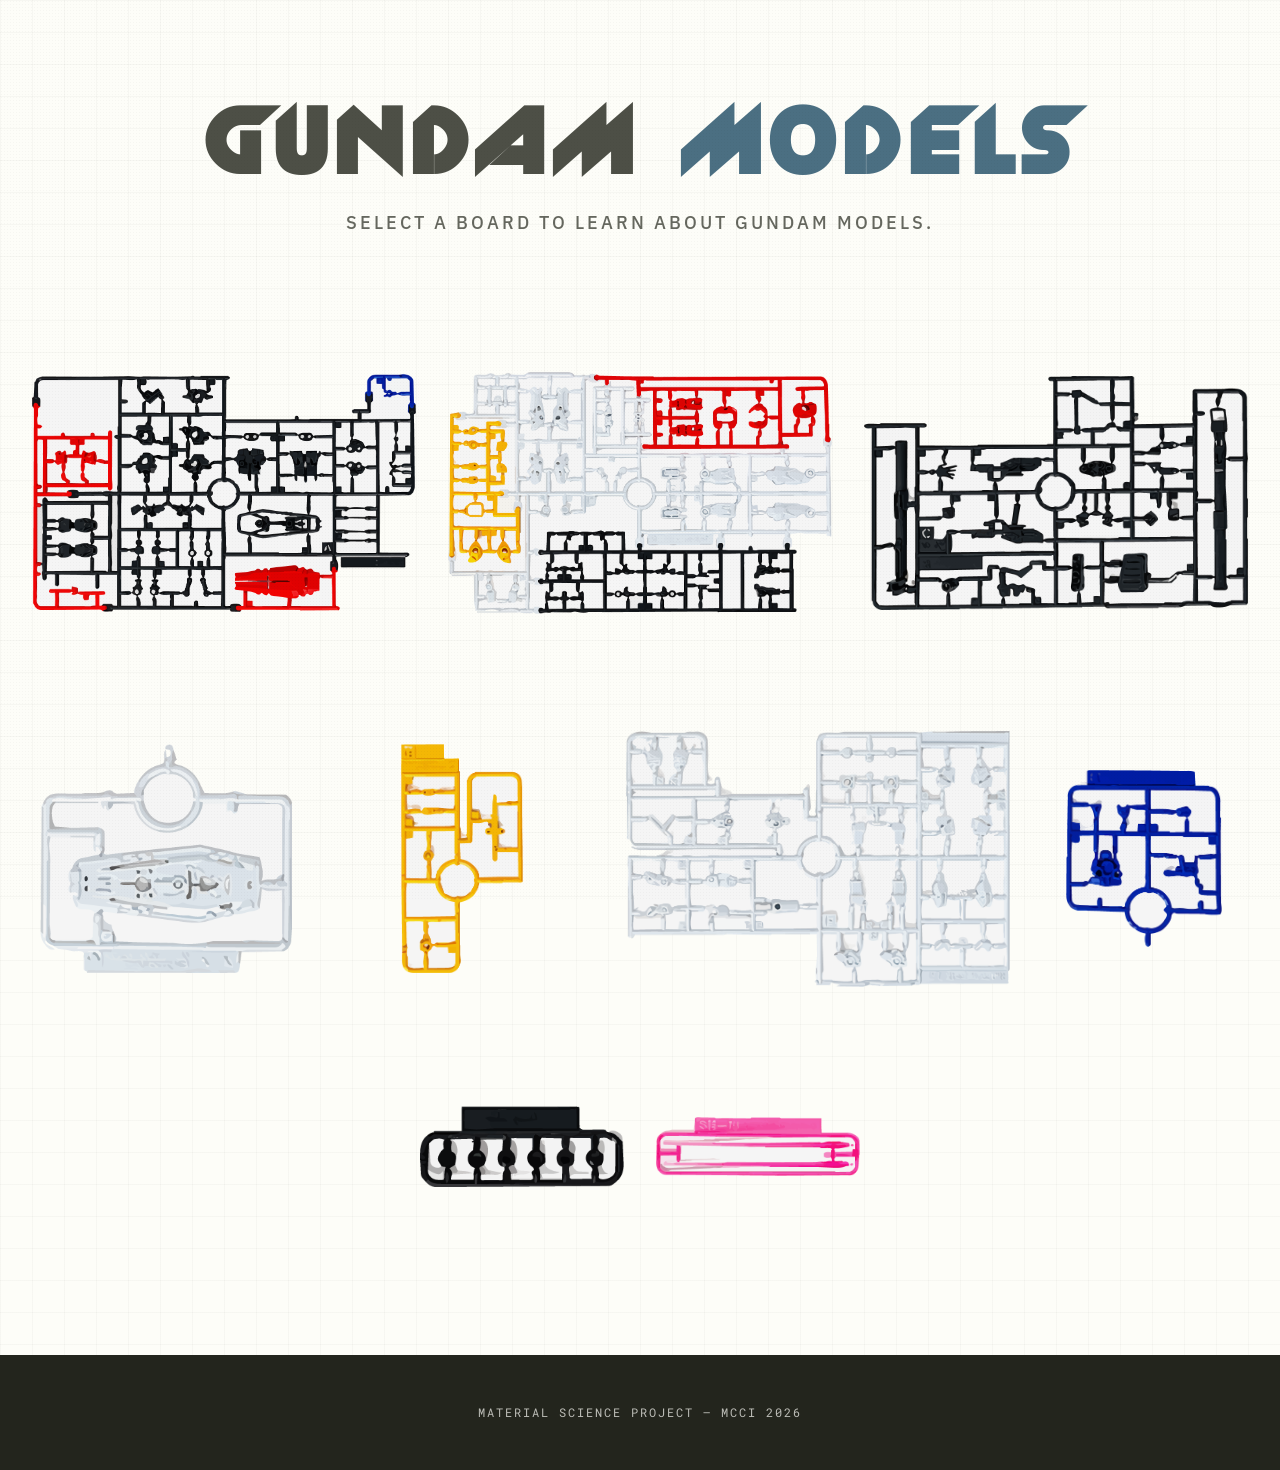
<file: index.html>
<!DOCTYPE html>
<html lang="en">
<head>
  <meta charset="UTF-8">
  <meta name="viewport" content="width=device-width, initial-scale=1.0">
  <title>Gundam Model — Material Science Project</title>
  <link rel="preconnect" href="https://fonts.googleapis.com">
  <link rel="preconnect" href="https://fonts.gstatic.com" crossorigin>
  <link href="https://fonts.googleapis.com/css2?family=Courier+Prime&family=Jost:ital,wght@0,100..900;1,100..900&family=Lacquer&family=Noto+Sans:ital,wght@0,100..900;1,100..900&family=Outfit:wght@100..900&family=Press+Start+2P&family=Roboto+Mono:wght@500&family=Ropa+Sans&display=swap" rel="stylesheet">
  <link rel="stylesheet" href="./styles.css">
  <link rel="icon" href="./assets/gundam_icon.ico" type="image/x-icon">
</head>
<body class="home-page">
  <div class="particle-background" aria-hidden="true"></div>
  <canvas class="ghost-canvas" aria-hidden="true"></canvas>
  <div class="grain-overlay" aria-hidden="true"></div>
  <main>
    <section class="hero">
      <div class="container">
        <h1 class="hero-title">Gundam <span class="hero-accent">Models</span></h1>
        <p class="hero-subtitle">Select a board to learn about Gundam models.</p>
      </div>
    </section>
    <section class="board-section">
      <div class="board-grid">
        <a href="cultural-significance.html" class="board-card large"><img src="./assets/boardA_unselected.png" alt="Board A" class="board-image" data-hover="./assets/boardA_selected.png"><div class="board-label">Cultural Significance</div><div class="board-tag">Board A</div></a>
        <a href="historical-context.html" class="board-card large"><img src="./assets/boardB_unselected.png" alt="Board B" class="board-image" data-hover="./assets/boardB_selected.png"><div class="board-label">Historical Context</div><div class="board-tag">Board B</div></a>
        <a href="plastic-origin.html" class="board-card large"><img src="./assets/boardC_unselected.png" alt="Board C" class="board-image" data-hover="./assets/boardC_selected.png"><div class="board-label">Plastic Origin</div><div class="board-tag">Board C</div></a>
        <a href="material-properties.html" class="board-card medium"><img src="./assets/boardD_unselected.png" alt="Board D" class="board-image" data-hover="./assets/boardD_selected.png"><div class="board-label">Material Properties</div><div class="board-tag">Board D</div></a>
        <a href="manufacturing-process.html" class="board-card medium"><img src="./assets/boardE_unselected.png" alt="Board E" class="board-image" data-hover="./assets/boardE_selected.png"><div class="board-label">Manufacturing Process</div><div class="board-tag">Board E</div></a>
        <a href="design-analysis.html" class="board-card large"><img src="./assets/boardF_unselected.png" alt="Board F" class="board-image" data-hover="./assets/boardF_selected.png"><div class="board-label">Design Analysis</div><div class="board-tag">Board F</div></a>
        <a href="assembly.html" class="board-card small"><img src="./assets/boardI1_unselected.png" alt="Board I1" class="board-image" data-hover="./assets/boardI1_selected.png"><div class="board-label">Assembly</div><div class="board-tag">Board I1</div></a>
        <a href="environmental-impact.html" class="board-card small"><img src="./assets/boardPC-7_unselected.png" alt="Board PC-7" class="board-image" data-hover="./assets/boardPC-7_selected.png"><div class="board-label">Environmental Impact</div><div class="board-tag">Board PC-7</div></a>
        <a href="sources.html" class="board-card small"><img src="./assets/boardSB13_unselected.png" alt="Board SB13" class="board-image" data-hover="./assets/boardSB13_selected.png"><div class="board-label">Conclusion + Sources</div><div class="board-tag">Board SB13</div></a>
      </div>
    </section>
  </main>
  <div class="window-layer" aria-live="polite"></div>
  <footer class="footer"><div class="container"><p class="footer-text">Material Science Project — MCCI 2026</p></div></footer>
  <script src="./script.js" defer></script>
</body>
</html>
</file>
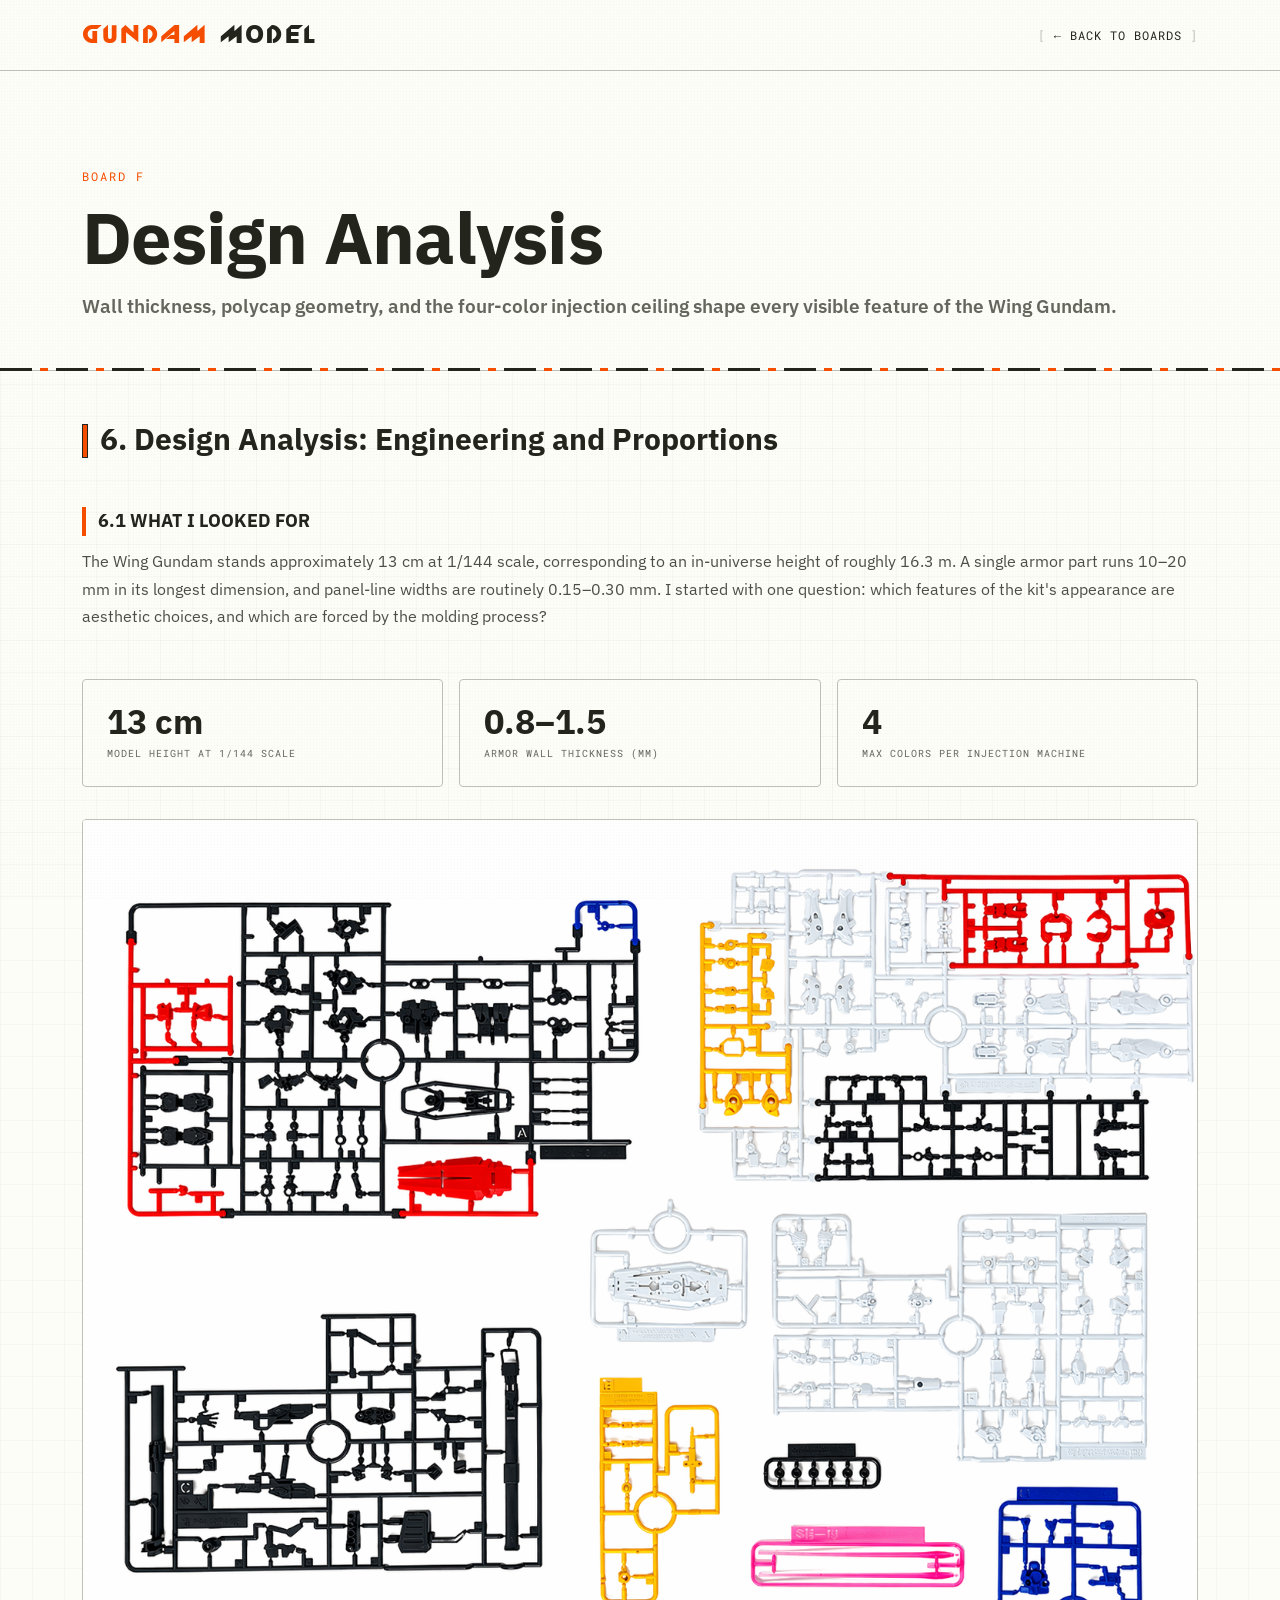
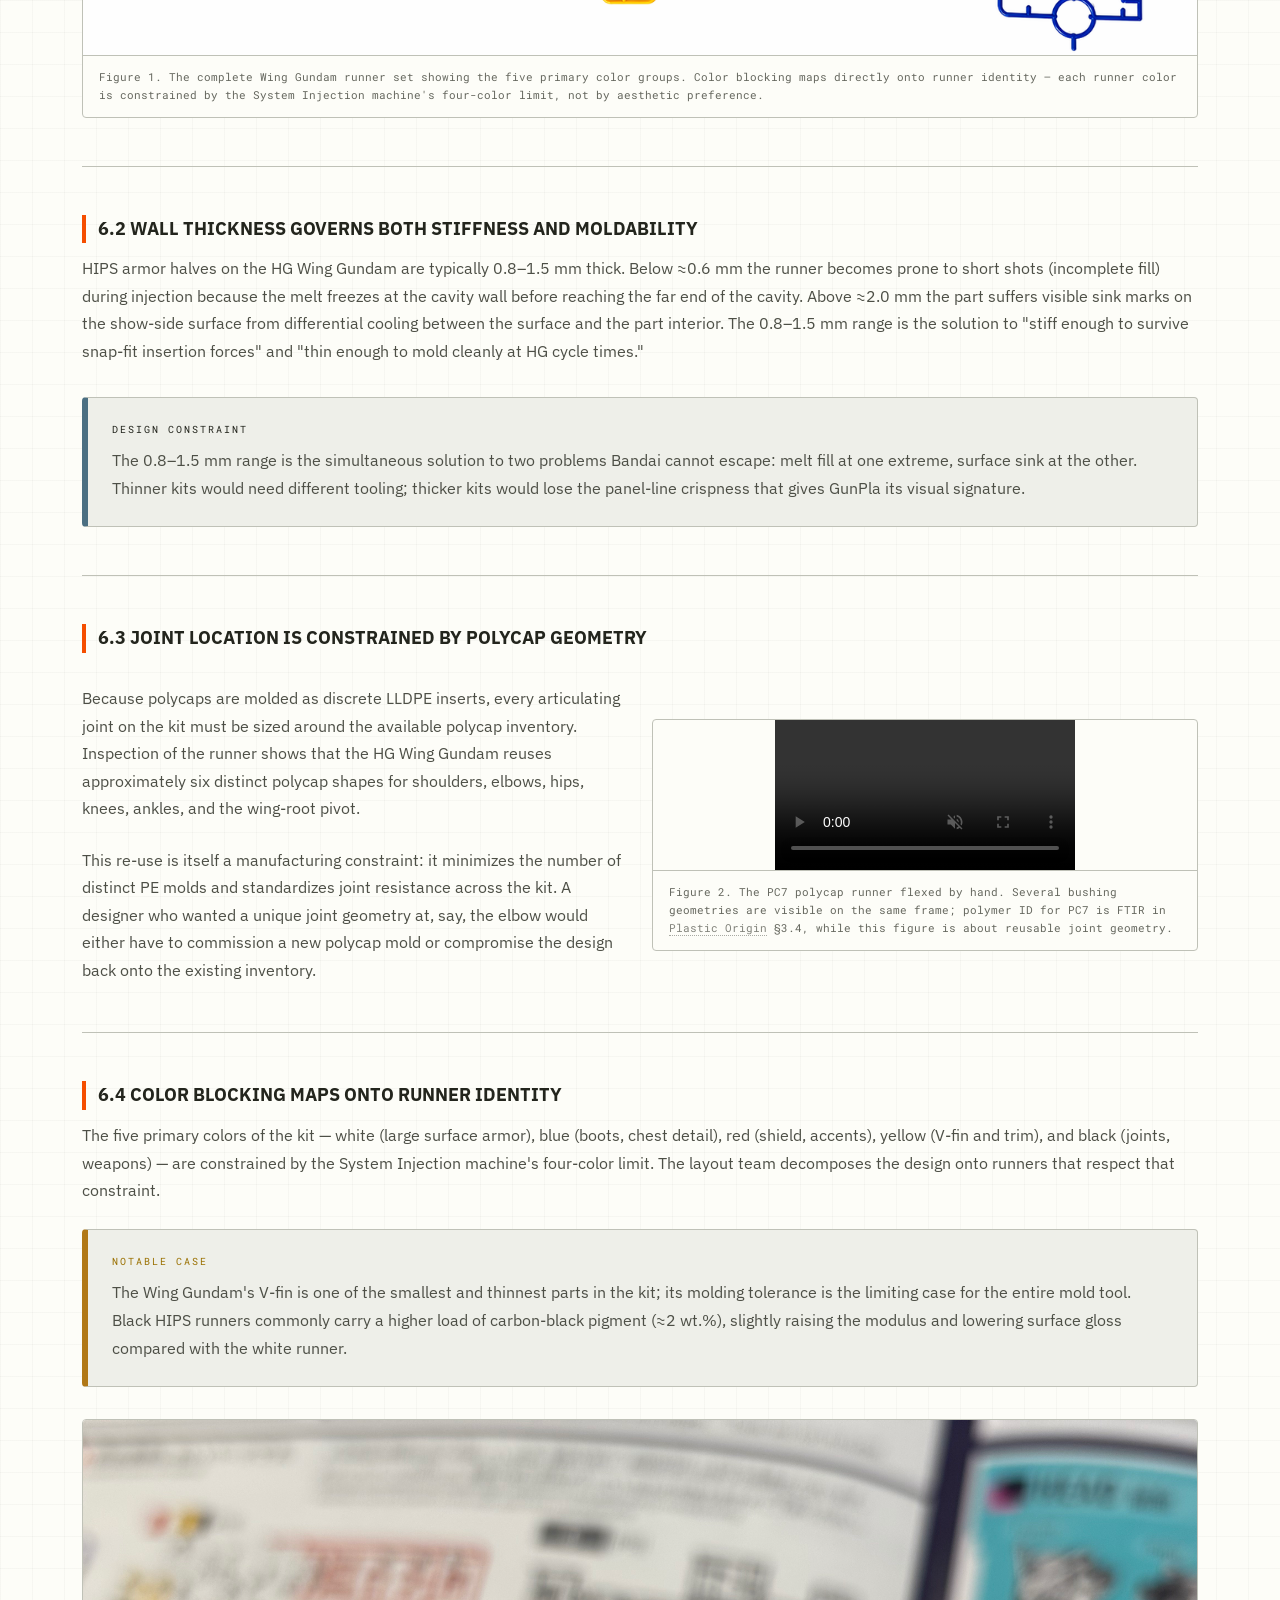
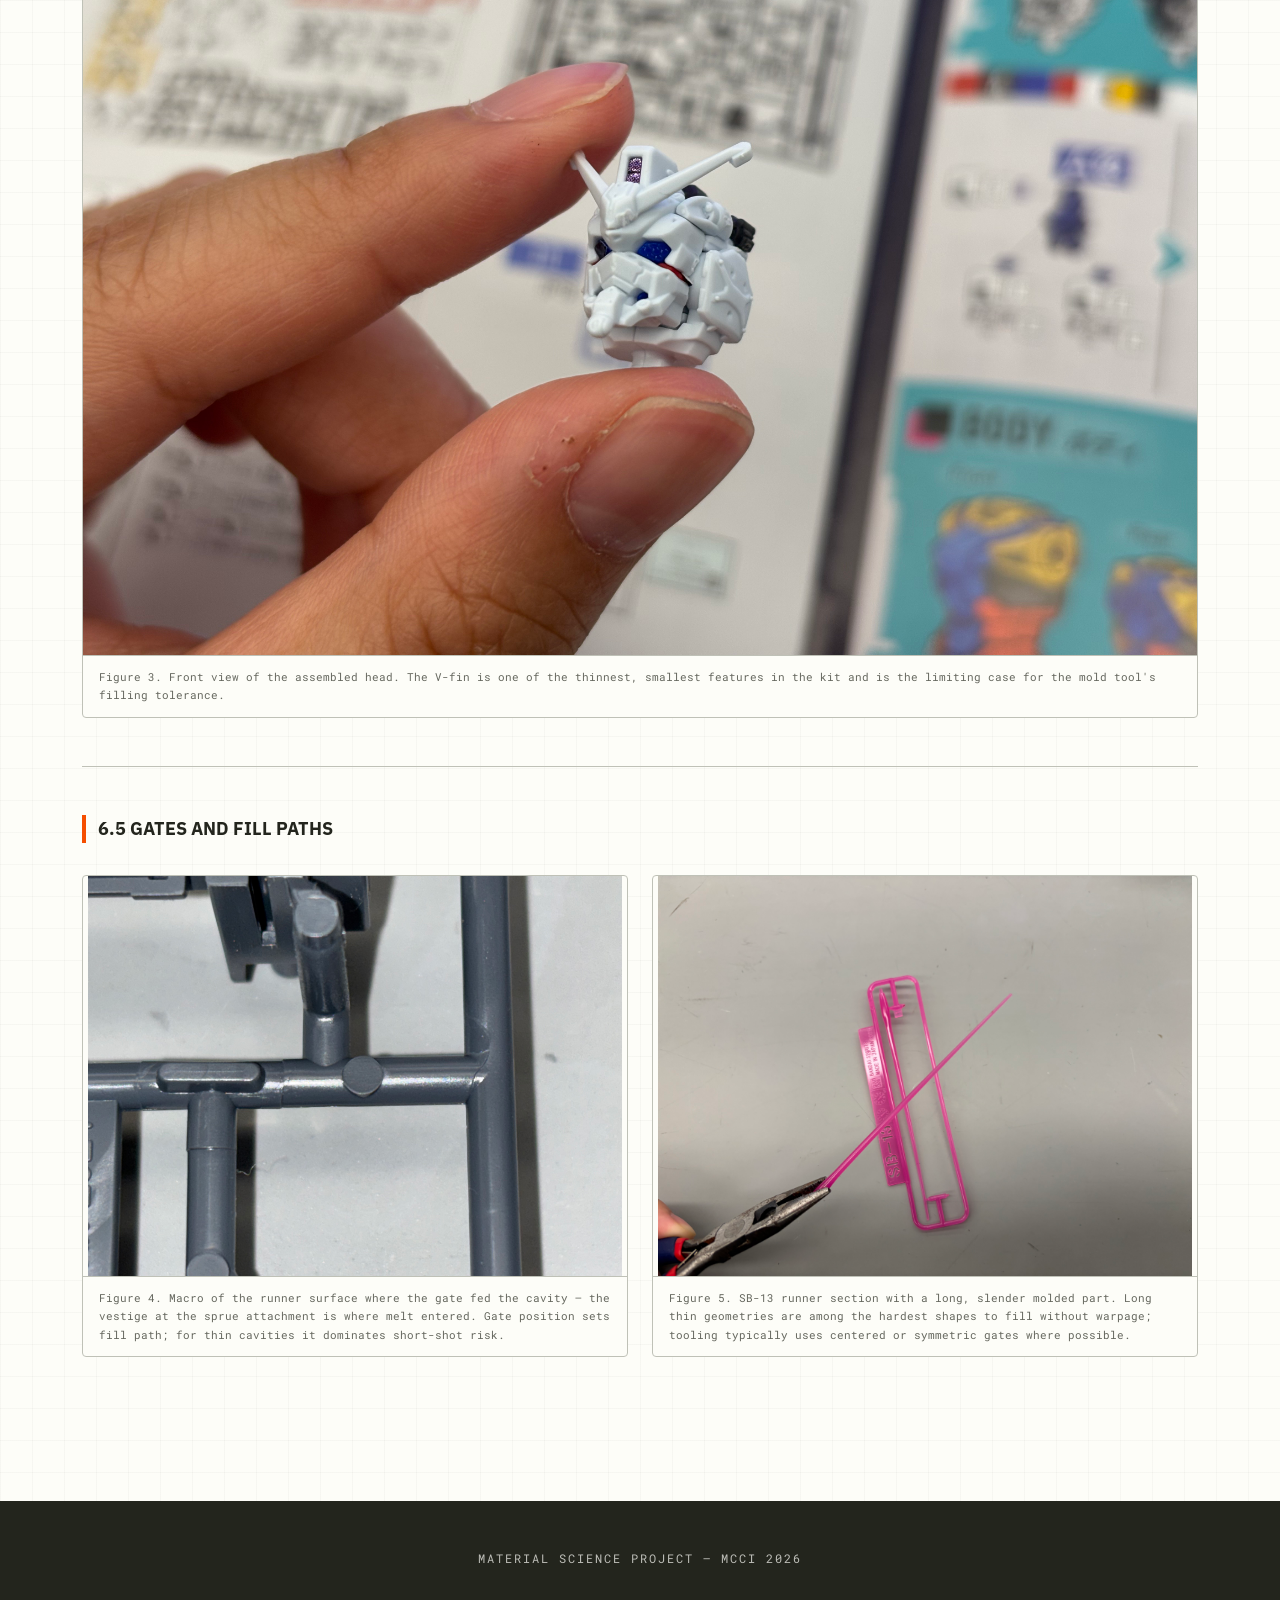
<file: design-analysis.html>
<!DOCTYPE html>
<html lang="en">
<head>
  <meta charset="UTF-8">
  <meta name="viewport" content="width=device-width, initial-scale=1.0">
  <title>Design Analysis — GunPla</title>
  <link rel="preconnect" href="https://fonts.googleapis.com">
  <link rel="preconnect" href="https://fonts.gstatic.com" crossorigin>
  <link href="https://fonts.googleapis.com/css2?family=Courier+Prime&family=Jost:ital,wght@0,100..900;1,100..900&family=Lacquer&family=Noto+Sans:ital,wght@0,100..900;1,100..900&family=Outfit:wght@100..900&family=Press+Start+2P&family=Roboto+Mono:wght@500&family=Ropa+Sans&display=swap" rel="stylesheet">
  <link rel="stylesheet" href="./styles.css">
  <link rel="icon" href="./assets/gundam_icon.ico" type="image/x-icon">
</head>
<body class="content-page">
  <div class="particle-background" aria-hidden="true"></div>
  <canvas class="ghost-canvas" aria-hidden="true"></canvas>
  <div class="grain-overlay" aria-hidden="true"></div>

  <header class="header">
    <div class="container header-inner">
      <a href="index.html" class="logo"><span class="logo-accent">Gundam</span> Model</a>
      <a href="index.html" class="back-link">← Back to Boards</a>
    </div>
  </header>

  <main>
    <div class="page-header">
      <div class="container">
        <div class="page-badge">Board F</div>
        <h1 class="page-title">Design Analysis</h1>
        <p class="page-subtitle">Wall thickness, polycap geometry, and the four-color injection ceiling shape every visible feature of the Wing Gundam.</p>
      </div>
    </div>

    <div class="content">
      <div class="page-body animate-in">

        <div class="section-block">
          <div class="section-heading">
            <div class="section-heading-bar"></div>
            <h2>6. Design Analysis: Engineering and Proportions</h2>
          </div>
        </div>

        <div class="section-block">
          <p class="sub-heading">6.1 What I Looked For</p>
          <div class="body-text">
            <p>The Wing Gundam stands approximately 13 cm at 1/144 scale, corresponding to an in-universe height of roughly 16.3 m. A single armor part runs 10–20 mm in its longest dimension, and panel-line widths are routinely 0.15–0.30 mm. I started with one question: which features of the kit's appearance are aesthetic choices, and which are forced by the molding process?</p>
          </div>
        </div>

        <div class="stats-row">
          <div class="stat-card">
            <div class="stat-num">13 cm</div>
            <div class="stat-lbl">Model height at 1/144 scale</div>
          </div>
          <div class="stat-card">
            <div class="stat-num">0.8–1.5</div>
            <div class="stat-lbl">Armor wall thickness (mm)</div>
          </div>
          <div class="stat-card">
            <div class="stat-num">4</div>
            <div class="stat-lbl">Max colors per injection machine</div>
          </div>
        </div>

        <figure class="fig">
          <img src="./assets/gundam_parts.PNG" alt="The complete Wing Gundam runner set showing the five primary color groups.">
          <figcaption>Figure 1. The complete Wing Gundam runner set showing the five primary color groups. Color blocking maps directly onto runner identity — each runner color is constrained by the System Injection machine's four-color limit, not by aesthetic preference.</figcaption>
        </figure>

        <hr class="section-divider">

        <div class="section-block">
          <p class="sub-heading">6.2 Wall Thickness Governs Both Stiffness and Moldability</p>
          <div class="body-text">
            <p>HIPS armor halves on the HG Wing Gundam are typically 0.8–1.5 mm thick. Below ≈0.6 mm the runner becomes prone to short shots (incomplete fill) during injection because the melt freezes at the cavity wall before reaching the far end of the cavity. Above ≈2.0 mm the part suffers visible sink marks on the show-side surface from differential cooling between the surface and the part interior. The 0.8–1.5 mm range is the solution to "stiff enough to survive snap-fit insertion forces" and "thin enough to mold cleanly at HG cycle times."</p>
          </div>
          <div class="callout">
            <div class="callout-label">Design Constraint</div>
            <p>The 0.8–1.5 mm range is the simultaneous solution to two problems Bandai cannot escape: melt fill at one extreme, surface sink at the other. Thinner kits would need different tooling; thicker kits would lose the panel-line crispness that gives GunPla its visual signature.</p>
          </div>
        </div>

        <hr class="section-divider">

        <div class="section-block">
          <p class="sub-heading">6.3 Joint Location Is Constrained by Polycap Geometry</p>
          <div class="media-split">
            <div class="text-col body-text">
              <p>Because polycaps are molded as discrete LLDPE inserts, every articulating joint on the kit must be sized around the available polycap inventory. Inspection of the runner shows that the HG Wing Gundam reuses approximately six distinct polycap shapes for shoulders, elbows, hips, knees, ankles, and the wing-root pivot.</p>
              <p>This re-use is itself a manufacturing constraint: it minimizes the number of distinct PE molds and standardizes joint resistance across the kit. A designer who wanted a unique joint geometry at, say, the elbow would either have to commission a new polycap mold or compromise the design back onto the existing inventory.</p>
            </div>
            <figure class="fig">
              <video src="./assets/bending_polycap.mp4" controls muted loop playsinline preload="metadata"></video>
              <figcaption>Figure 2. The PC7 polycap runner flexed by hand. Several bushing geometries are visible on the same frame; polymer ID for PC7 is FTIR in <a href="plastic-origin.html">Plastic Origin</a> §3.4, while this figure is about reusable joint geometry.</figcaption>
            </figure>
          </div>
        </div>

        <hr class="section-divider">

        <div class="section-block">
          <p class="sub-heading">6.4 Color Blocking Maps onto Runner Identity</p>
          <div class="body-text">
            <p>The five primary colors of the kit — white (large surface armor), blue (boots, chest detail), red (shield, accents), yellow (V-fin and trim), and black (joints, weapons) — are constrained by the System Injection machine's four-color limit. The layout team decomposes the design onto runners that respect that constraint.</p>
          </div>
          <div class="callout yellow mt-5">
            <div class="callout-label">Notable Case</div>
            <p>The Wing Gundam's V-fin is one of the smallest and thinnest parts in the kit; its molding tolerance is the limiting case for the entire mold tool. Black HIPS runners commonly carry a higher load of carbon-black pigment (≈2 wt.%), slightly raising the modulus and lowering surface gloss compared with the white runner.</p>
          </div>
          <figure class="fig">
            <img src="./assets/built_gundam_head_front.jpeg" alt="Front view of assembled Wing Gundam head showing the V-fin.">
            <figcaption>Figure 3. Front view of the assembled head. The V-fin is one of the thinnest, smallest features in the kit and is the limiting case for the mold tool's filling tolerance.</figcaption>
          </figure>
        </div>

        <hr class="section-divider">

        <div class="section-block">
          <p class="sub-heading">6.5 Gates and Fill Paths</p>
          <div class="media-split">
            <figure class="fig">
              <img src="./assets/injection_molding_boardA.jpeg" alt="Macro photo of runner gate marks at cavity entry.">
              <figcaption>Figure 4. Macro of the runner surface where the gate fed the cavity — the vestige at the sprue attachment is where melt entered. Gate position sets fill path; for thin cavities it dominates short-shot risk.</figcaption>
            </figure>
            <figure class="fig fig--contain">
              <img src="./assets/sb_13_held_by_tweezers.jpeg" alt="SB-13 runner with a long slender molded part held in tweezers.">
              <figcaption>Figure 5. SB-13 runner section with a long, slender molded part. Long thin geometries are among the hardest shapes to fill without warpage; tooling typically uses centered or symmetric gates where possible.</figcaption>
            </figure>
          </div>
        </div>

      </div>
    </div>
  </main>

  <footer class="footer">
    <div class="container"><p class="footer-text">Material Science Project — MCCI 2026</p></div>
  </footer>
  <script src="./script.js" defer></script>
</body>
</html>
</file>
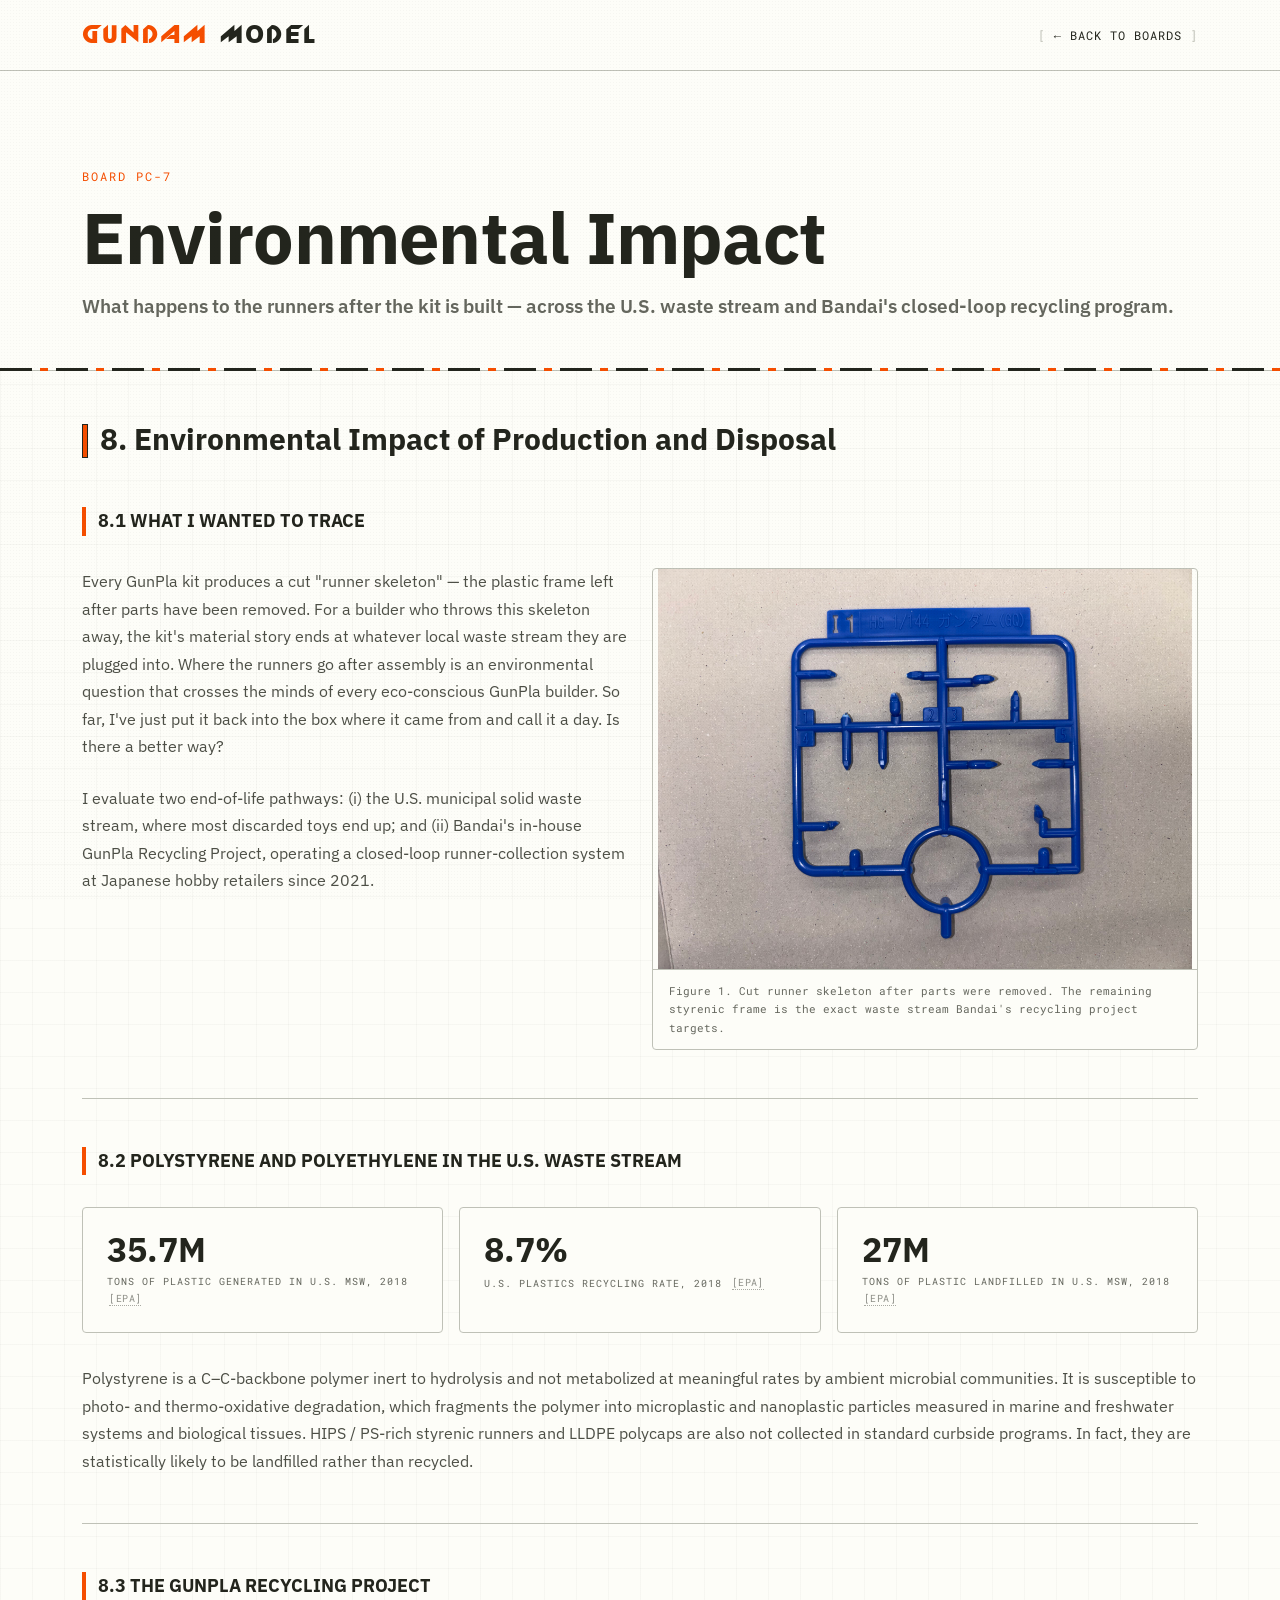
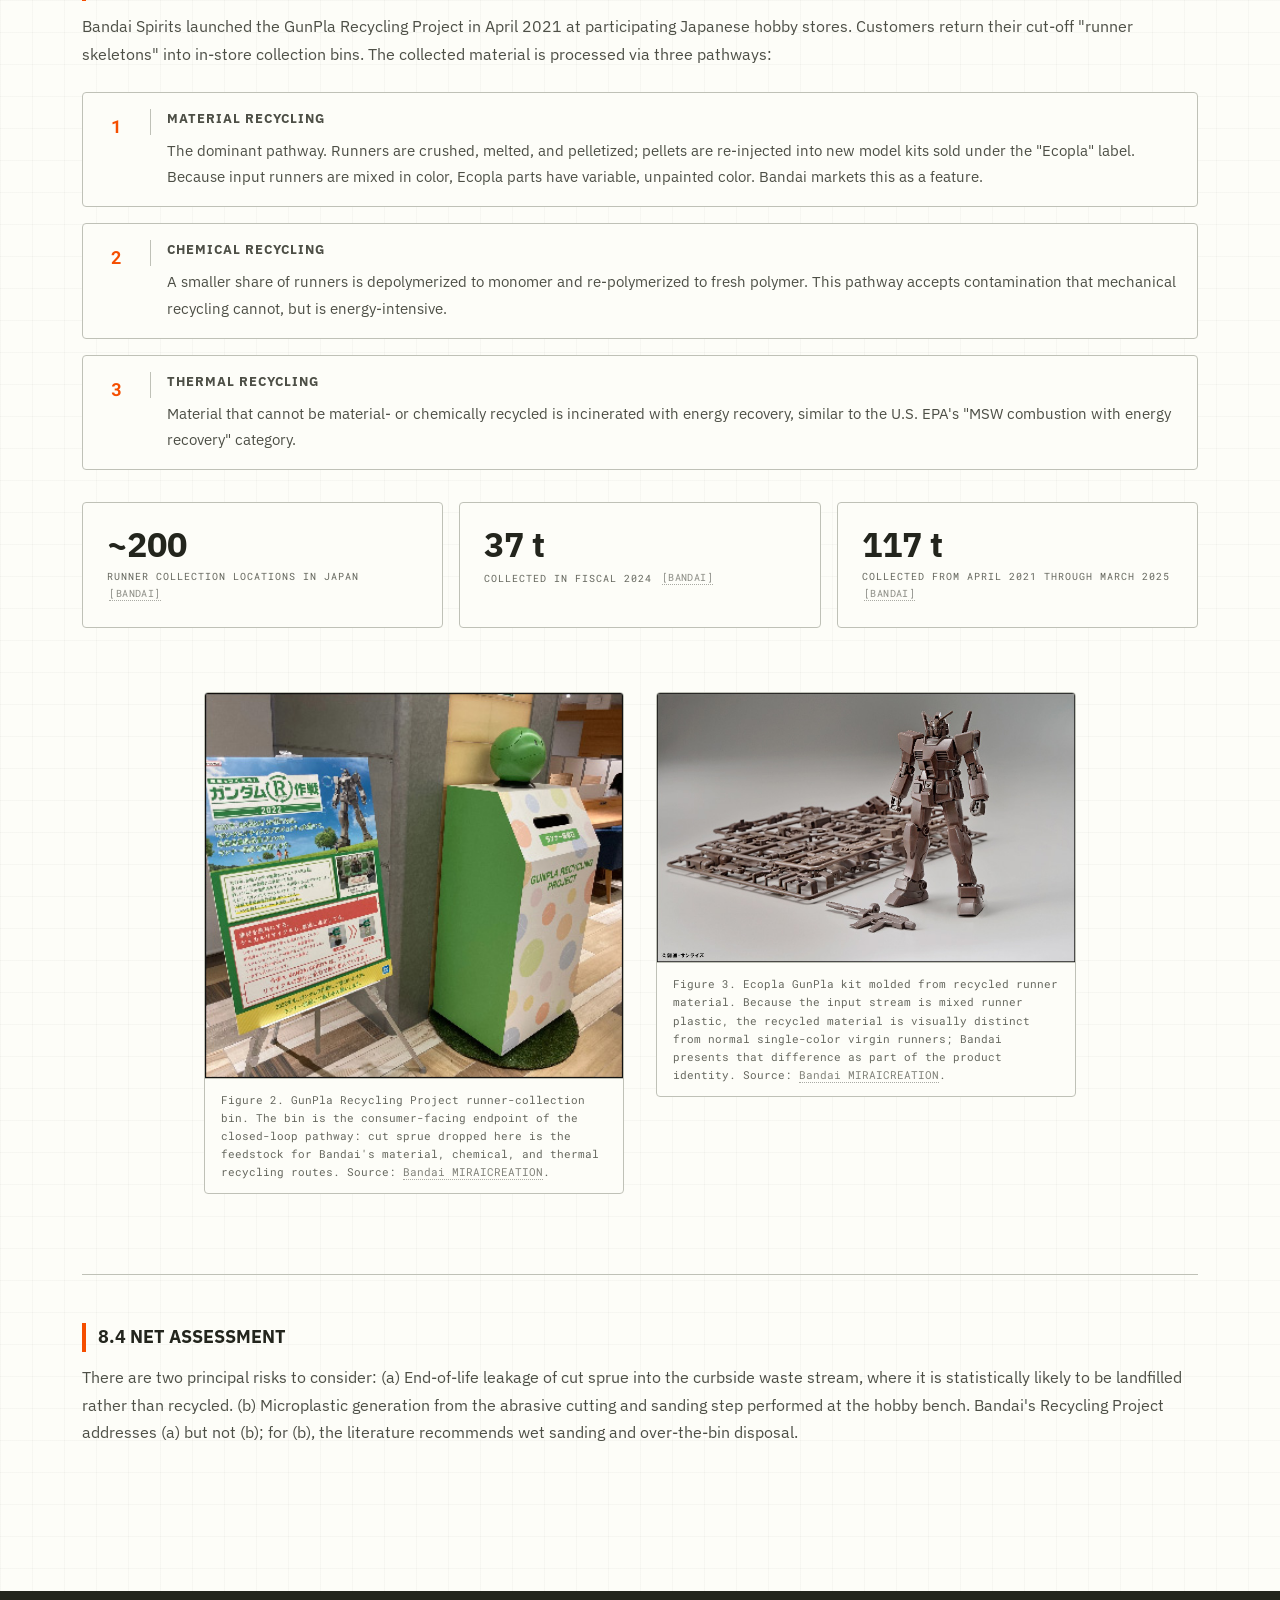
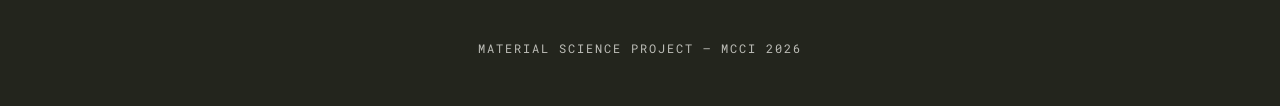
<file: environmental-impact.html>
<!DOCTYPE html>
<html lang="en">
<head>
  <meta charset="UTF-8">
  <meta name="viewport" content="width=device-width, initial-scale=1.0">
  <title>Environmental Impact — GunPla</title>
  <link rel="preconnect" href="https://fonts.googleapis.com">
  <link rel="preconnect" href="https://fonts.gstatic.com" crossorigin>
  <link href="https://fonts.googleapis.com/css2?family=Courier+Prime&family=Jost:ital,wght@0,100..900;1,100..900&family=Lacquer&family=Noto+Sans:ital,wght@0,100..900;1,100..900&family=Outfit:wght@100..900&family=Press+Start+2P&family=Roboto+Mono:wght@500&family=Ropa+Sans&display=swap" rel="stylesheet">
  <link rel="stylesheet" href="./styles.css">
  <link rel="icon" href="./assets/gundam_icon.ico" type="image/x-icon">
</head>
<body class="content-page">
  <div class="particle-background" aria-hidden="true"></div>
  <canvas class="ghost-canvas" aria-hidden="true"></canvas>
  <div class="grain-overlay" aria-hidden="true"></div>

  <header class="header">
    <div class="container header-inner">
      <a href="index.html" class="logo"><span class="logo-accent">Gundam</span> Model</a>
      <a href="index.html" class="back-link">← Back to Boards</a>
    </div>
  </header>

  <main>
    <div class="page-header">
      <div class="container">
        <div class="page-badge">Board PC-7</div>
        <h1 class="page-title">Environmental Impact</h1>
        <p class="page-subtitle">What happens to the runners after the kit is built — across the U.S. waste stream and Bandai's closed-loop recycling program.</p>
      </div>
    </div>

    <div class="content">
      <div class="page-body animate-in">

        <div class="section-block">
          <div class="section-heading">
            <div class="section-heading-bar"></div>
            <h2>8. Environmental Impact of Production and Disposal</h2>
          </div>
        </div>

        <div class="section-block">
          <p class="sub-heading">8.1 What I Wanted to Trace</p>
          
          <div class="media-split">
            <div class="text-col">
              <div class="body-text">
                <p>Every GunPla kit produces a cut "runner skeleton" — the plastic frame left after parts have been removed. For a builder who throws this skeleton away, the kit's material story ends at whatever local waste stream they are plugged into. Where the runners go after assembly is an environmental question that crosses the minds of every eco-conscious GunPla builder. So far, I've just put it back into the box where it came from and call it a day. Is there a better way?</p>
                <p>I evaluate two end-of-life pathways: (i) the U.S. municipal solid waste stream, where most discarded toys end up; and (ii) Bandai's in-house GunPla Recycling Project, operating a closed-loop runner-collection system at Japanese hobby retailers since 2021.</p>
              </div>
            </div>
            <div class="img-col">
            <figure class="fig fig--contain">
              <img src="./assets/runner_skeleton_boardI.jpeg" alt="Cut runner skeleton after parts were removed.">
              <figcaption>Figure 1. Cut runner skeleton after parts were removed. The remaining styrenic frame is the exact waste stream Bandai's recycling project targets.</figcaption>
            </figure>
            </div>
          </div>
        </div>

        <hr class="section-divider">

        <div class="section-block">
          <p class="sub-heading">8.2 Polystyrene and Polyethylene in the U.S. Waste Stream</p>

          <div class="stats-row">
            <div class="stat-card">
              <div class="stat-num">35.7M</div>
              <div class="stat-lbl">Tons of plastic generated in U.S. MSW, 2018 <a class="source-link" href="https://www.epa.gov/facts-and-figures-about-materials-waste-and-recycling/plastics-material-specific-data">[EPA]</a></div>
            </div>
            <div class="stat-card">
              <div class="stat-num">8.7%</div>
              <div class="stat-lbl">U.S. plastics recycling rate, 2018 <a class="source-link" href="https://www.epa.gov/facts-and-figures-about-materials-waste-and-recycling/plastics-material-specific-data">[EPA]</a></div>
            </div>
            <div class="stat-card">
              <div class="stat-num">27M</div>
              <div class="stat-lbl">Tons of plastic landfilled in U.S. MSW, 2018 <a class="source-link" href="https://www.epa.gov/facts-and-figures-about-materials-waste-and-recycling/plastics-material-specific-data">[EPA]</a></div>
            </div>
          </div>

          <div class="body-text">
          <p>Polystyrene is a C–C-backbone polymer inert to hydrolysis and not metabolized at meaningful rates by ambient microbial communities. It is susceptible to photo- and thermo-oxidative degradation, which fragments the polymer into microplastic and nanoplastic particles measured in marine and freshwater systems and biological tissues. HIPS / PS-rich styrenic runners and LLDPE polycaps are also not collected in standard curbside programs. In fact, they are statistically likely to be landfilled rather than recycled.</p>
          </div>
        </div>

        <hr class="section-divider">

        <div class="section-block">
          <p class="sub-heading">8.3 The GunPla Recycling Project</p>
          <div class="body-text">
            <p>Bandai Spirits launched the GunPla Recycling Project in April 2021 at participating Japanese hobby stores. Customers return their cut-off "runner skeletons" into in-store collection bins. The collected material is processed via three pathways:</p>
          </div>

          <div class="step-cards mt-5">
            <div class="step-card">
              <div class="step-num step-letter">1</div>
              <div>
                <div class="step-title">Material Recycling</div>
                <div class="step-text">The dominant pathway. Runners are crushed, melted, and pelletized; pellets are re-injected into new model kits sold under the "Ecopla" label. Because input runners are mixed in color, Ecopla parts have variable, unpainted color. Bandai markets this as a feature.</div>
              </div>
            </div>
            <div class="step-card">
              <div class="step-num step-letter">2</div>
              <div>
                <div class="step-title">Chemical Recycling</div>
                <div class="step-text">A smaller share of runners is depolymerized to monomer and re-polymerized to fresh polymer. This pathway accepts contamination that mechanical recycling cannot, but is energy-intensive.</div>
              </div>
            </div>
            <div class="step-card">
              <div class="step-num step-letter">3</div>
              <div>
                <div class="step-title">Thermal Recycling</div>
                <div class="step-text">Material that cannot be material- or chemically recycled is incinerated with energy recovery, similar to the U.S. EPA's "MSW combustion with energy recovery" category.</div>
              </div>
            </div>
          </div>

          <div class="stats-row mt-6">
            <div class="stat-card">
              <div class="stat-num">~200</div>
              <div class="stat-lbl">Runner collection locations in Japan <a class="source-link" href="https://www.bandainamco.co.jp/en/sustainability/actions/gunpla-recycle.html">[Bandai]</a></div>
            </div>
            <div class="stat-card">
              <div class="stat-num">37 t</div>
              <div class="stat-lbl">Collected in fiscal 2024 <a class="source-link" href="https://www.bandainamco.co.jp/en/sustainability/actions/gunpla-recycle.html">[Bandai]</a></div>
            </div>
            <div class="stat-card">
              <div class="stat-num">117 t</div>
              <div class="stat-lbl">Collected from April 2021 through March 2025 <a class="source-link" href="https://www.bandainamco.co.jp/en/sustainability/actions/gunpla-recycle.html">[Bandai]</a></div>
            </div>
          </div>

          <div class="fig-row" style="display: flex; gap: 2rem; flex-wrap: wrap; justify-content: center; align-items: flex-start;">
            <figure class="fig fig--contain" style="flex: 1 1 280px; max-width: 420px;">
              <img src="./assets/online_gunpla_recycling_bin.jpg" alt="GunPla Recycling Project runner collection bin.">
              <figcaption>Figure 2. GunPla Recycling Project runner-collection bin. The bin is the consumer-facing endpoint of the closed-loop pathway: cut sprue dropped here is the feedstock for Bandai's material, chemical, and thermal recycling routes. Source: <a href="https://www.bandai.co.jp/en/miraicreation/plasticmodel/">Bandai MIRAICREATION</a>.</figcaption>
            </figure>
            <figure class="fig fig--contain" style="flex: 1 1 280px; max-width: 420px;">
              <img src="./assets/online_ecopla_kit.jpg" alt="Ecopla GunPla kit molded from recycled runner material.">
              <figcaption>Figure 3. Ecopla GunPla kit molded from recycled runner material. Because the input stream is mixed runner plastic, the recycled material is visually distinct from normal single-color virgin runners; Bandai presents that difference as part of the product identity. Source: <a href="https://www.bandai.co.jp/en/miraicreation/plasticmodel/">Bandai MIRAICREATION</a>.</figcaption>
            </figure>
          </div>
        </div>

        <hr class="section-divider">

        <div class="section-block">
          <p class="sub-heading">8.4 Net Assessment</p>
          <div class="body-text">
            <p>There are two principal risks to consider: (a) End-of-life leakage of cut sprue into the curbside waste stream, where it is statistically likely to be landfilled rather than recycled. (b) Microplastic generation from the abrasive cutting and sanding step performed at the hobby bench. Bandai's Recycling Project addresses (a) but not (b); for (b), the literature recommends wet sanding and over-the-bin disposal.</p>
          </div>
        </div>

      </div>
    </div>
  </main>

  <footer class="footer">
    <div class="container"><p class="footer-text">Material Science Project — MCCI 2026</p></div>
  </footer>
  <script src="./script.js" defer></script>
</body>
</html>
</file>
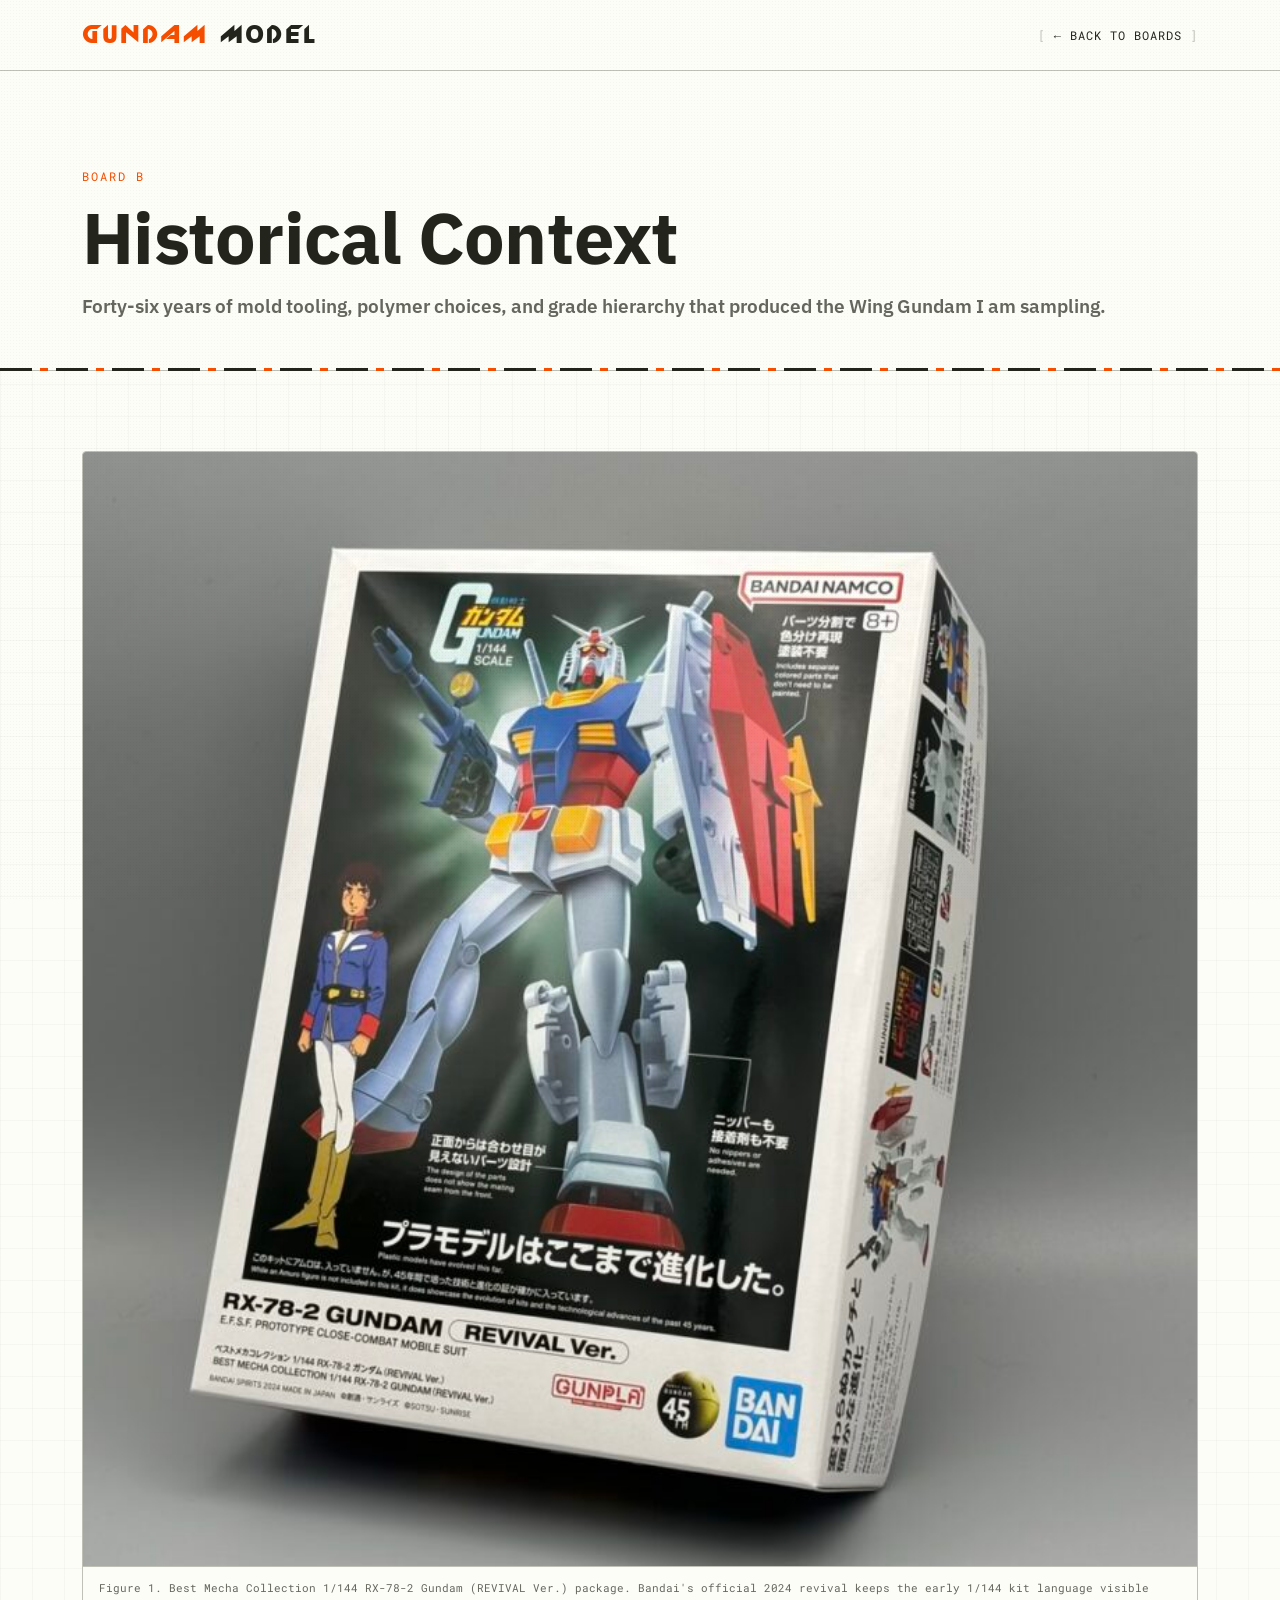
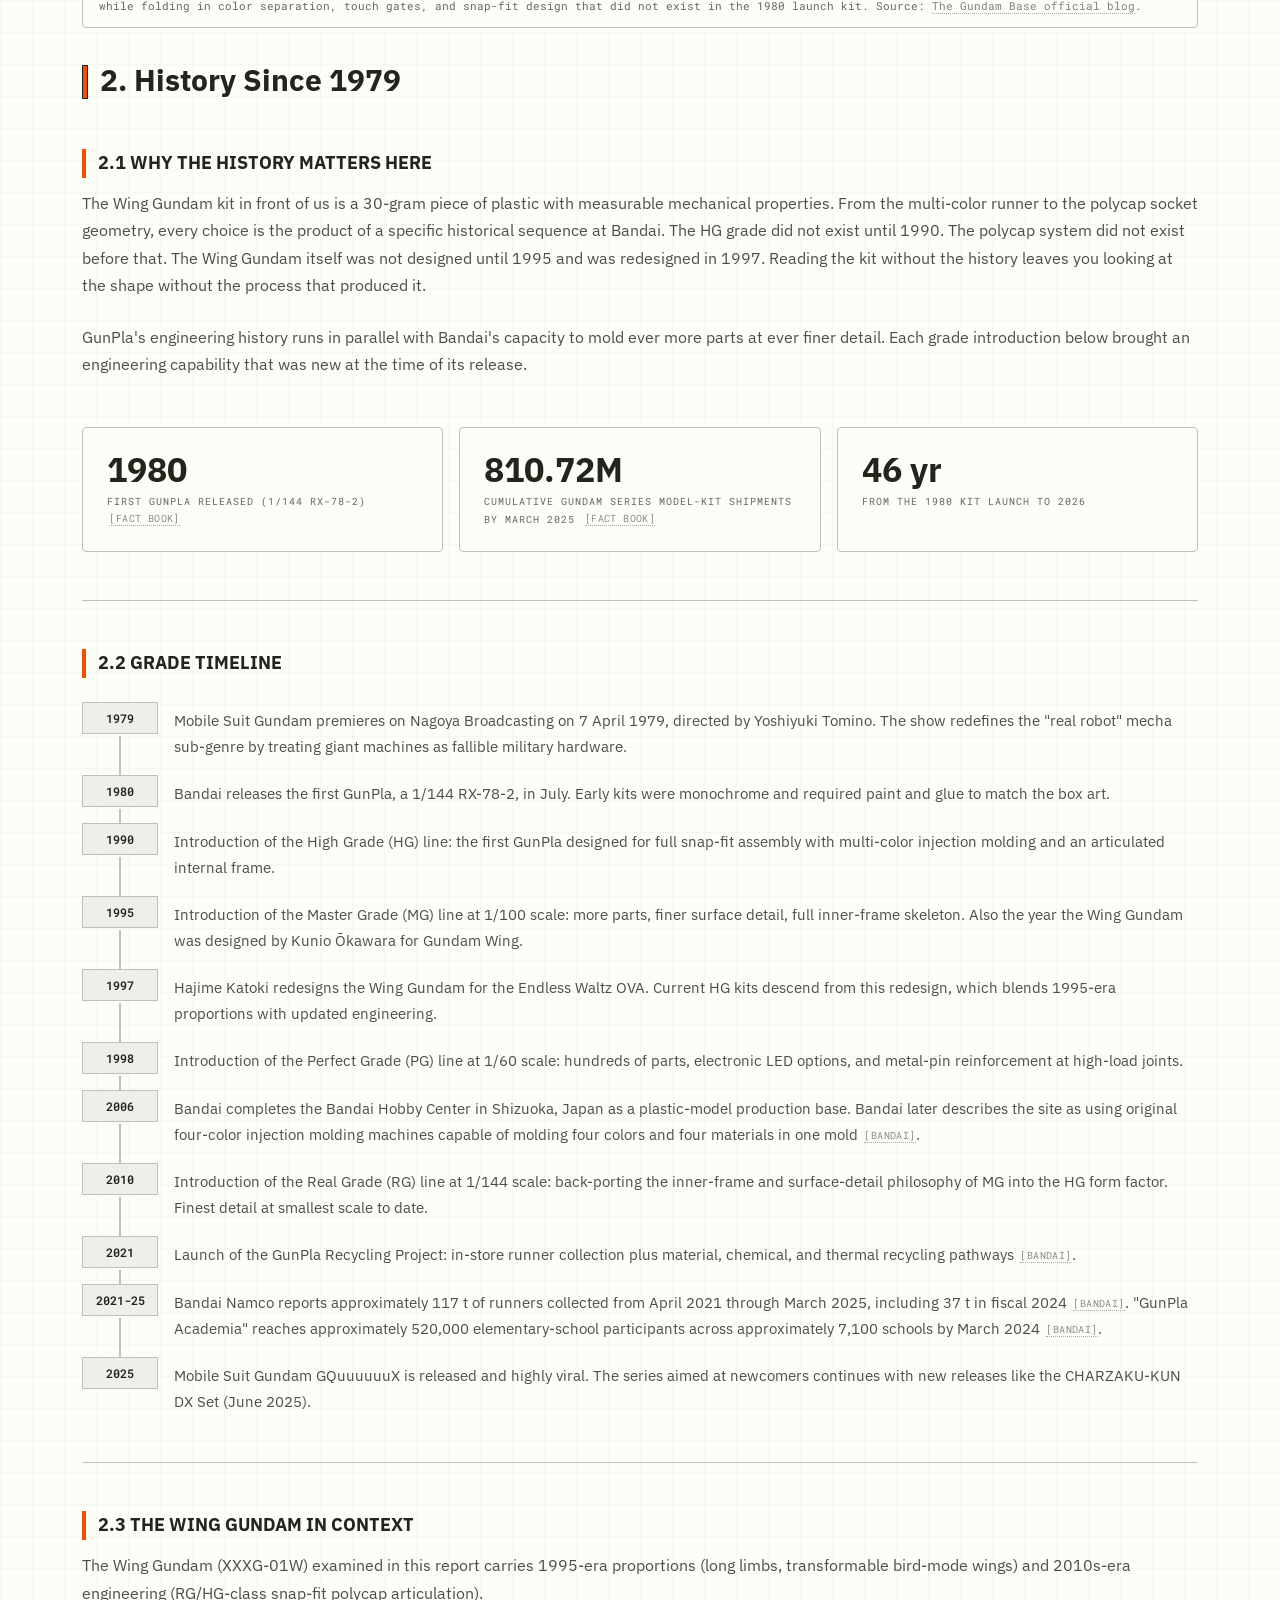
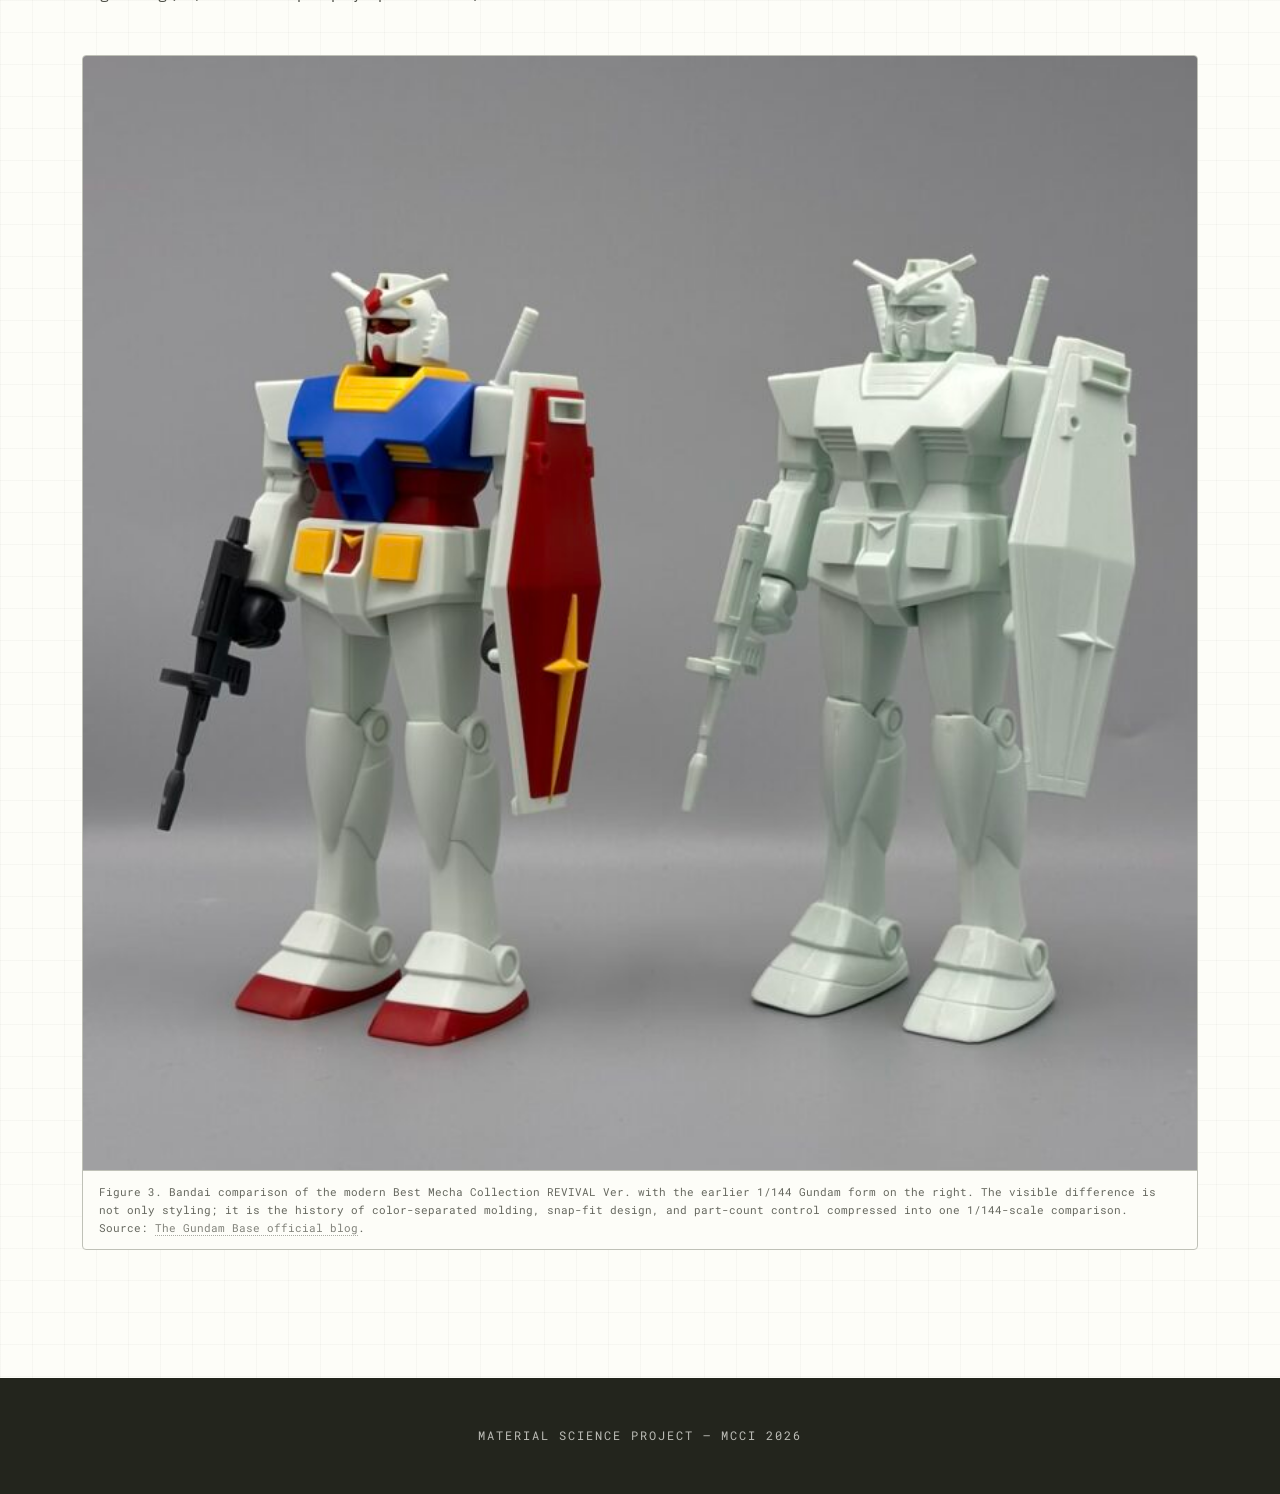
<file: historical-context.html>
<!DOCTYPE html>
<html lang="en">
<head>
  <meta charset="UTF-8">
  <meta name="viewport" content="width=device-width, initial-scale=1.0">
  <title>Historical Context — GunPla</title>
  <link rel="preconnect" href="https://fonts.googleapis.com">
  <link rel="preconnect" href="https://fonts.gstatic.com" crossorigin>
  <link href="https://fonts.googleapis.com/css2?family=Courier+Prime&family=Jost:ital,wght@0,100..900;1,100..900&family=Lacquer&family=Noto+Sans:ital,wght@0,100..900;1,100..900&family=Outfit:wght@100..900&family=Press+Start+2P&family=Roboto+Mono:wght@500&family=Ropa+Sans&display=swap" rel="stylesheet">
  <link rel="stylesheet" href="./styles.css">
  <link rel="icon" href="./assets/gundam_icon.ico" type="image/x-icon">
</head>
<body class="content-page">
  <div class="particle-background" aria-hidden="true"></div>
  <canvas class="ghost-canvas" aria-hidden="true"></canvas>
  <div class="grain-overlay" aria-hidden="true"></div>

  <header class="header">
    <div class="container header-inner">
      <a href="index.html" class="logo"><span class="logo-accent">Gundam</span> Model</a>
      <a href="index.html" class="back-link">← Back to Boards</a>
    </div>
  </header>

  <main>
    <div class="page-header">
      <div class="container">
        <div class="page-badge">Board B</div>
        <h1 class="page-title">Historical Context</h1>
        <p class="page-subtitle">Forty-six years of mold tooling, polymer choices, and grade hierarchy that produced the Wing Gundam I am sampling.</p>
      </div>
    </div>

    <div class="content">
      <div class="page-body animate-in">

        <figure class="fig fig--contain">
          <img src="./assets/online_bmc_revival_package.jpg" alt="Best Mecha Collection 1/144 RX-78-2 Gundam Revival Ver. package.">
          <figcaption>Figure 1. Best Mecha Collection 1/144 RX-78-2 Gundam (REVIVAL Ver.) package. Bandai's official 2024 revival keeps the early 1/144 kit language visible while folding in color separation, touch gates, and snap-fit design that did not exist in the 1980 launch kit. Source: <a href="https://www.gundam-base.net/staffblog/60872.html">The Gundam Base official blog</a>.</figcaption>
        </figure>

        <div class="section-block">
          <div class="section-heading">
            <div class="section-heading-bar"></div>
            <h2>2. History Since 1979</h2>
          </div>
        </div>

        <div class="section-block">
          <p class="sub-heading">2.1 Why the History Matters Here</p>
          <div class="body-text">
            <p>The Wing Gundam kit in front of us is a 30-gram piece of plastic with measurable mechanical properties. From the multi-color runner to the polycap socket geometry, every choice is the product of a specific historical sequence at Bandai. The HG grade did not exist until 1990. The polycap system did not exist before that. The Wing Gundam itself was not designed until 1995 and was redesigned in 1997. Reading the kit without the history leaves you looking at the shape without the process that produced it.</p>
            <p>GunPla's engineering history runs in parallel with Bandai's capacity to mold ever more parts at ever finer detail. Each grade introduction below brought an engineering capability that was new at the time of its release.</p>
          </div>
        </div>

        <div class="stats-row">
          <div class="stat-card">
            <div class="stat-num">1980</div>
            <div class="stat-lbl">First GunPla released (1/144 RX-78-2) <a class="source-link" href="https://www.bandainamco.co.jp/en/ir/library/assets/pdf/2025/factbook2025_en.pdf">[Fact Book]</a></div>
          </div>
          <div class="stat-card">
            <div class="stat-num">810.72M</div>
            <div class="stat-lbl">Cumulative Gundam series model-kit shipments by March 2025 <a class="source-link" href="https://www.bandainamco.co.jp/en/ir/library/assets/pdf/2025/factbook2025_en.pdf">[Fact Book]</a></div>
          </div>
          <div class="stat-card">
            <div class="stat-num">46 yr</div>
            <div class="stat-lbl">From the 1980 kit launch to 2026</div>
          </div>
        </div>

        <hr class="section-divider">

        <div class="section-block">
          <p class="sub-heading">2.2 Grade Timeline</p>
          <ul class="timeline">
            <li class="tl-item">
              <div class="tl-year">1979</div>
              <div class="tl-text">Mobile Suit Gundam premieres on Nagoya Broadcasting on 7 April 1979, directed by Yoshiyuki Tomino. The show redefines the "real robot" mecha sub-genre by treating giant machines as fallible military hardware.</div>
            </li>
            <li class="tl-item">
              <div class="tl-year">1980</div>
              <div class="tl-text">Bandai releases the first GunPla, a 1/144 RX-78-2, in July. Early kits were monochrome and required paint and glue to match the box art.</div>
            </li>
            <li class="tl-item">
              <div class="tl-year">1990</div>
              <div class="tl-text">Introduction of the High Grade (HG) line: the first GunPla designed for full snap-fit assembly with multi-color injection molding and an articulated internal frame. </div>
            </li>
            <li class="tl-item">
              <div class="tl-year">1995</div>
              <div class="tl-text">Introduction of the Master Grade (MG) line at 1/100 scale: more parts, finer surface detail, full inner-frame skeleton. Also the year the Wing Gundam was designed by Kunio Ōkawara for Gundam Wing.</div>
            </li>
            <li class="tl-item">
              <div class="tl-year">1997</div>
              <div class="tl-text">Hajime Katoki redesigns the Wing Gundam for the Endless Waltz OVA. Current HG kits descend from this redesign, which blends 1995-era proportions with updated engineering.</div>
            </li>
            <li class="tl-item">
              <div class="tl-year">1998</div>
              <div class="tl-text">Introduction of the Perfect Grade (PG) line at 1/60 scale: hundreds of parts, electronic LED options, and metal-pin reinforcement at high-load joints.</div>
            </li>
            <li class="tl-item">
              <div class="tl-year">2006</div>
              <div class="tl-text">Bandai completes the Bandai Hobby Center in Shizuoka, Japan as a plastic-model production base. Bandai later describes the site as using original four-color injection molding machines capable of molding four colors and four materials in one mold <a class="source-link" href="https://www.bandaispirits.co.jp/e/press/2024/241106.php">[Bandai]</a>.</div>
            </li>
            <li class="tl-item">
              <div class="tl-year">2010</div>
              <div class="tl-text">Introduction of the Real Grade (RG) line at 1/144 scale: back-porting the inner-frame and surface-detail philosophy of MG into the HG form factor. Finest detail at smallest scale to date.</div>
            </li>
            <li class="tl-item">
              <div class="tl-year">2021</div>
              <div class="tl-text">Launch of the GunPla Recycling Project: in-store runner collection plus material, chemical, and thermal recycling pathways <a class="source-link" href="https://www.bandainamco.co.jp/en/sustainability/actions/gunpla-recycle.html">[Bandai]</a>.</div>
            </li>
            <li class="tl-item">
              <div class="tl-year">2021-25</div>
              <div class="tl-text">Bandai Namco reports approximately 117 t of runners collected from April 2021 through March 2025, including 37 t in fiscal 2024 <a class="source-link" href="https://www.bandainamco.co.jp/en/sustainability/actions/gunpla-recycle.html">[Bandai]</a>. "GunPla Academia" reaches approximately 520,000 elementary-school participants across approximately 7,100 schools by March 2024 <a class="source-link" href="https://www.bandai.co.jp/en/miraicreation/plasticmodel/">[Bandai]</a>.</div>
            </li>
            <li class="tl-item">
              <div class="tl-year">2025</div>
              <div class="tl-text">Mobile Suit Gundam GQuuuuuuX is released and highly viral. The series aimed at newcomers continues with new releases like the CHARZAKU-KUN DX Set (June 2025).</div>
            </li>
          </ul>
        </div>

        <hr class="section-divider">

        <div class="section-block">
          <p class="sub-heading">2.3 The Wing Gundam in Context</p>
          <div class="body-text">
            <p>The Wing Gundam (XXXG-01W) examined in this report carries 1995-era proportions (long limbs, transformable bird-mode wings) and 2010s-era engineering (RG/HG-class snap-fit polycap articulation). </p>
          </div>
        </div>

        <figure class="fig fig--contain">
          <img src="./assets/online_bmc_comparison_front.jpg" alt="Comparison of a modern Best Mecha Collection Revival kit and the earlier 1/144 Gundam form.">
          <figcaption>Figure 3. Bandai comparison of the modern Best Mecha Collection REVIVAL Ver. with the earlier 1/144 Gundam form on the right. The visible difference is not only styling; it is the history of color-separated molding, snap-fit design, and part-count control compressed into one 1/144-scale comparison. Source: <a href="https://www.gundam-base.net/staffblog/60872.html">The Gundam Base official blog</a>.</figcaption>
        </figure>

      </div>
    </div>
  </main>

  <footer class="footer">
    <div class="container"><p class="footer-text">Material Science Project — MCCI 2026</p></div>
  </footer>
  <script src="./script.js" defer></script>
</body>
</html>
</file>
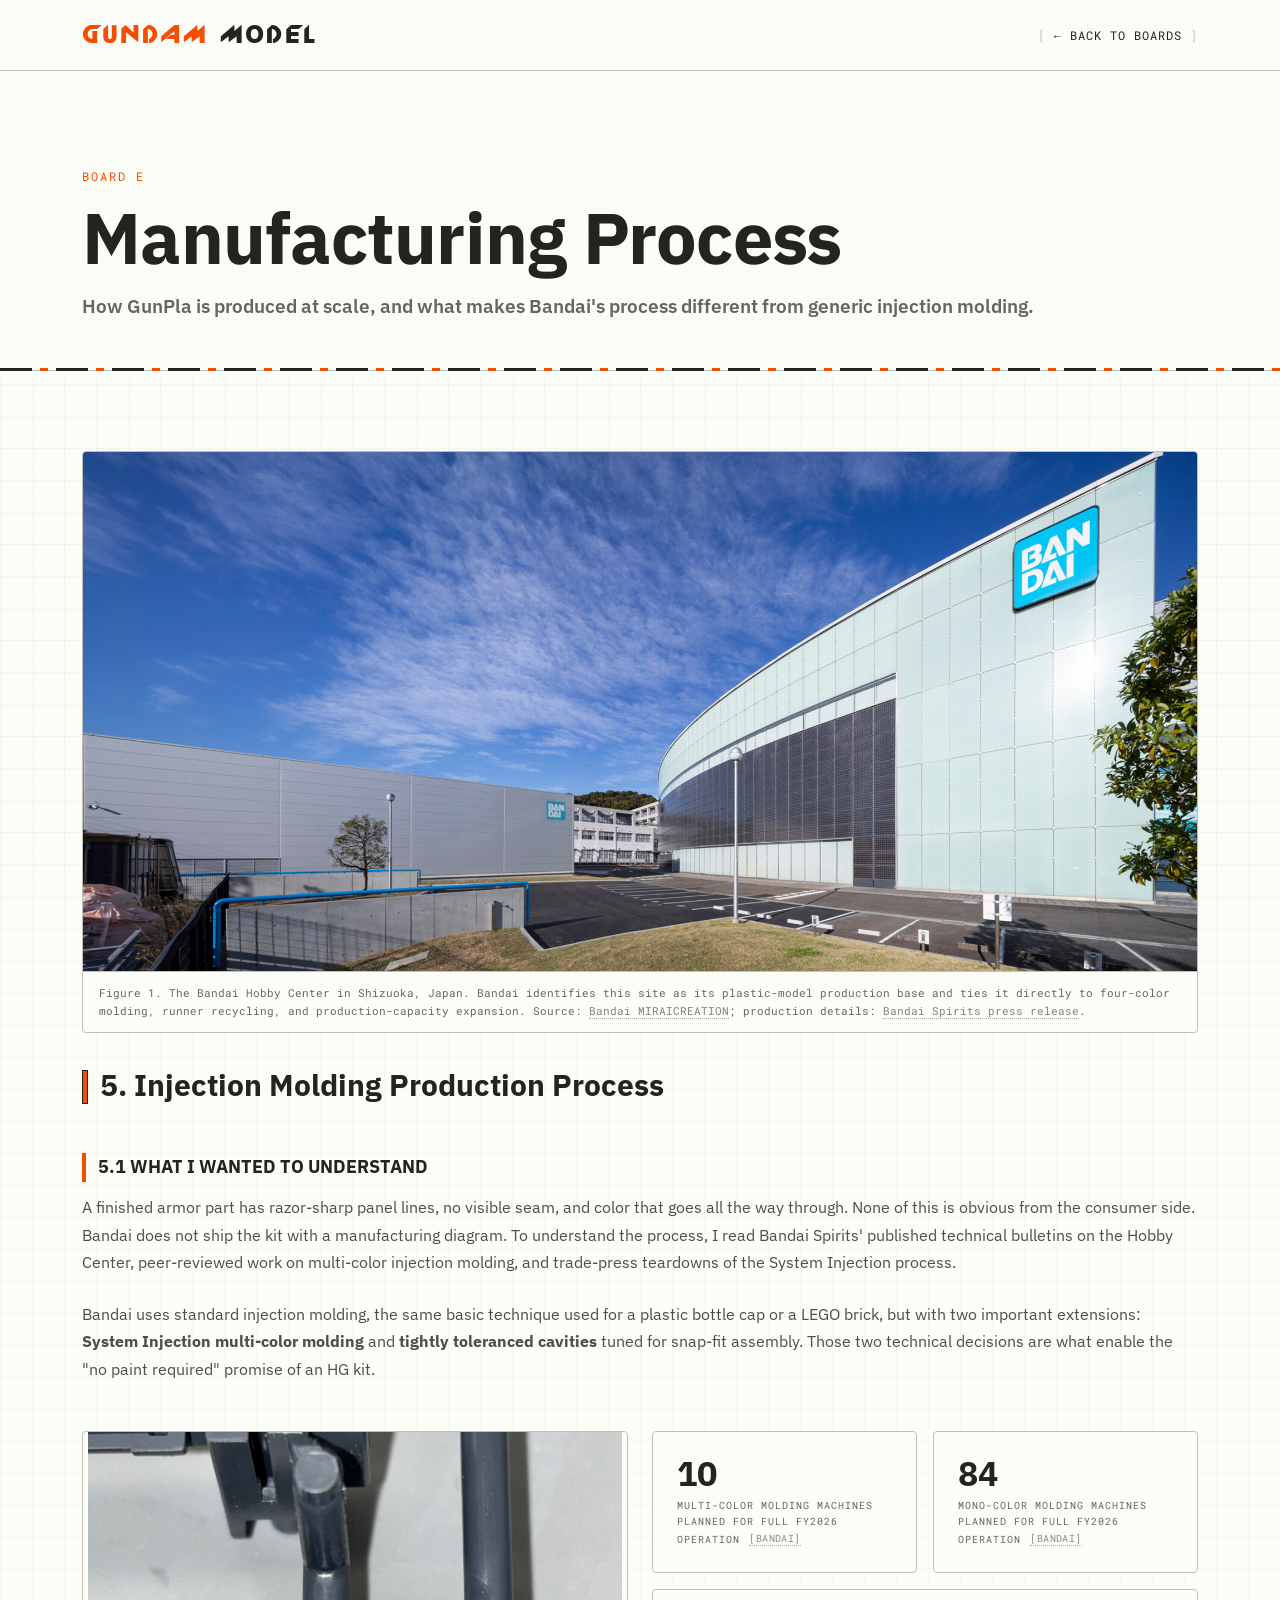
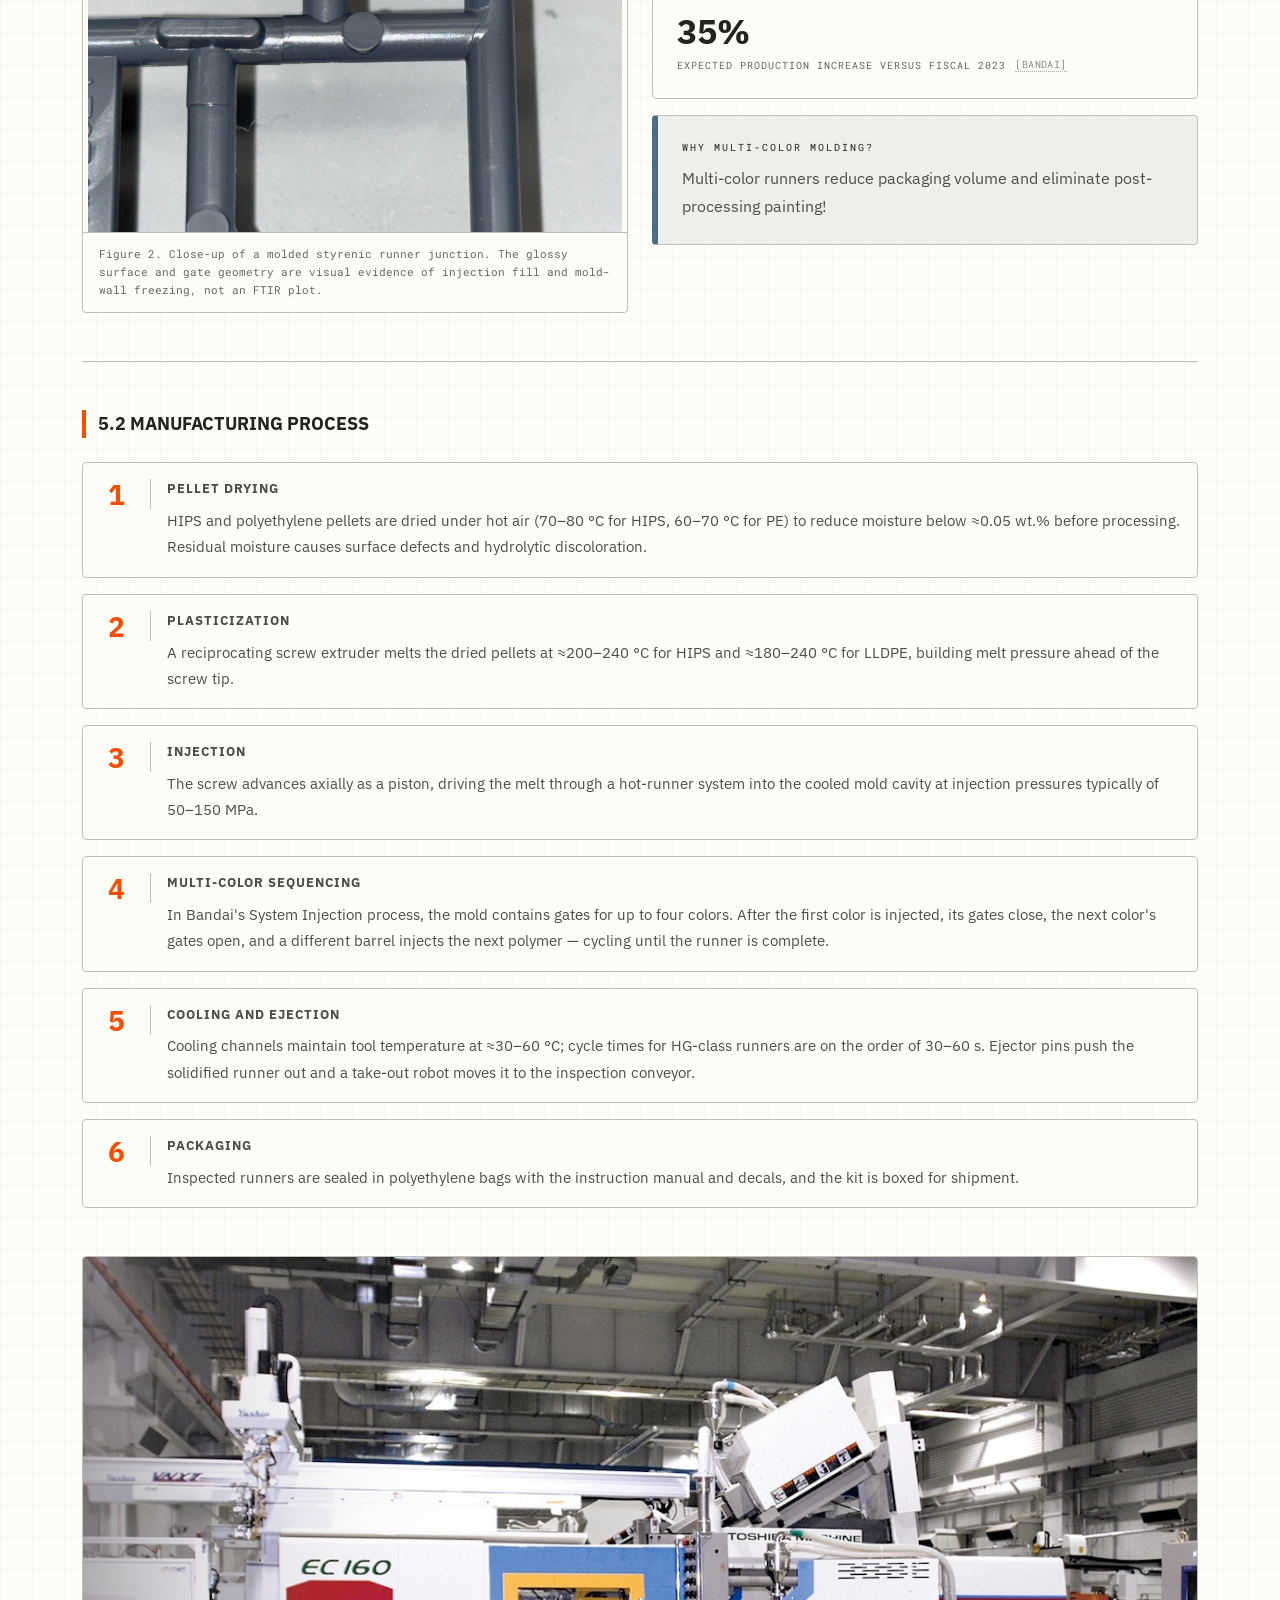
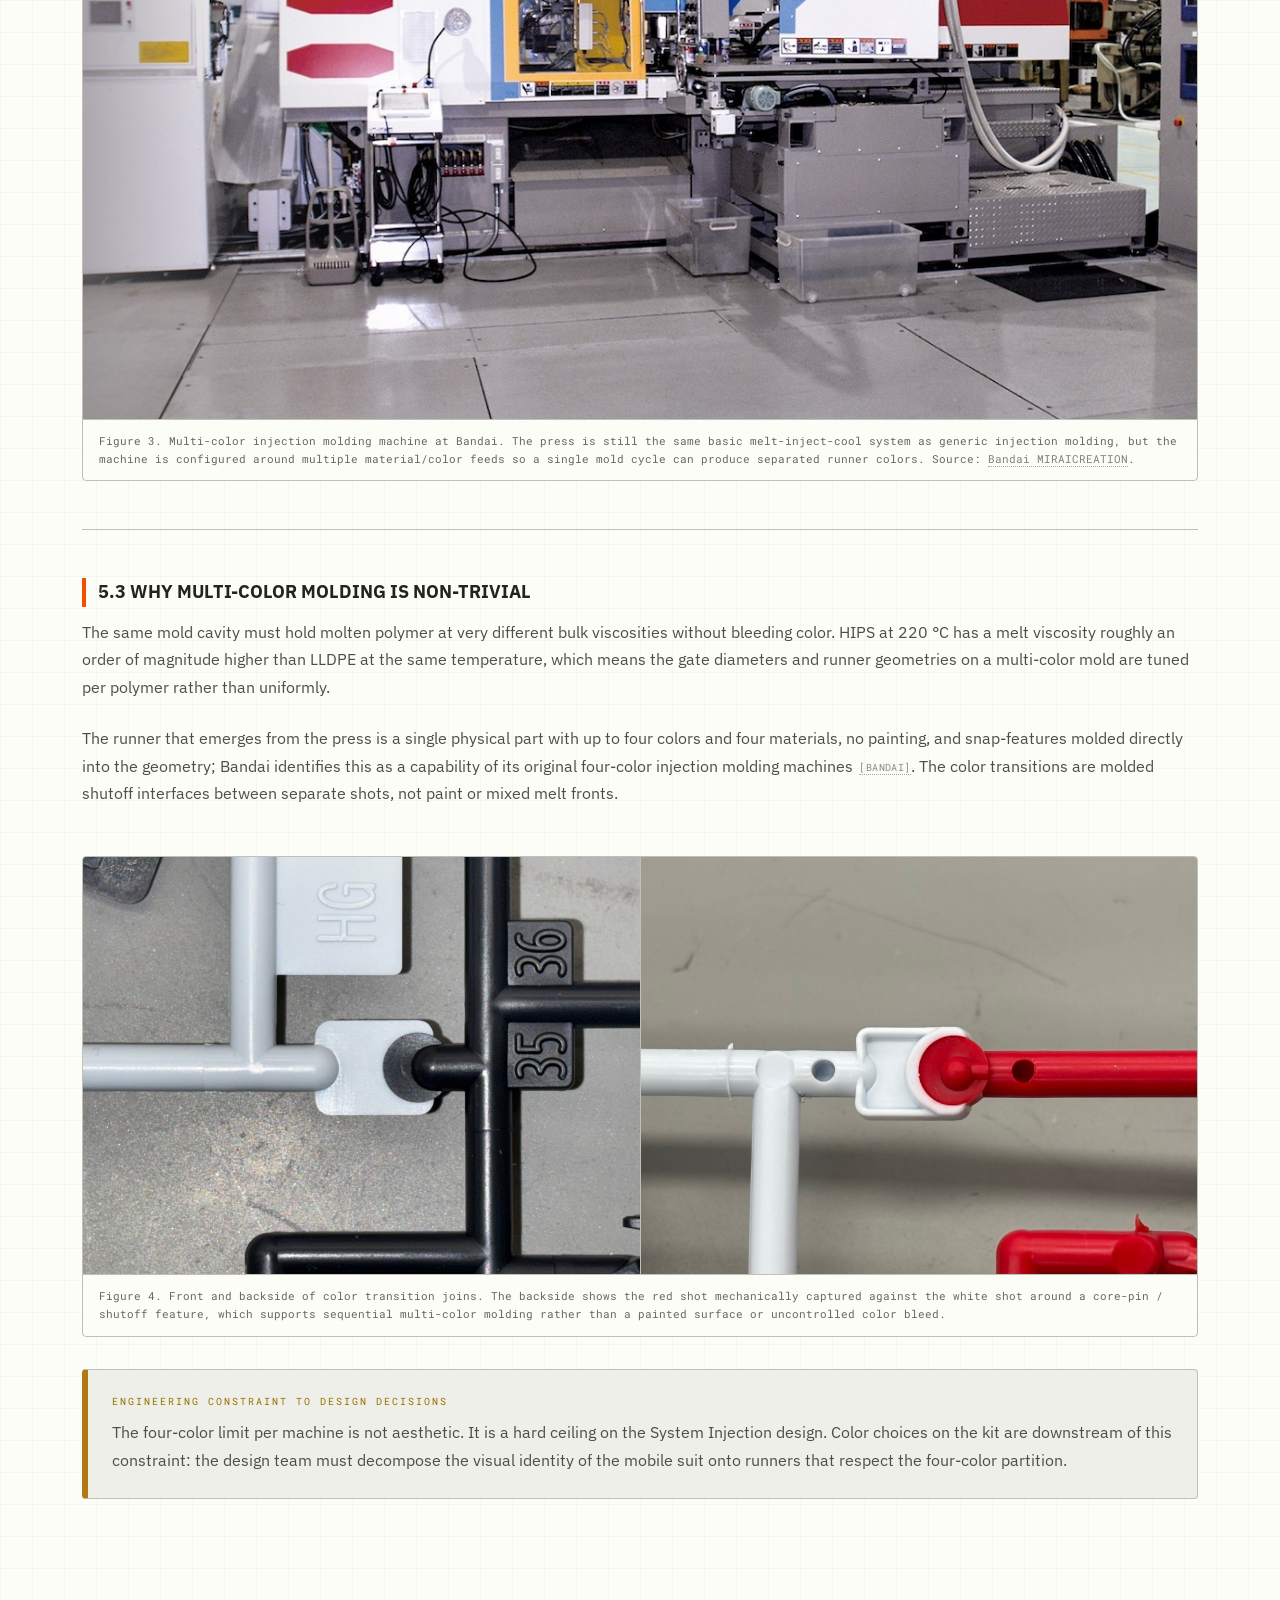
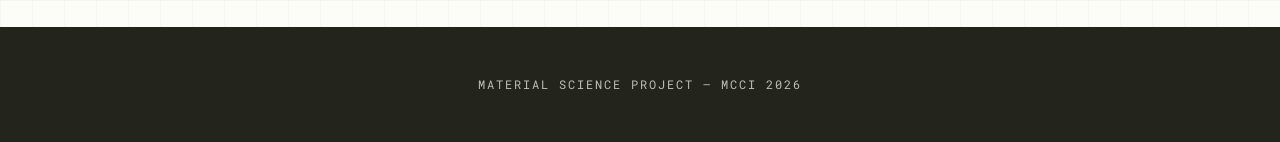
<file: manufacturing-process.html>
<!DOCTYPE html>
<html lang="en">
<head>
  <meta charset="UTF-8">
  <meta name="viewport" content="width=device-width, initial-scale=1.0">
  <title>Manufacturing Process — GunPla</title>
  <link rel="preconnect" href="https://fonts.googleapis.com">
  <link rel="preconnect" href="https://fonts.gstatic.com" crossorigin>
  <link href="https://fonts.googleapis.com/css2?family=Courier+Prime&family=Jost:ital,wght@0,100..900;1,100..900&family=Lacquer&family=Noto+Sans:ital,wght@0,100..900;1,100..900&family=Outfit:wght@100..900&family=Press+Start+2P&family=Roboto+Mono:wght@500&family=Ropa+Sans&display=swap" rel="stylesheet">
  <link rel="stylesheet" href="./styles.css">
  <link rel="icon" href="./assets/gundam_icon.ico" type="image/x-icon">
</head>
<body class="content-page">
  <div class="particle-background" aria-hidden="true"></div>
  <canvas class="ghost-canvas" aria-hidden="true"></canvas>
  <div class="grain-overlay" aria-hidden="true"></div>

  <header class="header">
    <div class="container header-inner">
      <a href="index.html" class="logo"><span class="logo-accent">Gundam</span> Model</a>
      <a href="index.html" class="back-link">← Back to Boards</a>
    </div>
  </header>

  <main>
    <div class="page-header">
      <div class="container">
        <div class="page-badge">Board E</div>
        <h1 class="page-title">Manufacturing Process</h1>
        <p class="page-subtitle">How GunPla is produced at scale, and what makes Bandai's process different from generic injection molding.</p>
      </div>
    </div>

    <div class="content">
      <div class="page-body animate-in">

        <figure class="fig fig--contain">
          <img src="./assets/online_bandai_hobby_center.jpg" alt="Bandai Hobby Center exterior in Shizuoka, Japan.">
          <figcaption>Figure 1. The Bandai Hobby Center in Shizuoka, Japan. Bandai identifies this site as its plastic-model production base and ties it directly to four-color molding, runner recycling, and production-capacity expansion. Source: <a href="https://www.bandai.co.jp/en/miraicreation/plasticmodel/">Bandai MIRAICREATION</a>; production details: <a href="https://www.bandaispirits.co.jp/e/press/2024/241106.php">Bandai Spirits press release</a>.</figcaption>
        </figure>

        <div class="section-block">
          <div class="section-heading">
            <div class="section-heading-bar"></div>
            <h2>5. Injection Molding Production Process</h2>
          </div>
        </div>

        <div class="section-block">
          <p class="sub-heading">5.1 What I Wanted to Understand</p>
          <div class="body-text">
            <p>A finished armor part has razor-sharp panel lines, no visible seam, and color that goes all the way through. None of this is obvious from the consumer side. Bandai does not ship the kit with a manufacturing diagram. To understand the process, I read Bandai Spirits' published technical bulletins on the Hobby Center, peer-reviewed work on multi-color injection molding, and trade-press teardowns of the System Injection process.</p>
            <p>Bandai uses standard injection molding, the same basic technique used for a plastic bottle cap or a LEGO brick, but with two important extensions: <strong>System Injection multi-color molding</strong> and <strong>tightly toleranced cavities</strong> tuned for snap-fit assembly. Those two technical decisions are what enable the "no paint required" promise of an HG kit.</p>
          </div>
        </div>

        <div class="media-split">
          <div class="img-col">
            <figure class="fig">
              <img src="./assets/injection_molding_boardA.jpeg" alt="Close-up of a molded styrenic runner junction and gate geometry.">
              <figcaption>Figure 2. Close-up of a molded styrenic runner junction. The glossy surface and gate geometry are visual evidence of injection fill and mold-wall freezing, not an FTIR plot.</figcaption>
            </figure>
          </div>
          <div class="text-col">
            <div class="stats-row two-up">
              <div class="stat-card">
                <div class="stat-num">10</div>
                <div class="stat-lbl">Multi-color molding machines planned for full FY2026 operation <a class="source-link" href="https://www.bandaispirits.co.jp/e/press/2024/241106.php">[Bandai]</a></div>
              </div>
              <div class="stat-card">
                <div class="stat-num">84</div>
                <div class="stat-lbl">Mono-color molding machines planned for full FY2026 operation <a class="source-link" href="https://www.bandaispirits.co.jp/e/press/2024/241106.php">[Bandai]</a></div>
              </div>
              <div class="stat-card span-2">
                <div class="stat-num">35%</div>
                <div class="stat-lbl">Expected production increase versus fiscal 2023 <a class="source-link" href="https://www.bandaispirits.co.jp/e/press/2024/241106.php">[Bandai]</a></div>
              </div>
            </div>
            <div class="callout m-0">
              <div class="callout-label">Why Multi-Color Molding?</div>
              <p>Multi-color runners reduce packaging volume and eliminate post-processing painting!</p>
            </div>
          </div>
        </div>

        <hr class="section-divider">

        <div class="section-block">
          <p class="sub-heading">5.2 Manufacturing Process</p>
          <div class="step-cards">
            <div class="step-card">
              <div class="step-num">1</div>
              <div>
                <div class="step-title">Pellet Drying</div>
                <div class="step-text">HIPS and polyethylene pellets are dried under hot air (70–80 °C for HIPS, 60–70 °C for PE) to reduce moisture below ≈0.05 wt.% before processing. Residual moisture causes surface defects and hydrolytic discoloration.</div>
              </div>
            </div>
            <div class="step-card">
              <div class="step-num">2</div>
              <div>
                <div class="step-title">Plasticization</div>
                <div class="step-text">A reciprocating screw extruder melts the dried pellets at ≈200–240 °C for HIPS and ≈180–240 °C for LLDPE, building melt pressure ahead of the screw tip.</div>
              </div>
            </div>
            <div class="step-card">
              <div class="step-num">3</div>
              <div>
                <div class="step-title">Injection</div>
                <div class="step-text">The screw advances axially as a piston, driving the melt through a hot-runner system into the cooled mold cavity at injection pressures typically of 50–150 MPa.</div>
              </div>
            </div>
            <div class="step-card">
              <div class="step-num">4</div>
              <div>
                <div class="step-title">Multi-Color Sequencing</div>
                <div class="step-text">In Bandai's System Injection process, the mold contains gates for up to four colors. After the first color is injected, its gates close, the next color's gates open, and a different barrel injects the next polymer — cycling until the runner is complete.</div>
              </div>
            </div>
            <div class="step-card">
              <div class="step-num">5</div>
              <div>
                <div class="step-title">Cooling and Ejection</div>
                <div class="step-text">Cooling channels maintain tool temperature at ≈30–60 °C; cycle times for HG-class runners are on the order of 30–60 s. Ejector pins push the solidified runner out and a take-out robot moves it to the inspection conveyor.</div>
              </div>
            </div>
            <div class="step-card">
              <div class="step-num">6</div>
              <div>
                <div class="step-title">Packaging</div>
                <div class="step-text">Inspected runners are sealed in polyethylene bags with the instruction manual and decals, and the kit is boxed for shipment.</div>
              </div>
            </div>
          </div>
        </div>

        <figure class="fig fig--contain">
          <img src="./assets/online_multicolor_molding_machine.jpg" alt="Bandai multi-color injection molding machine.">
          <figcaption>Figure 3. Multi-color injection molding machine at Bandai. The press is still the same basic melt-inject-cool system as generic injection molding, but the machine is configured around multiple material/color feeds so a single mold cycle can produce separated runner colors. Source: <a href="https://www.bandai.co.jp/en/miraicreation/plasticmodel/">Bandai MIRAICREATION</a>.</figcaption>
        </figure>

        <hr class="section-divider">

        <div class="section-block">
          <p class="sub-heading">5.3 Why Multi-Color Molding Is Non-Trivial</p>
            <div class="text-col body-text">
              <p>The same mold cavity must hold molten polymer at very different bulk viscosities without bleeding color. HIPS at 220 °C has a melt viscosity roughly an order of magnitude higher than LLDPE at the same temperature, which means the gate diameters and runner geometries on a multi-color mold are tuned per polymer rather than uniformly.</p>
            <p>The runner that emerges from the press is a single physical part with up to four colors and four materials, no painting, and snap-features molded directly into the geometry; Bandai identifies this as a capability of its original four-color injection molding machines <a class="source-link" href="https://www.bandaispirits.co.jp/e/press/2024/241106.php">[Bandai]</a>. The color transitions are molded shutoff interfaces between separate shots, not paint or mixed melt fronts.</p>
          </div>
        </div>

        <figure class="fig">
          <div class="fig-pair">
            <img src="./assets/color_transition.jpeg" alt="Front-side color boundary on a multi-color runner.">
            <img src="./assets/color_join_backside.jpeg" alt="Backside of the red and white color join with core-pin and shutoff geometry.">
          </div>
          <figcaption>Figure 4. Front and backside of color transition joins. The backside shows the red shot mechanically captured against the white shot around a core-pin / shutoff feature, which supports sequential multi-color molding rather than a painted surface or uncontrolled color bleed.</figcaption>
        </figure>

        <div class="callout yellow">
          <div class="callout-label">Engineering Constraint to Design Decisions</div>
          <p>The four-color limit per machine is not aesthetic. It is a hard ceiling on the System Injection design. Color choices on the kit are downstream of this constraint: the design team must decompose the visual identity of the mobile suit onto runners that respect the four-color partition.</p>
        </div>

      </div>
    </div>
  </main>

  <footer class="footer">
    <div class="container"><p class="footer-text">Material Science Project — MCCI 2026</p></div>
  </footer>
  <script src="./script.js" defer></script>
</body>
</html>
</file>
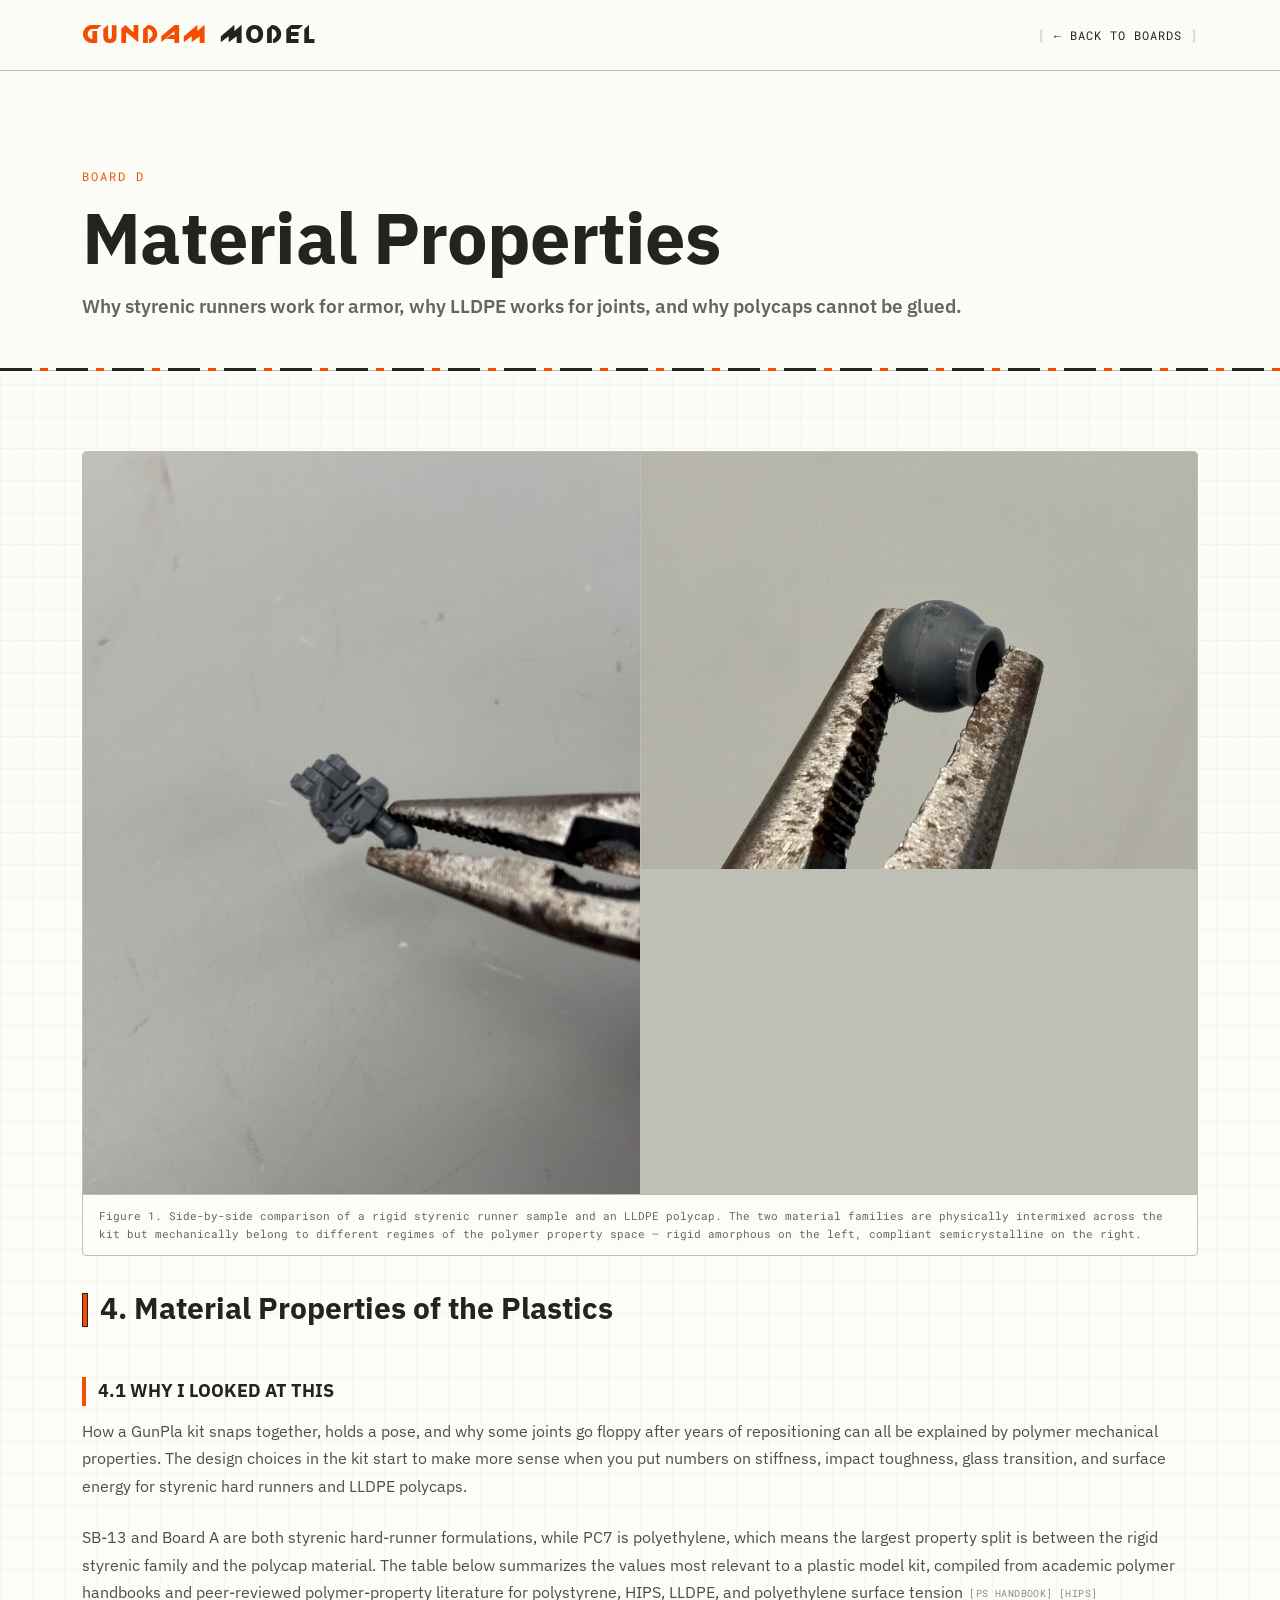
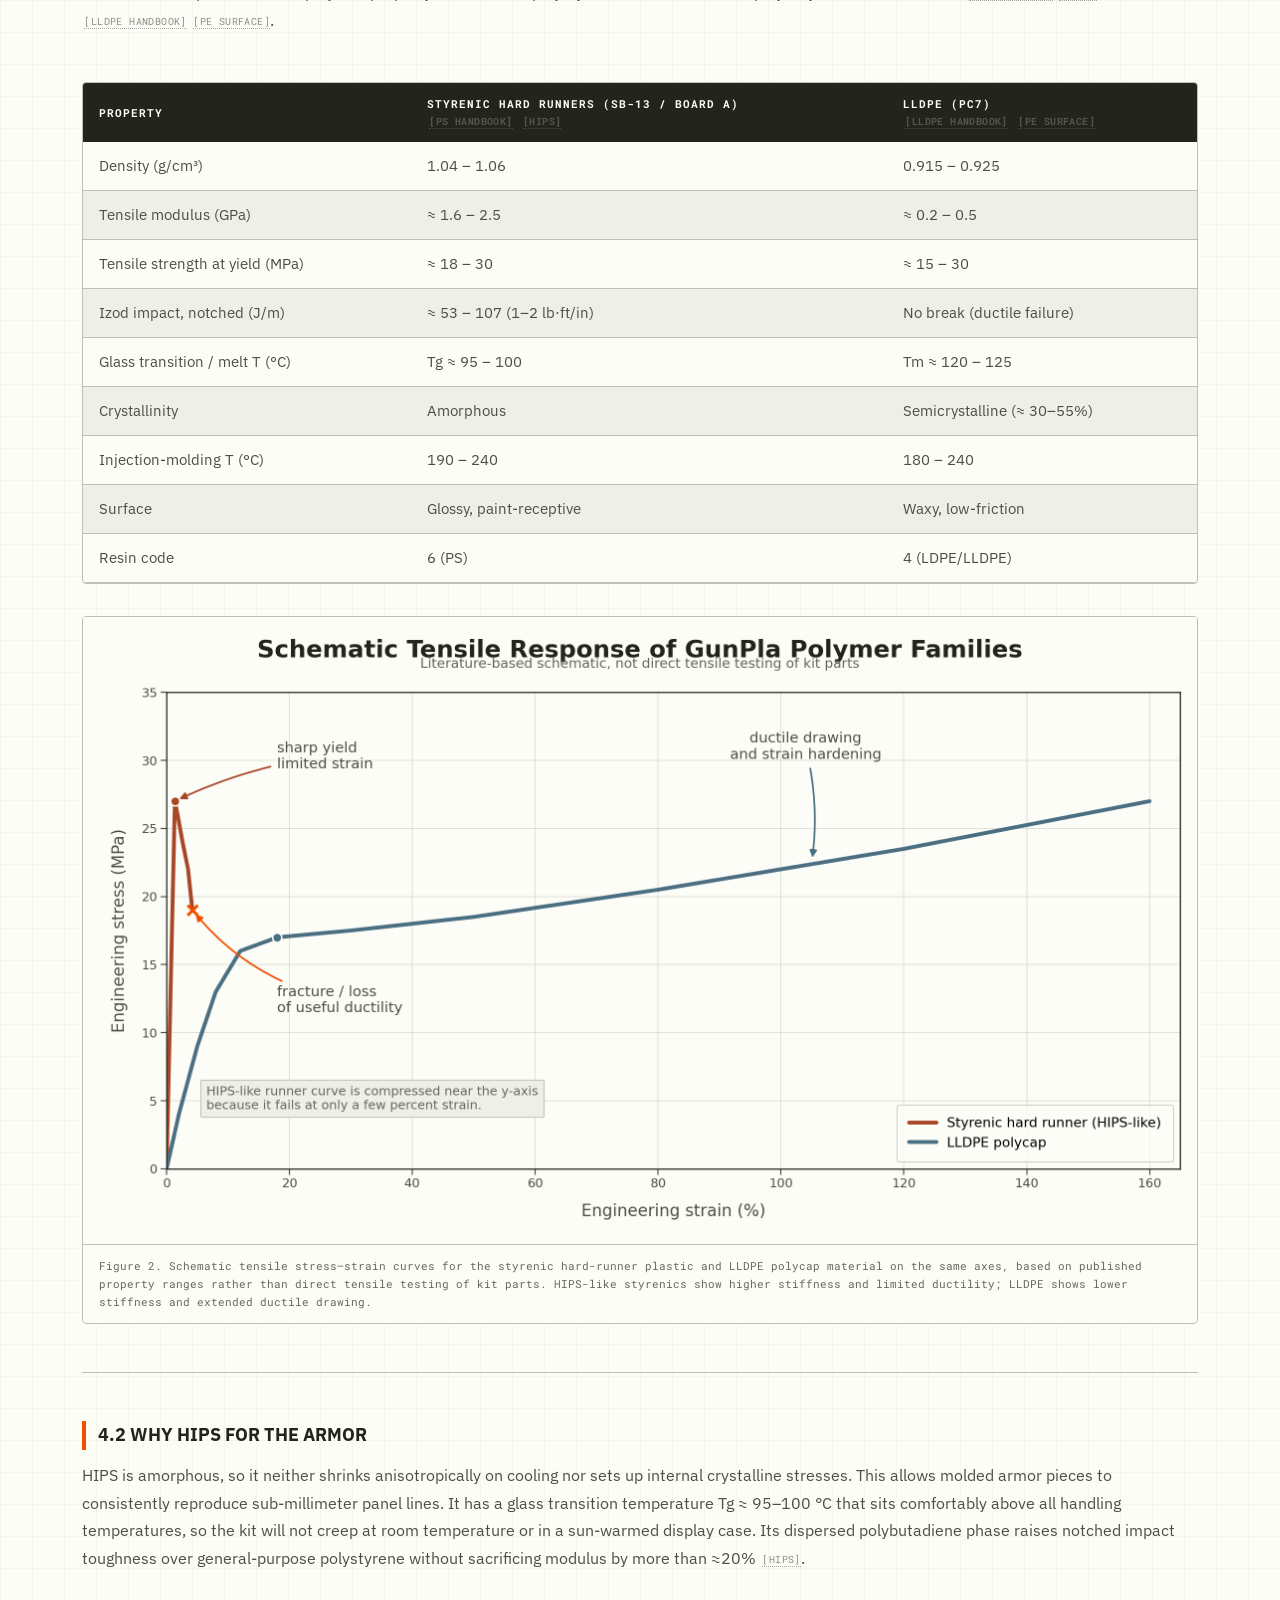
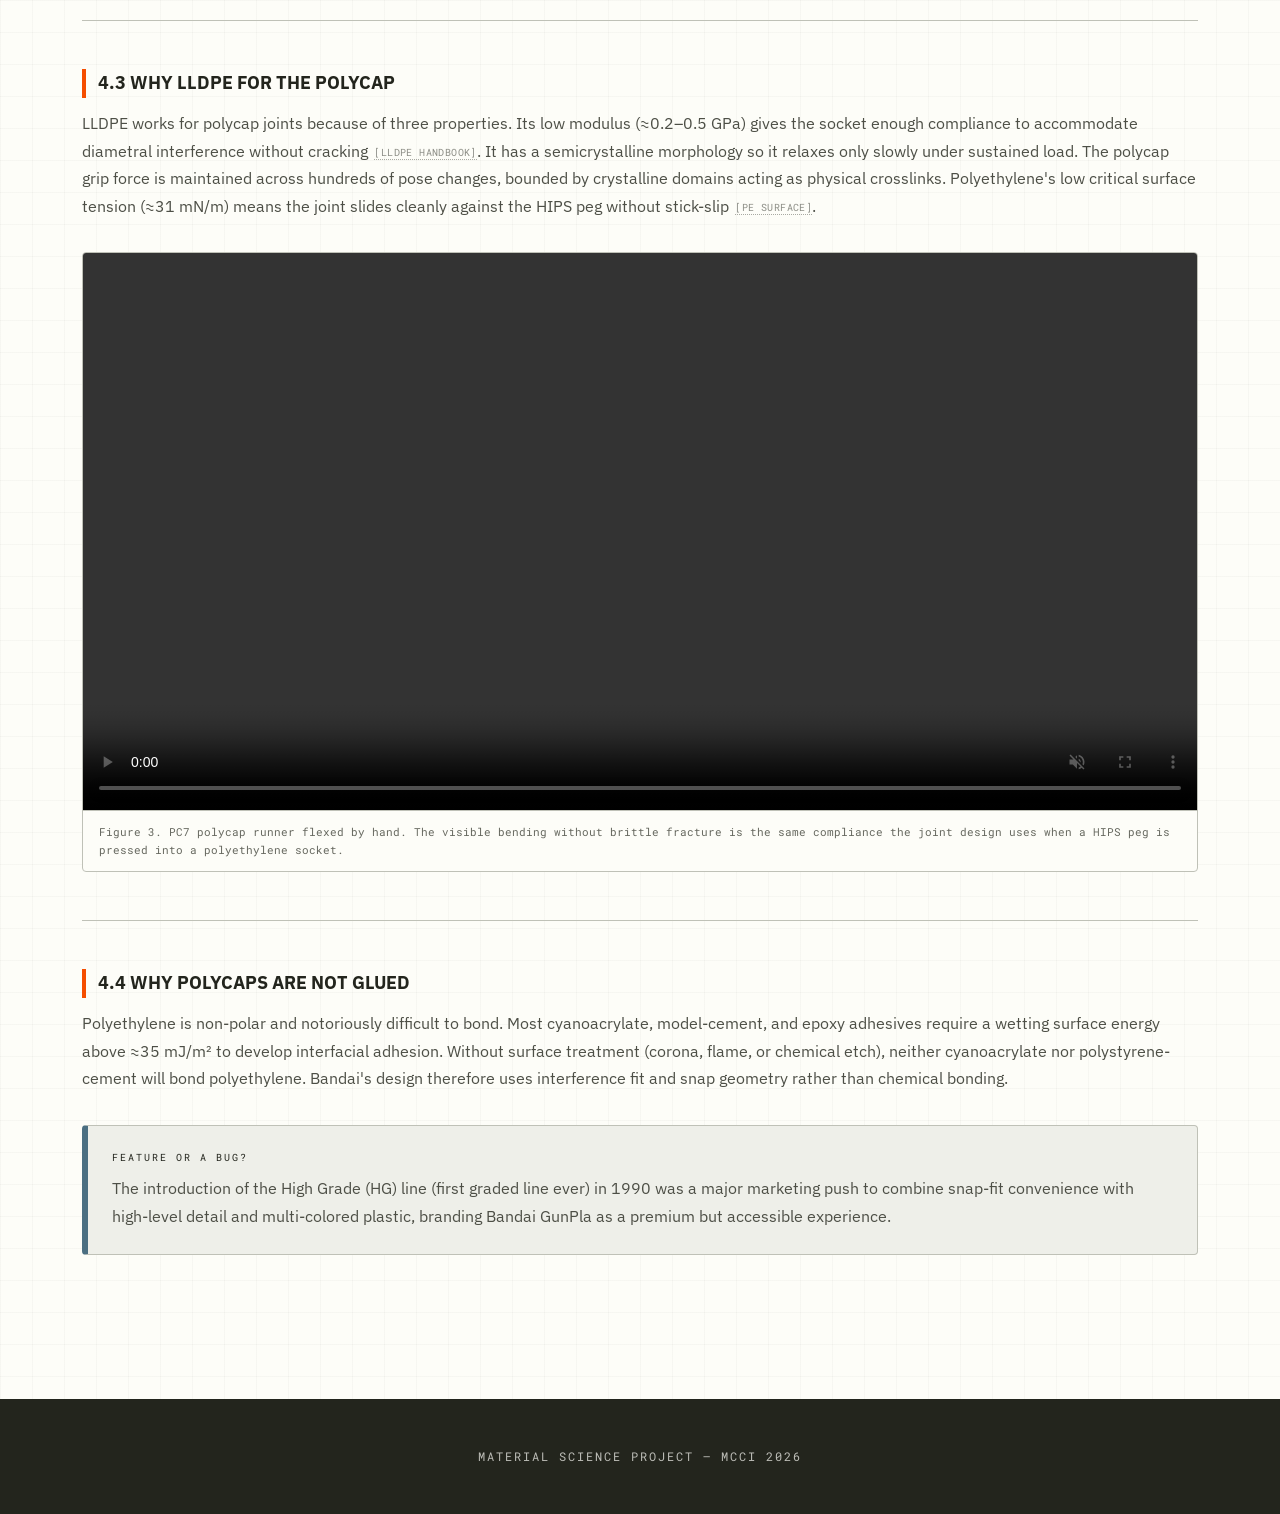
<file: material-properties.html>
<!DOCTYPE html>
<html lang="en">
<head>
  <meta charset="UTF-8">
  <meta name="viewport" content="width=device-width, initial-scale=1.0">
  <title>Material Properties — GunPla</title>
  <link rel="preconnect" href="https://fonts.googleapis.com">
  <link rel="preconnect" href="https://fonts.gstatic.com" crossorigin>
  <link href="https://fonts.googleapis.com/css2?family=Courier+Prime&family=Jost:ital,wght@0,100..900;1,100..900&family=Lacquer&family=Noto+Sans:ital,wght@0,100..900;1,100..900&family=Outfit:wght@100..900&family=Press+Start+2P&family=Roboto+Mono:wght@500&family=Ropa+Sans&display=swap" rel="stylesheet">
  <link rel="stylesheet" href="./styles.css">
  <link rel="icon" href="./assets/gundam_icon.ico" type="image/x-icon">
</head>
<body class="content-page">
  <div class="particle-background" aria-hidden="true"></div>
  <canvas class="ghost-canvas" aria-hidden="true"></canvas>
  <div class="grain-overlay" aria-hidden="true"></div>

  <header class="header">
    <div class="container header-inner">
      <a href="index.html" class="logo"><span class="logo-accent">Gundam</span> Model</a>
      <a href="index.html" class="back-link">← Back to Boards</a>
    </div>
  </header>

  <main>
    <div class="page-header">
      <div class="container">
        <div class="page-badge">Board D</div>
        <h1 class="page-title">Material Properties</h1>
        <p class="page-subtitle">Why styrenic runners work for armor, why LLDPE works for joints, and why polycaps cannot be glued.</p>
      </div>
    </div>

    <div class="content">
      <div class="page-body animate-in">

        <figure class="fig">
          <div class="fig-pair">
            <img src="./assets/boardA_held_by_tweezers.jpeg" alt="Rigid Board A styrenic runner sample held in tweezers.">
            <img src="./assets/polycap_held_by_tweezers.jpeg.jpeg" alt="LLDPE polycap held in tweezers.">
          </div>
          <figcaption>Figure 1. Side-by-side comparison of a rigid styrenic runner sample and an LLDPE polycap. The two material families are physically intermixed across the kit but mechanically belong to different regimes of the polymer property space — rigid amorphous on the left, compliant semicrystalline on the right.</figcaption>
        </figure>

        <div class="section-block">
          <div class="section-heading">
            <div class="section-heading-bar"></div>
            <h2>4. Material Properties of the Plastics</h2>
          </div>
        </div>

        <div class="section-block">
          <p class="sub-heading">4.1 Why I Looked at This</p>
          <div class="body-text">
            <p>How a GunPla kit snaps together, holds a pose, and why some joints go floppy after years of repositioning can all be explained by polymer mechanical properties. The design choices in the kit start to make more sense when you put numbers on stiffness, impact toughness, glass transition, and surface energy for styrenic hard runners and LLDPE polycaps.</p>
            <p>SB-13 and Board A are both styrenic hard-runner formulations, while PC7 is polyethylene, which means the largest property split is between the rigid styrenic family and the polycap material. The table below summarizes the values most relevant to a plastic model kit, compiled from academic polymer handbooks and peer-reviewed polymer-property literature for polystyrene, HIPS, LLDPE, and polyethylene surface tension <a class="source-link" href="https://academic.oup.com/book/52773/chapter/421868560">[PS Handbook]</a> <a class="source-link" href="https://doi.org/10.1016/S0032-3861(99)00726-0">[HIPS]</a> <a class="source-link" href="https://academic.oup.com/book/52773/chapter/421868213">[LLDPE Handbook]</a> <a class="source-link" href="https://www.nature.com/articles/2211140a0">[PE Surface]</a>.</p>
          </div>
        </div>

        <div class="table-wrapper">
          <table class="properties-table">
            <thead>
              <tr>
                <th>Property</th>
                <th>Styrenic hard runners (SB-13 / Board A)<br><a class="source-link" href="https://academic.oup.com/book/52773/chapter/421868560">[PS Handbook]</a> <a class="source-link" href="https://doi.org/10.1016/S0032-3861(99)00726-0">[HIPS]</a></th>
                <th>LLDPE (PC7)<br><a class="source-link" href="https://academic.oup.com/book/52773/chapter/421868213">[LLDPE Handbook]</a> <a class="source-link" href="https://www.nature.com/articles/2211140a0">[PE Surface]</a></th>
              </tr>
            </thead>
            <tbody>
              <tr><td>Density (g/cm³)</td><td>1.04 – 1.06</td><td>0.915 – 0.925</td></tr>
              <tr><td>Tensile modulus (GPa)</td><td>≈ 1.6 – 2.5</td><td>≈ 0.2 – 0.5</td></tr>
              <tr><td>Tensile strength at yield (MPa)</td><td>≈ 18 – 30</td><td>≈ 15 – 30</td></tr>
              <tr><td>Izod impact, notched (J/m)</td><td>≈ 53 – 107 (1–2 lb·ft/in)</td><td>No break (ductile failure)</td></tr>
              <tr><td>Glass transition / melt T (°C)</td><td>Tg ≈ 95 – 100</td><td>Tm ≈ 120 – 125</td></tr>
              <tr><td>Crystallinity</td><td>Amorphous</td><td>Semicrystalline (≈ 30–55%)</td></tr>
              <tr><td>Injection-molding T (°C)</td><td>190 – 240</td><td>180 – 240</td></tr>
              <tr><td>Surface</td><td>Glossy, paint-receptive</td><td>Waxy, low-friction</td></tr>
              <tr><td>Resin code</td><td>6 (PS)</td><td>4 (LDPE/LLDPE)</td></tr>
            </tbody>
          </table>
        </div>

        <figure class="fig">
          <img src="./assets/material_stress_strain_schematic.png" alt="Schematic stress-strain curves comparing styrenic hard runner plastic and LLDPE polycap material.">
          <figcaption>Figure 2. Schematic tensile stress–strain curves for the styrenic hard-runner plastic and LLDPE polycap material on the same axes, based on published property ranges rather than direct tensile testing of kit parts. HIPS-like styrenics show higher stiffness and limited ductility; LLDPE shows lower stiffness and extended ductile drawing.</figcaption>
        </figure>

        <hr class="section-divider">

        <div class="section-block">
          <p class="sub-heading">4.2 Why HIPS for the Armor</p>
          <div class="body-text">
            <p>HIPS is amorphous, so it neither shrinks anisotropically on cooling nor sets up internal crystalline stresses. This allows molded armor pieces to consistently reproduce sub-millimeter panel lines. It has a glass transition temperature Tg ≈ 95–100 °C that sits comfortably above all handling temperatures, so the kit will not creep at room temperature or in a sun-warmed display case. Its dispersed polybutadiene phase raises notched impact toughness over general-purpose polystyrene without sacrificing modulus by more than ≈20% <a class="source-link" href="https://doi.org/10.1016/S0032-3861(99)00726-0">[HIPS]</a>.</p>
          </div>
        </div>

        <hr class="section-divider">

        <div class="section-block">
          <p class="sub-heading">4.3 Why LLDPE for the Polycap</p>
          <div class="body-text">
            <p>LLDPE works for polycap joints because of three properties. Its low modulus (≈0.2–0.5 GPa) gives the socket enough compliance to accommodate diametral interference without cracking <a class="source-link" href="https://academic.oup.com/book/52773/chapter/421868213">[LLDPE Handbook]</a>. It has a semicrystalline morphology so it relaxes only slowly under sustained load. The polycap grip force is maintained across hundreds of pose changes, bounded by crystalline domains acting as physical crosslinks. Polyethylene's low critical surface tension (≈31 mN/m) means the joint slides cleanly against the HIPS peg without stick-slip <a class="source-link" href="https://www.nature.com/articles/2211140a0">[PE Surface]</a>.</p>
          </div>
          <figure class="fig">
            <video src="./assets/bending_polycap.mp4" controls muted loop playsinline preload="metadata"></video>
            <figcaption>Figure 3. PC7 polycap runner flexed by hand. The visible bending without brittle fracture is the same compliance the joint design uses when a HIPS peg is pressed into a polyethylene socket.</figcaption>
          </figure>
        </div>

        <hr class="section-divider">

        <div class="section-block">
          <p class="sub-heading">4.4 Why Polycaps Are Not Glued</p>
          <div class="body-text">
            <p>Polyethylene is non-polar and notoriously difficult to bond. Most cyanoacrylate, model-cement, and epoxy adhesives require a wetting surface energy above ≈35 mJ/m² to develop interfacial adhesion. Without surface treatment (corona, flame, or chemical etch), neither cyanoacrylate nor polystyrene-cement will bond polyethylene. Bandai's design therefore uses interference fit and snap geometry rather than chemical bonding.</p>
          </div>
          <div class="callout">
            <div class="callout-label">Feature or a Bug?</div>
            <p>The introduction of the High Grade (HG) line (first graded line ever) in 1990 was a major marketing push to combine snap-fit convenience with high-level detail and multi-colored plastic, branding Bandai GunPla as a premium but accessible experience.</p>
          </div>
        </div>

      </div>
    </div>
  </main>

  <footer class="footer">
    <div class="container"><p class="footer-text">Material Science Project — MCCI 2026</p></div>
  </footer>
  <script src="./script.js" defer></script>
</body>
</html>
</file>
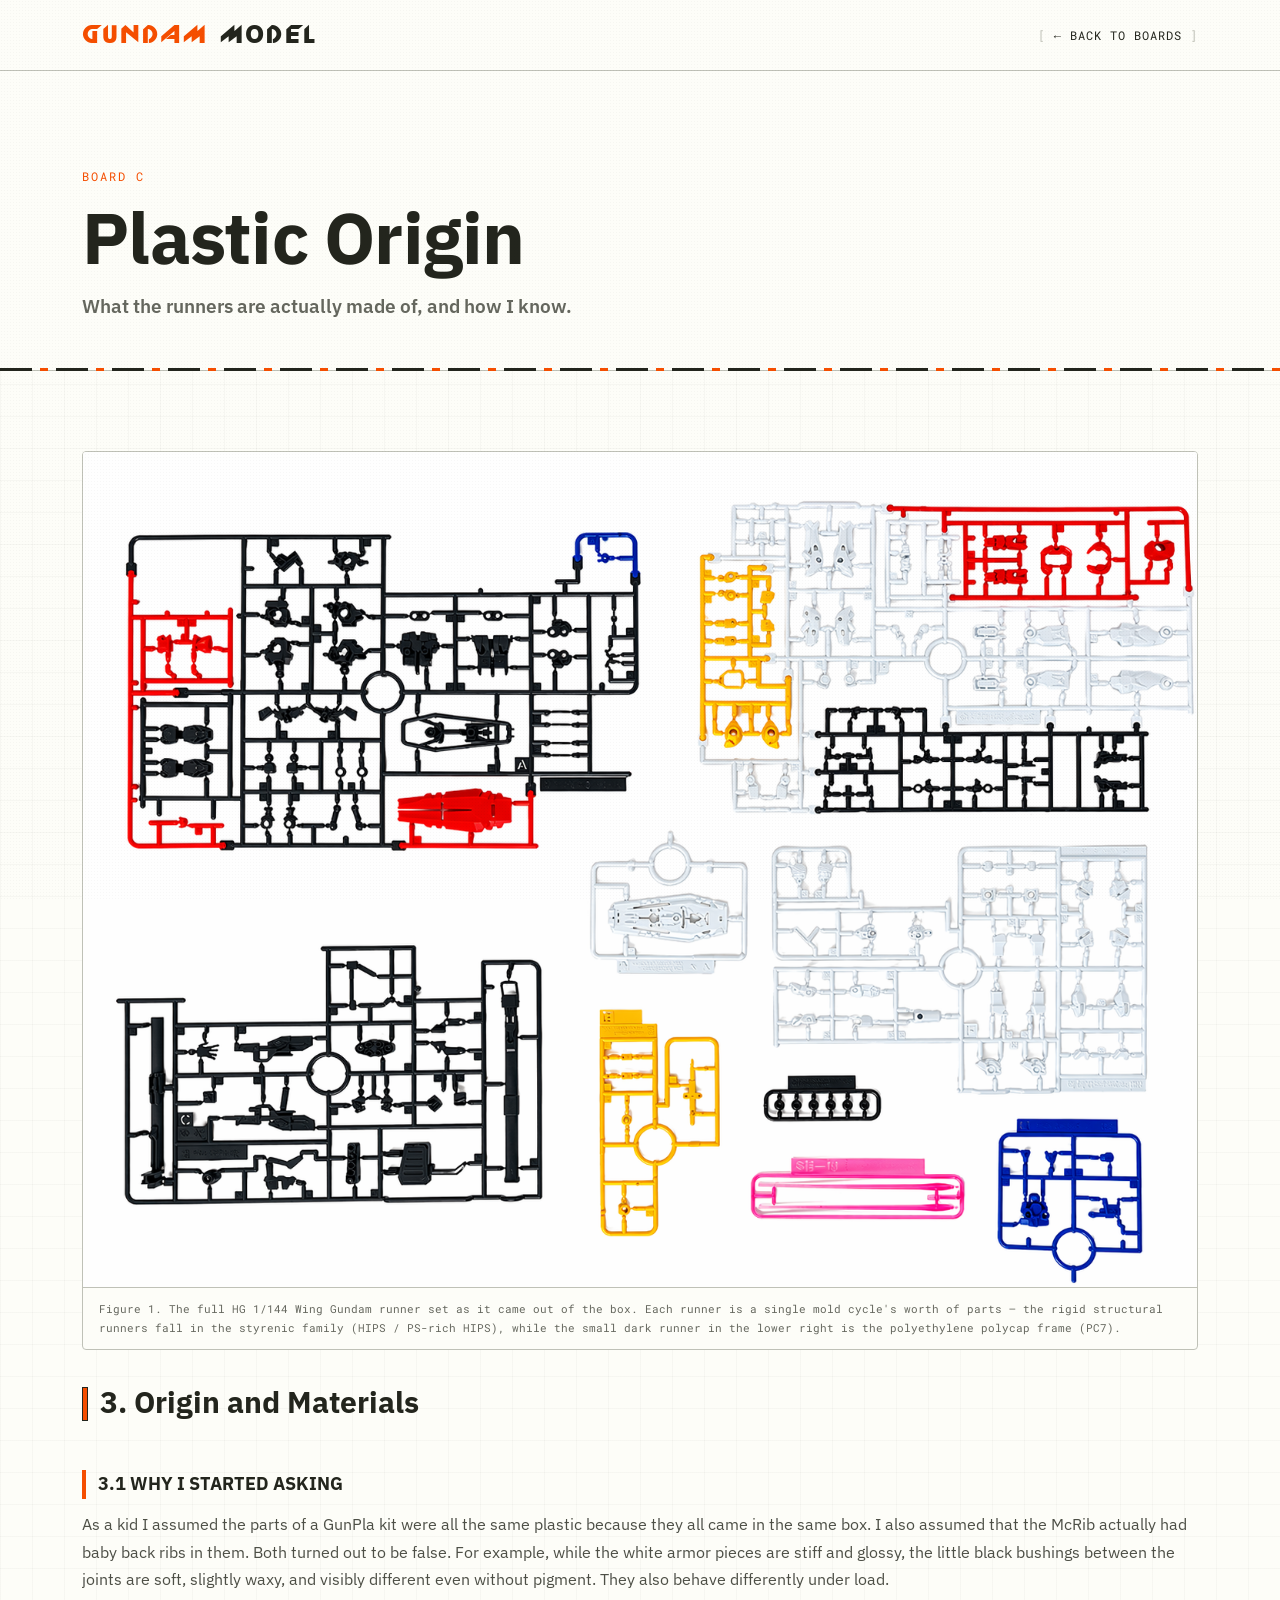
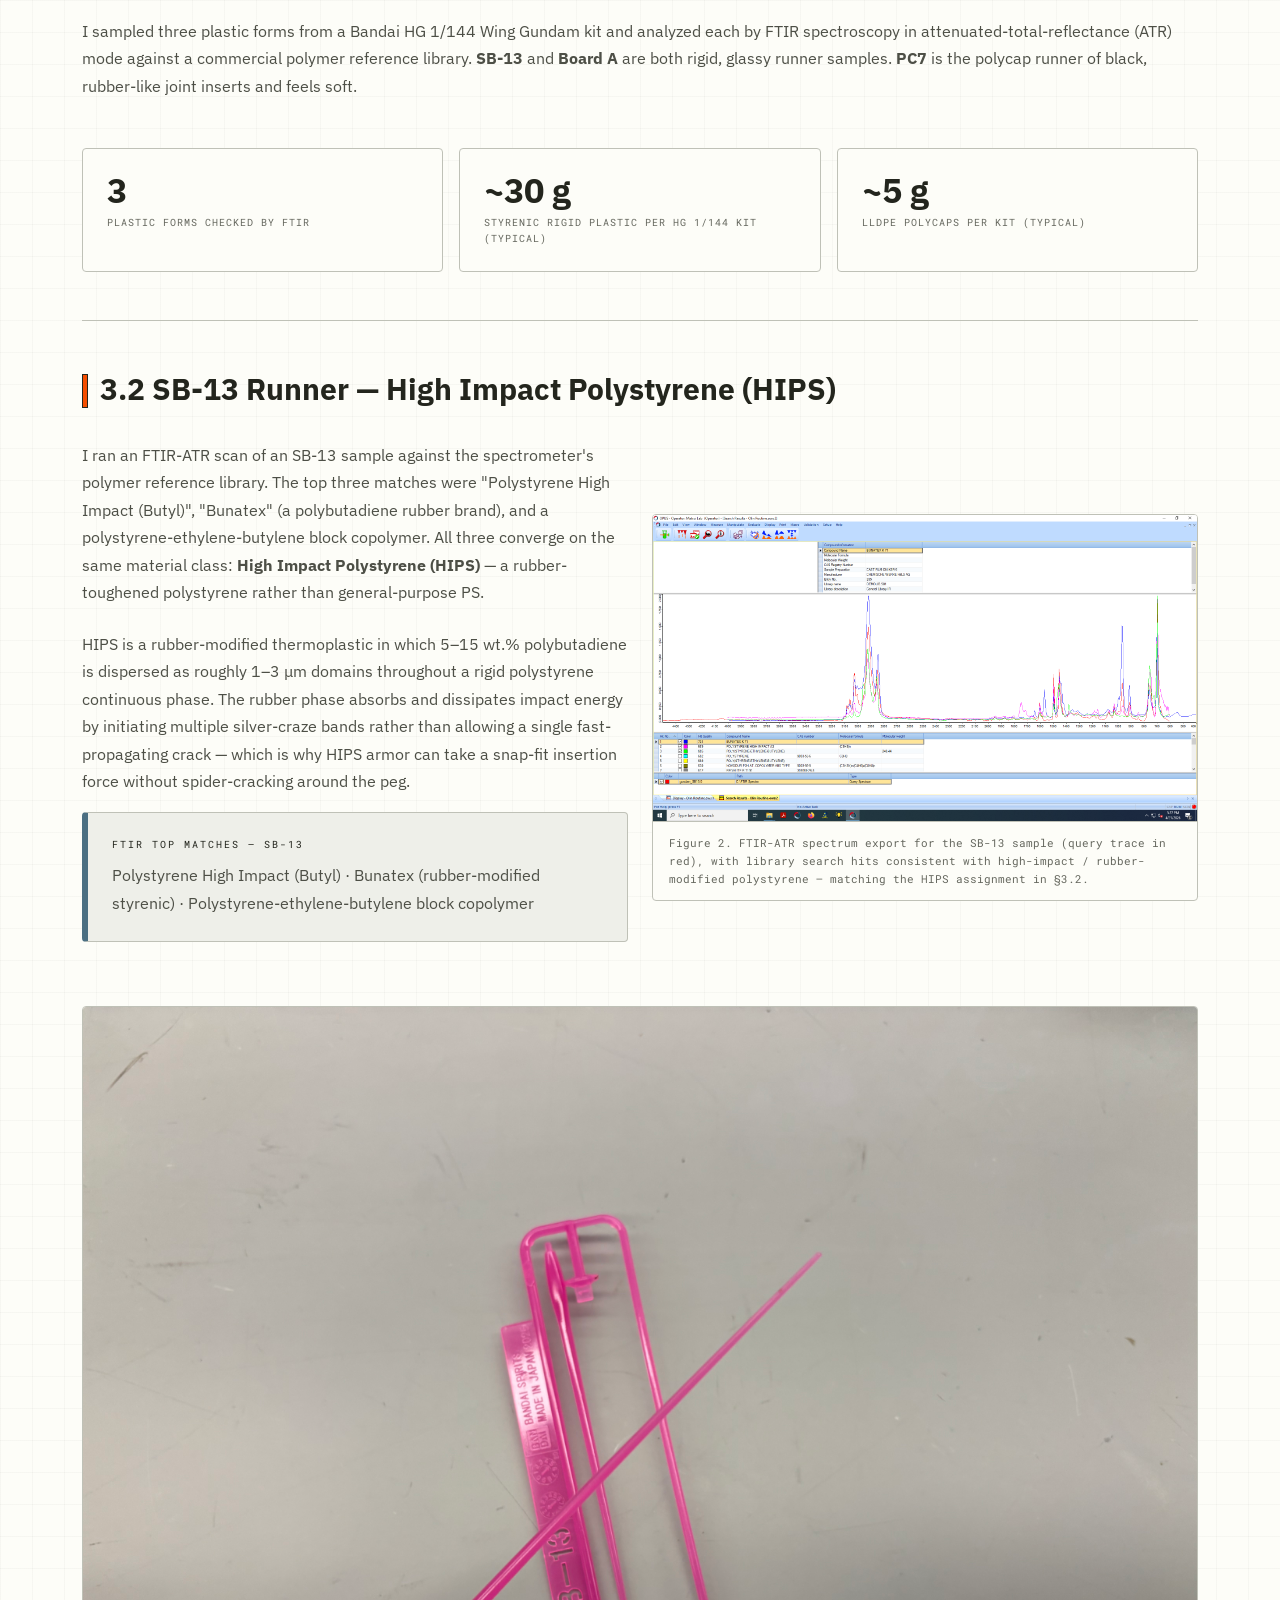
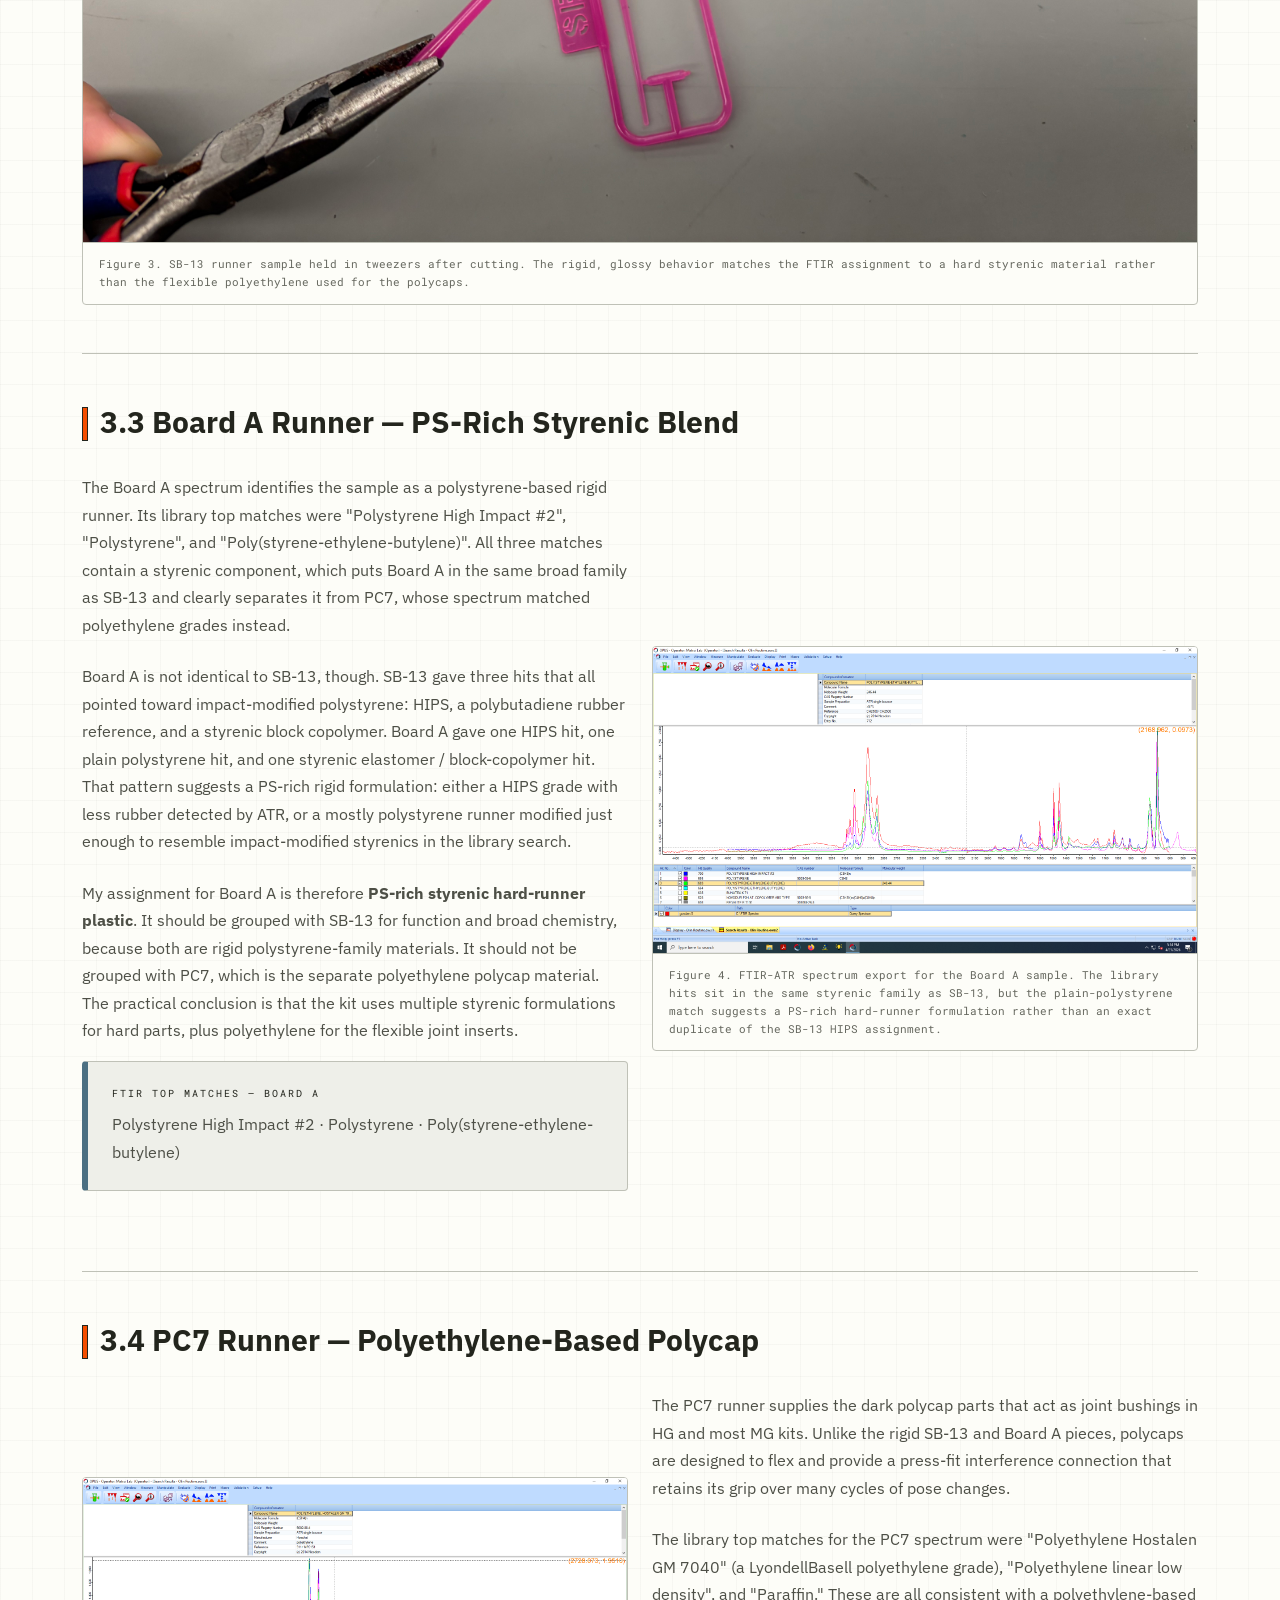
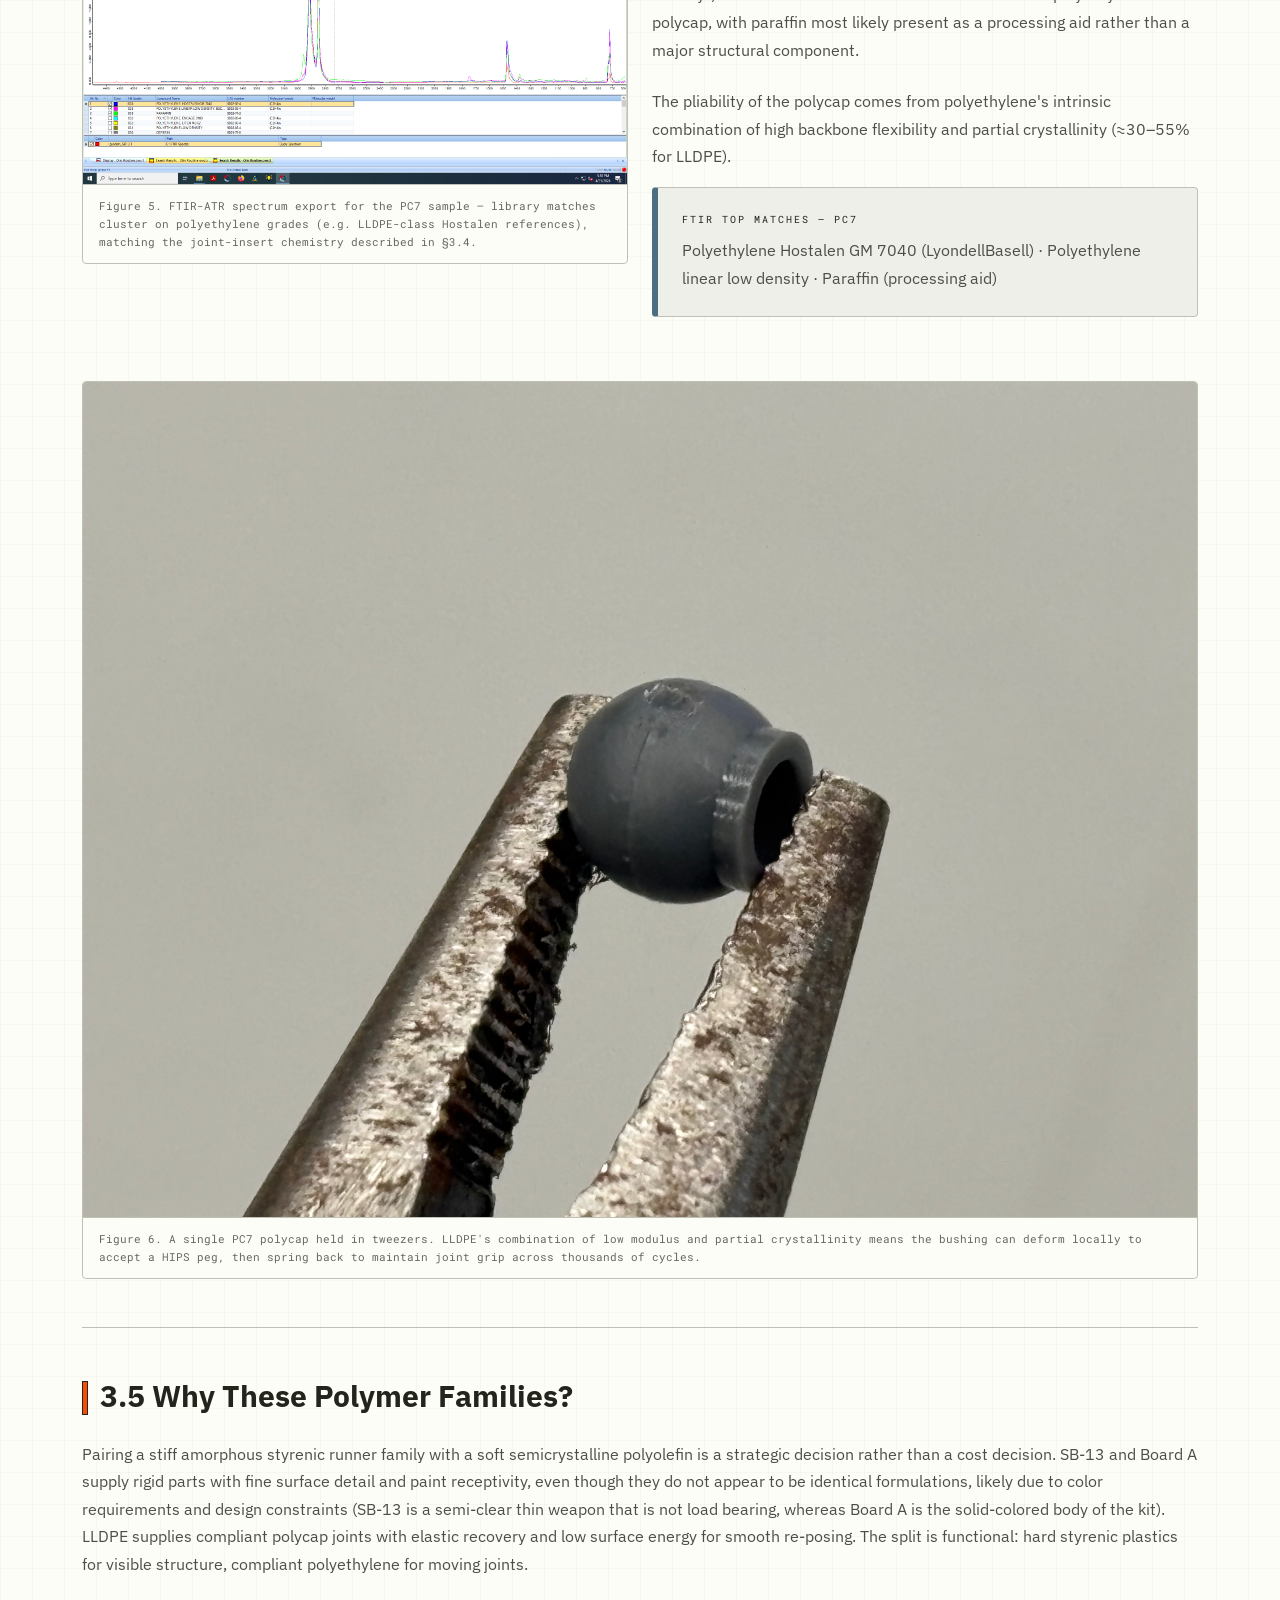
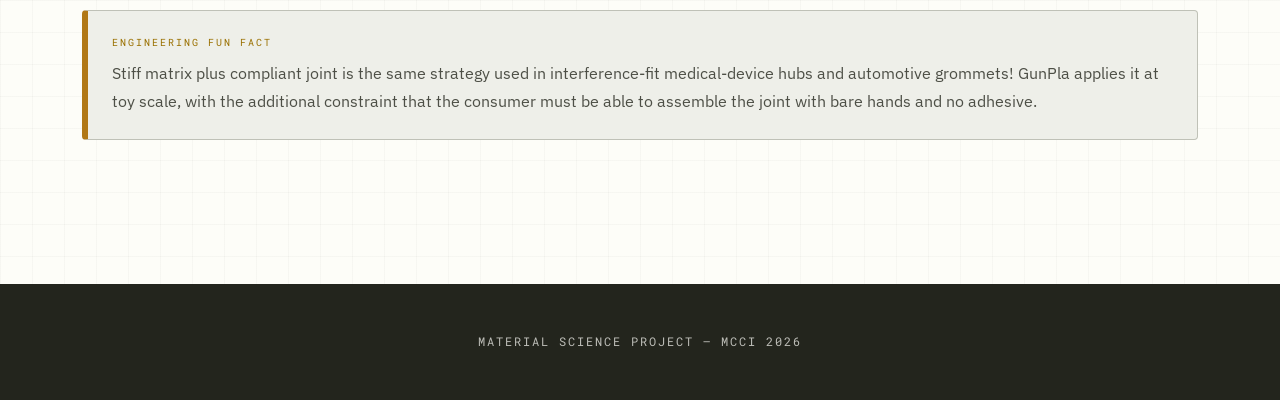
<file: plastic-origin.html>
<!DOCTYPE html>
<html lang="en">
<head>
  <meta charset="UTF-8">
  <meta name="viewport" content="width=device-width, initial-scale=1.0">
  <title>Plastic Origin — GunPla</title>
  <link rel="preconnect" href="https://fonts.googleapis.com">
  <link rel="preconnect" href="https://fonts.gstatic.com" crossorigin>
  <link href="https://fonts.googleapis.com/css2?family=Courier+Prime&family=Jost:ital,wght@0,100..900;1,100..900&family=Lacquer&family=Noto+Sans:ital,wght@0,100..900;1,100..900&family=Outfit:wght@100..900&family=Press+Start+2P&family=Roboto+Mono:wght@500&family=Ropa+Sans&display=swap" rel="stylesheet">
  <link rel="stylesheet" href="./styles.css">
  <link rel="icon" href="./assets/gundam_icon.ico" type="image/x-icon">
</head>
<body class="content-page">
  <div class="particle-background" aria-hidden="true"></div>
  <canvas class="ghost-canvas" aria-hidden="true"></canvas>
  <div class="grain-overlay" aria-hidden="true"></div>

  <header class="header">
    <div class="container header-inner">
      <a href="index.html" class="logo"><span class="logo-accent">Gundam</span> Model</a>
      <a href="index.html" class="back-link">← Back to Boards</a>
    </div>
  </header>

  <main>
    <div class="page-header">
      <div class="container">
        <div class="page-badge">Board C</div>
        <h1 class="page-title">Plastic Origin</h1>
        <p class="page-subtitle">What the runners are actually made of, and how I know.</p>
      </div>
    </div>

    <div class="content">
      <div class="page-body animate-in">

        <figure class="fig">
          <img src="./assets/gundam_parts.PNG" alt="The full HG 1/144 Wing Gundam runner set laid out before assembly.">
          <figcaption>Figure 1. The full HG 1/144 Wing Gundam runner set as it came out of the box. Each runner is a single mold cycle's worth of parts — the rigid structural runners fall in the styrenic family (HIPS / PS-rich HIPS), while the small dark runner in the lower right is the polyethylene polycap frame (PC7).</figcaption>
        </figure>

        <div class="section-block">
          <div class="section-heading">
            <div class="section-heading-bar"></div>
            <h2>3. Origin and Materials</h2>
          </div>
        </div>

        <div class="section-block">
          <p class="sub-heading">3.1 Why I Started Asking</p>
          <div class="body-text">
            <p>As a kid I assumed the parts of a GunPla kit were all the same plastic because they all came in the same box. I also assumed that the McRib actually had baby back ribs in them. Both turned out to be false. For example, while the white armor pieces are stiff and glossy, the little black bushings between the joints are soft, slightly waxy, and visibly different even without pigment. They also behave differently under load.</p>
            <p>I sampled three plastic forms from a Bandai HG 1/144 Wing Gundam kit and analyzed each by FTIR spectroscopy in attenuated-total-reflectance (ATR) mode against a commercial polymer reference library. <strong>SB-13</strong> and <strong>Board A</strong> are both rigid, glassy runner samples. <strong>PC7</strong> is the polycap runner of black, rubber-like joint inserts and feels soft.</p>
          </div>
        </div>

        <div class="stats-row">
          <div class="stat-card">
            <div class="stat-num">3</div>
            <div class="stat-lbl">Plastic forms checked by FTIR</div>
          </div>
          <div class="stat-card">
            <div class="stat-num">~30 g</div>
            <div class="stat-lbl">Styrenic rigid plastic per HG 1/144 kit (typical)</div>
          </div>
          <div class="stat-card">
            <div class="stat-num">~5 g</div>
            <div class="stat-lbl">LLDPE polycaps per kit (typical)</div>
          </div>
        </div>

        <hr class="section-divider">

        <div class="section-block">
          <div class="section-heading">
            <div class="section-heading-bar"></div>
            <h2>3.2 SB-13 Runner — High Impact Polystyrene (HIPS)</h2>
          </div>

          <div class="media-split">
            <div class="text-col">
              <div class="body-text">
                <p>I ran an FTIR-ATR scan of an SB-13 sample against the spectrometer's polymer reference library. The top three matches were "Polystyrene High Impact (Butyl)", "Bunatex" (a polybutadiene rubber brand), and a polystyrene-ethylene-butylene block copolymer. All three converge on the same material class: <strong>High Impact Polystyrene (HIPS)</strong> — a rubber-toughened polystyrene rather than general-purpose PS.</p>
                <p>HIPS is a rubber-modified thermoplastic in which 5–15 wt.% polybutadiene is dispersed as roughly 1–3 μm domains throughout a rigid polystyrene continuous phase. The rubber phase absorbs and dissipates impact energy by initiating multiple silver-craze bands rather than allowing a single fast-propagating crack — which is why HIPS armor can take a snap-fit insertion force without spider-cracking around the peg.</p>
              </div>
              <div class="callout mt-4">
                <div class="callout-label">FTIR Top Matches — SB-13</div>
                <p>Polystyrene High Impact (Butyl) · Bunatex (rubber-modified styrenic) · Polystyrene-ethylene-butylene block copolymer</p>
              </div>
            </div>
            <div class="img-col">
              <figure class="fig fig--ftir">
                <img src="./assets/gundam_SB13.png" alt="FTIR-ATR spectrum of SB-13 sample with library hits for impact polystyrene.">
                <figcaption>Figure 2. FTIR-ATR spectrum export for the SB-13 sample (query trace in red), with library search hits consistent with high-impact / rubber-modified polystyrene — matching the HIPS assignment in §3.2.</figcaption>
              </figure>
            </div>
          </div>

          <figure class="fig fig--contain">
            <img src="./assets/sb_13_held_by_tweezers.jpeg" alt="SB-13 rigid styrenic runner sample held in tweezers.">
            <figcaption>Figure 3. SB-13 runner sample held in tweezers after cutting. The rigid, glossy behavior matches the FTIR assignment to a hard styrenic material rather than the flexible polyethylene used for the polycaps.</figcaption>
          </figure>
        </div>

        <hr class="section-divider">

        <div class="section-block">
          <div class="section-heading">
            <div class="section-heading-bar"></div>
            <h2>3.3 Board A Runner — PS-Rich Styrenic Blend</h2>
          </div>

          <div class="media-split">
            <div class="text-col">
              <div class="body-text">
                <p>The Board A spectrum identifies the sample as a polystyrene-based rigid runner. Its library top matches were "Polystyrene High Impact #2", "Polystyrene", and "Poly(styrene-ethylene-butylene)". All three matches contain a styrenic component, which puts Board A in the same broad family as SB-13 and clearly separates it from PC7, whose spectrum matched polyethylene grades instead.</p>
                <p>Board A is not identical to SB-13, though. SB-13 gave three hits that all pointed toward impact-modified polystyrene: HIPS, a polybutadiene rubber reference, and a styrenic block copolymer. Board A gave one HIPS hit, one plain polystyrene hit, and one styrenic elastomer / block-copolymer hit. That pattern suggests a PS-rich rigid formulation: either a HIPS grade with less rubber detected by ATR, or a mostly polystyrene runner modified just enough to resemble impact-modified styrenics in the library search.</p>
                <p>My assignment for Board A is therefore <strong>PS-rich styrenic hard-runner plastic</strong>. It should be grouped with SB-13 for function and broad chemistry, because both are rigid polystyrene-family materials. It should not be grouped with PC7, which is the separate polyethylene polycap material. The practical conclusion is that the kit uses multiple styrenic formulations for hard parts, plus polyethylene for the flexible joint inserts.</p>
              </div>
              <div class="callout mt-4">
                <div class="callout-label">FTIR Top Matches — Board A</div>
                <p>Polystyrene High Impact #2 · Polystyrene · Poly(styrene-ethylene-butylene)</p>
              </div>
            </div>
            <div class="img-col">
              <figure class="fig fig--ftir">
                <img src="./assets/gundam_plasticA.png" alt="FTIR-ATR spectrum of Board A sample with library hits for high-impact polystyrene, polystyrene, and poly(styrene-ethylene-butylene).">
                <figcaption>Figure 4. FTIR-ATR spectrum export for the Board A sample. The library hits sit in the same styrenic family as SB-13, but the plain-polystyrene match suggests a PS-rich hard-runner formulation rather than an exact duplicate of the SB-13 HIPS assignment.</figcaption>
              </figure>
            </div>
          </div>
        </div>

        <hr class="section-divider">

        <div class="section-block">
          <div class="section-heading">
            <div class="section-heading-bar"></div>
            <h2>3.4 PC7 Runner — Polyethylene-Based Polycap</h2>
          </div>

          <div class="media-split">
            <div class="img-col">
              <figure class="fig fig--ftir">
                <img src="./assets/gundam_PC7.png" alt="FTIR-ATR spectrum of PC7 sample with polyethylene library matches.">
                <figcaption>Figure 5. FTIR-ATR spectrum export for the PC7 sample — library matches cluster on polyethylene grades (e.g. LLDPE-class Hostalen references), matching the joint-insert chemistry described in §3.4.</figcaption>
              </figure>
            </div>
            <div class="text-col">
              <div class="body-text">
                <p>The PC7 runner supplies the dark polycap parts that act as joint bushings in HG and most MG kits. Unlike the rigid SB-13 and Board A pieces, polycaps are designed to flex and provide a press-fit interference connection that retains its grip over many cycles of pose changes.</p>
                <p>The library top matches for the PC7 spectrum were "Polyethylene Hostalen GM 7040" (a LyondellBasell polyethylene grade), "Polyethylene linear low density", and "Paraffin." These are all consistent with a polyethylene-based polycap, with paraffin most likely present as a processing aid rather than a major structural component.</p>
                <p>The pliability of the polycap comes from polyethylene's intrinsic combination of high backbone flexibility and partial crystallinity (≈30–55% for LLDPE).</p>
              </div>
              <div class="callout mt-4">
                <div class="callout-label">FTIR Top Matches — PC7</div>
                <p>Polyethylene Hostalen GM 7040 (LyondellBasell) · Polyethylene linear low density · Paraffin (processing aid)</p>
              </div>
            </div>
          </div>

          <figure class="fig fig--contain">
            <img src="./assets/polycap_held_by_tweezers.jpeg.jpeg" alt="Single polycap held in tweezers.">
            <figcaption>Figure 6. A single PC7 polycap held in tweezers. LLDPE's combination of low modulus and partial crystallinity means the bushing can deform locally to accept a HIPS peg, then spring back to maintain joint grip across thousands of cycles.</figcaption>
          </figure>
        </div>

        <hr class="section-divider">

        <div class="section-block">
          <div class="section-heading">
            <div class="section-heading-bar"></div>
            <h2>3.5 Why These Polymer Families?</h2>
          </div>
          <div class="body-text">
            <p>Pairing a stiff amorphous styrenic runner family with a soft semicrystalline polyolefin is a strategic decision rather than a cost decision. SB-13 and Board A supply rigid parts with fine surface detail and paint receptivity, even though they do not appear to be identical formulations, likely due to color requirements and design constraints (SB-13 is a semi-clear thin weapon that is not load bearing, whereas Board A is the solid-colored body of the kit). LLDPE supplies compliant polycap joints with elastic recovery and low surface energy for smooth re-posing. The split is functional: hard styrenic plastics for visible structure, compliant polyethylene for moving joints.</p>
          </div>
          <div class="callout yellow">
            <div class="callout-label">Engineering Fun Fact</div>
            <p>Stiff matrix plus compliant joint is the same strategy used in interference-fit medical-device hubs and automotive grommets! GunPla applies it at toy scale, with the additional constraint that the consumer must be able to assemble the joint with bare hands and no adhesive.</p>
          </div>
        </div>

      </div>
    </div>
  </main>

  <footer class="footer">
    <div class="container"><p class="footer-text">Material Science Project — MCCI 2026</p></div>
  </footer>
  <script src="./script.js" defer></script>
</body>
</html>
</file>
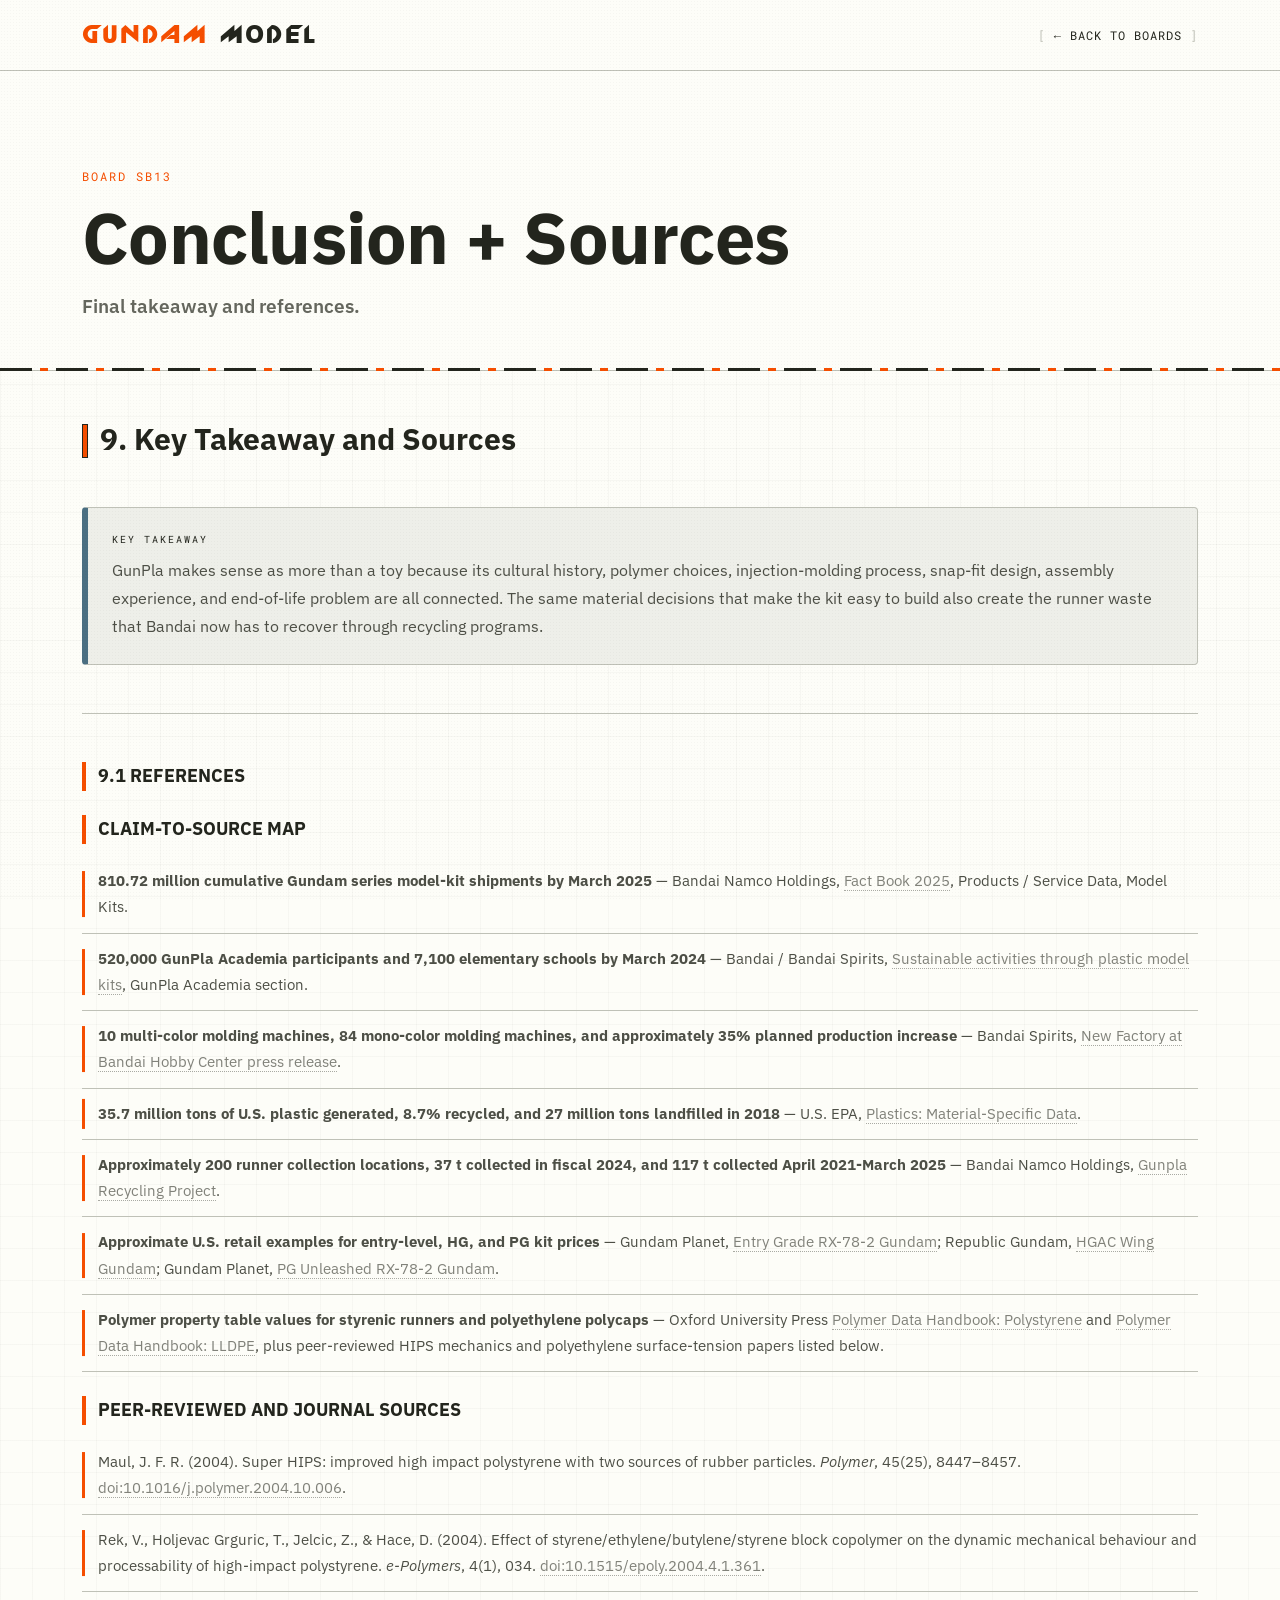
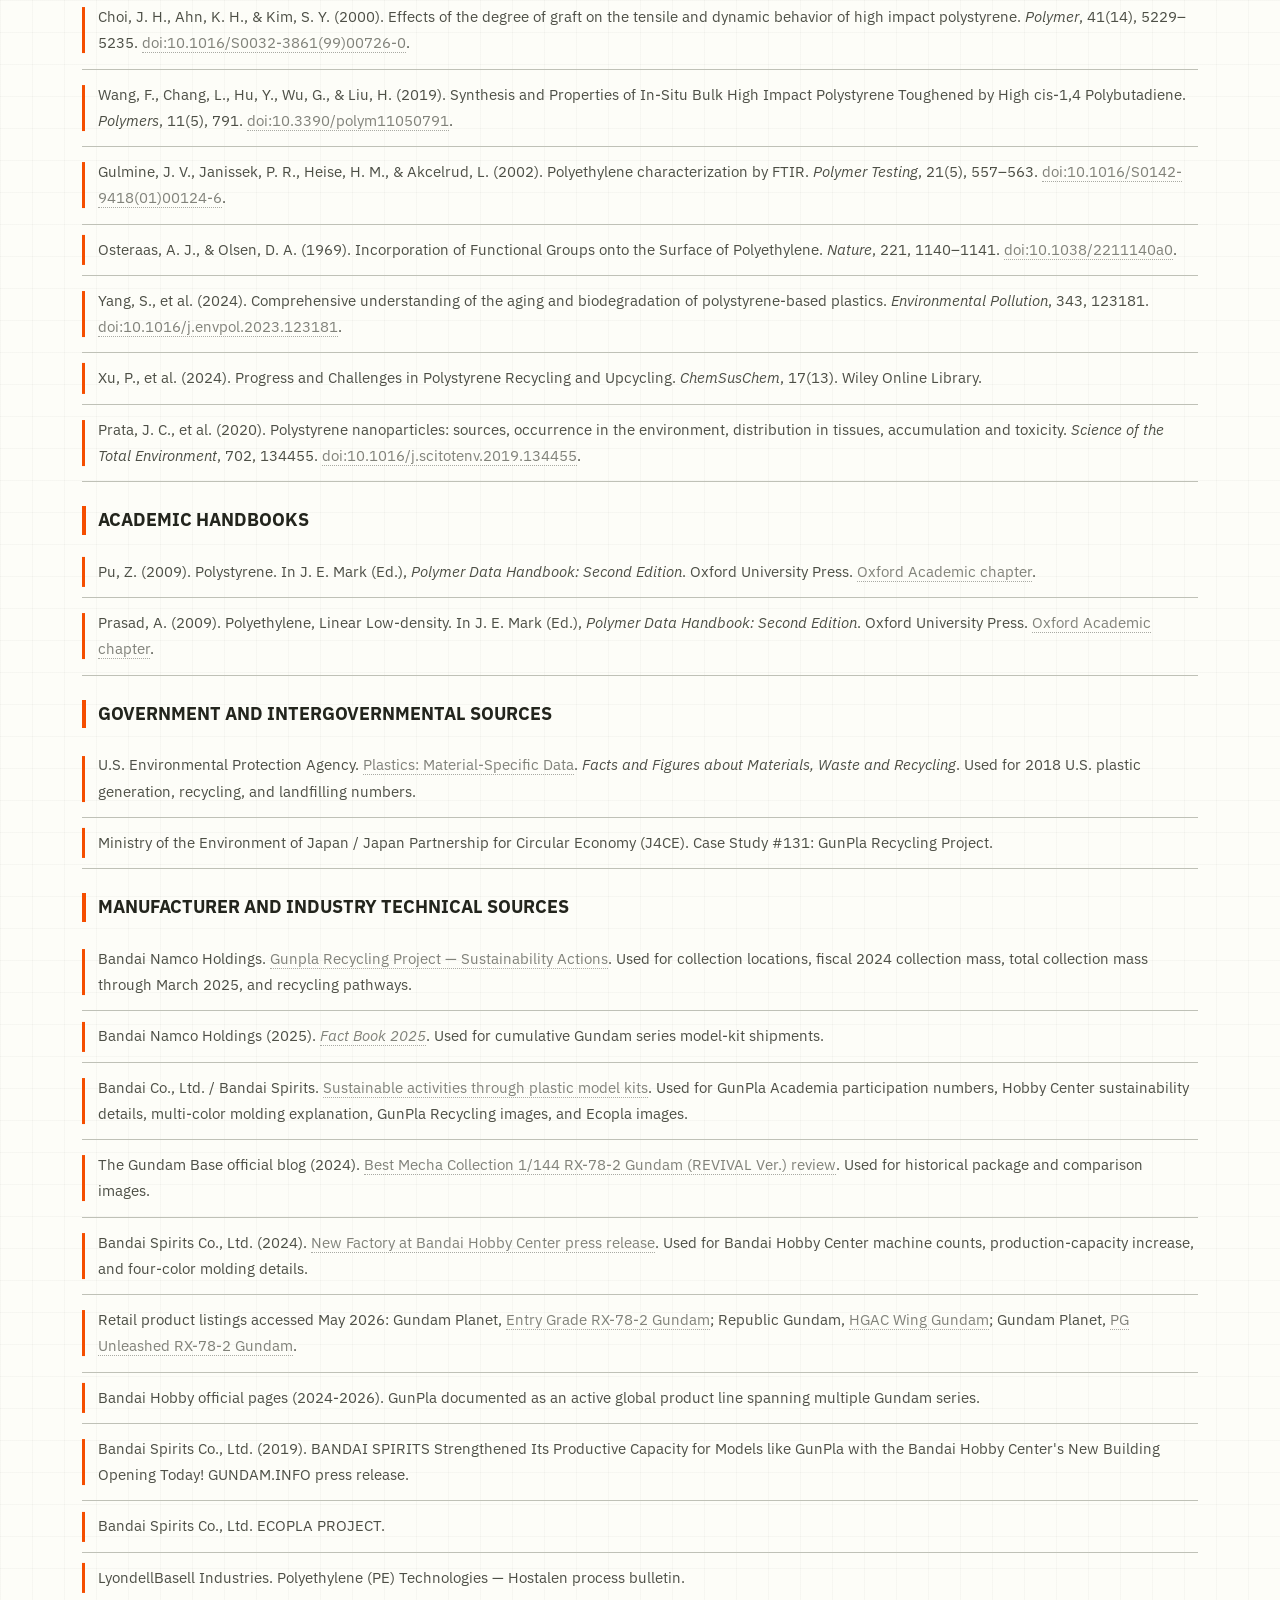
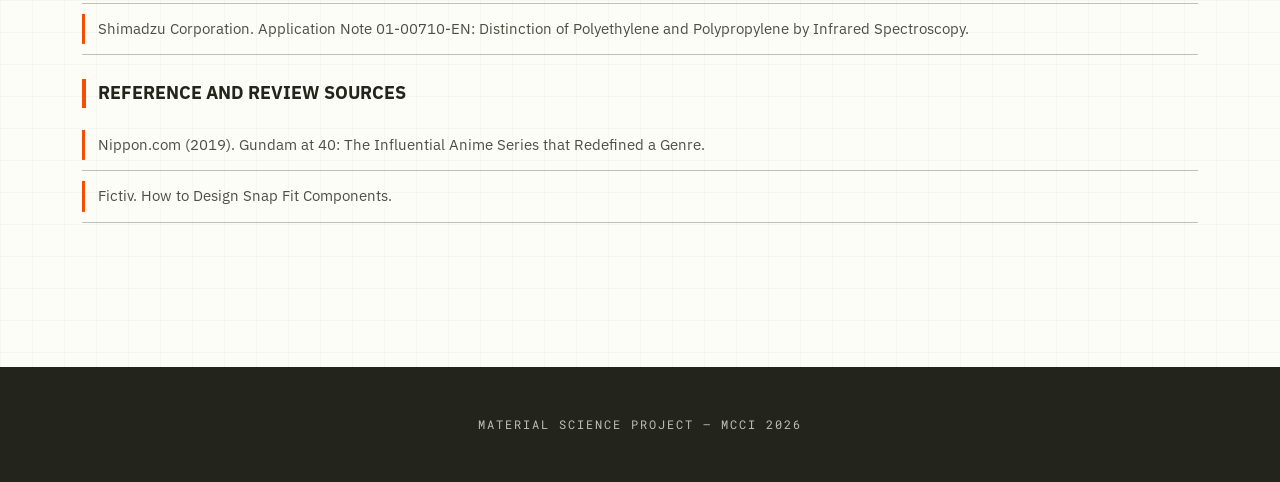
<file: sources.html>
<!DOCTYPE html>
<html lang="en">
<head>
  <meta charset="UTF-8">
  <meta name="viewport" content="width=device-width, initial-scale=1.0">
  <title>Conclusion + Sources — GunPla</title>
  <link rel="preconnect" href="https://fonts.googleapis.com">
  <link rel="preconnect" href="https://fonts.gstatic.com" crossorigin>
  <link href="https://fonts.googleapis.com/css2?family=Courier+Prime&family=Jost:ital,wght@0,100..900;1,100..900&family=Lacquer&family=Noto+Sans:ital,wght@0,100..900;1,100..900&family=Outfit:wght@100..900&family=Press+Start+2P&family=Roboto+Mono:wght@500&family=Ropa+Sans&display=swap" rel="stylesheet">
  <link rel="stylesheet" href="./styles.css">
  <link rel="icon" href="./assets/gundam_icon.ico" type="image/x-icon">
</head>
<body class="content-page">
  <div class="particle-background" aria-hidden="true"></div>
  <canvas class="ghost-canvas" aria-hidden="true"></canvas>
  <div class="grain-overlay" aria-hidden="true"></div>

  <header class="header">
    <div class="container header-inner">
      <a href="index.html" class="logo"><span class="logo-accent">Gundam</span> Model</a>
      <a href="index.html" class="back-link">← Back to Boards</a>
    </div>
  </header>

  <main>
    <div class="page-header">
      <div class="container">
        <div class="page-badge">Board SB13</div>
        <h1 class="page-title">Conclusion + Sources</h1>
        <p class="page-subtitle">Final takeaway and references.</p>
      </div>
    </div>

    <div class="content">
      <div class="page-body animate-in">

        <div class="section-block">
          <div class="section-heading">
            <div class="section-heading-bar"></div>
            <h2>9. Key Takeaway and Sources</h2>
          </div>
        </div>

        <div class="callout">
          <div class="callout-label">Key Takeaway</div>
          <p>GunPla makes sense as more than a toy because its cultural history, polymer choices, injection-molding process, snap-fit design, assembly experience, and end-of-life problem are all connected. The same material decisions that make the kit easy to build also create the runner waste that Bandai now has to recover through recycling programs.</p>
        </div>

        <hr class="section-divider">

        <div class="section-block">
          <p class="sub-heading">9.1 References</p>

          <p class="sub-heading mt-5">Claim-to-Source Map</p>
          <ul class="ref-list">
            <li><strong>810.72 million cumulative Gundam series model-kit shipments by March 2025</strong> — Bandai Namco Holdings, <a href="https://www.bandainamco.co.jp/en/ir/library/assets/pdf/2025/factbook2025_en.pdf">Fact Book 2025</a>, Products / Service Data, Model Kits.</li>
            <li><strong>520,000 GunPla Academia participants and 7,100 elementary schools by March 2024</strong> — Bandai / Bandai Spirits, <a href="https://www.bandai.co.jp/en/miraicreation/plasticmodel/">Sustainable activities through plastic model kits</a>, GunPla Academia section.</li>
            <li><strong>10 multi-color molding machines, 84 mono-color molding machines, and approximately 35% planned production increase</strong> — Bandai Spirits, <a href="https://www.bandaispirits.co.jp/e/press/2024/241106.php">New Factory at Bandai Hobby Center press release</a>.</li>
            <li><strong>35.7 million tons of U.S. plastic generated, 8.7% recycled, and 27 million tons landfilled in 2018</strong> — U.S. EPA, <a href="https://www.epa.gov/facts-and-figures-about-materials-waste-and-recycling/plastics-material-specific-data">Plastics: Material-Specific Data</a>.</li>
            <li><strong>Approximately 200 runner collection locations, 37 t collected in fiscal 2024, and 117 t collected April 2021-March 2025</strong> — Bandai Namco Holdings, <a href="https://www.bandainamco.co.jp/en/sustainability/actions/gunpla-recycle.html">Gunpla Recycling Project</a>.</li>
            <li><strong>Approximate U.S. retail examples for entry-level, HG, and PG kit prices</strong> — Gundam Planet, <a href="https://www.gundamplanet.com/products/entry-grade-rx-78-2-gundam">Entry Grade RX-78-2 Gundam</a>; Republic Gundam, <a href="https://www.republicgundam.com/products/1-144-hgac-162-xxxg-01w-wing-gundam">HGAC Wing Gundam</a>; Gundam Planet, <a href="https://www.gundamplanet.com/products/pg-unleashed-rx-78-2-gundam">PG Unleashed RX-78-2 Gundam</a>.</li>
            <li><strong>Polymer property table values for styrenic runners and polyethylene polycaps</strong> — Oxford University Press <a href="https://academic.oup.com/book/52773/chapter/421868560">Polymer Data Handbook: Polystyrene</a> and <a href="https://academic.oup.com/book/52773/chapter/421868213">Polymer Data Handbook: LLDPE</a>, plus peer-reviewed HIPS mechanics and polyethylene surface-tension papers listed below.</li>
          </ul>

          <p class="sub-heading mt-5">Peer-Reviewed and Journal Sources</p>
          <ul class="ref-list">
            <li>Maul, J. F. R. (2004). Super HIPS: improved high impact polystyrene with two sources of rubber particles. <em>Polymer</em>, 45(25), 8447–8457. <a href="https://doi.org/10.1016/j.polymer.2004.10.006">doi:10.1016/j.polymer.2004.10.006</a>.</li>
            <li>Rek, V., Holjevac Grguric, T., Jelcic, Z., & Hace, D. (2004). Effect of styrene/ethylene/butylene/styrene block copolymer on the dynamic mechanical behaviour and processability of high-impact polystyrene. <em>e-Polymers</em>, 4(1), 034. <a href="https://doi.org/10.1515/epoly.2004.4.1.361">doi:10.1515/epoly.2004.4.1.361</a>.</li>
            <li>Choi, J. H., Ahn, K. H., & Kim, S. Y. (2000). Effects of the degree of graft on the tensile and dynamic behavior of high impact polystyrene. <em>Polymer</em>, 41(14), 5229–5235. <a href="https://doi.org/10.1016/S0032-3861(99)00726-0">doi:10.1016/S0032-3861(99)00726-0</a>.</li>
            <li>Wang, F., Chang, L., Hu, Y., Wu, G., & Liu, H. (2019). Synthesis and Properties of In-Situ Bulk High Impact Polystyrene Toughened by High cis-1,4 Polybutadiene. <em>Polymers</em>, 11(5), 791. <a href="https://doi.org/10.3390/polym11050791">doi:10.3390/polym11050791</a>.</li>
            <li>Gulmine, J. V., Janissek, P. R., Heise, H. M., & Akcelrud, L. (2002). Polyethylene characterization by FTIR. <em>Polymer Testing</em>, 21(5), 557–563. <a href="https://doi.org/10.1016/S0142-9418(01)00124-6">doi:10.1016/S0142-9418(01)00124-6</a>.</li>
            <li>Osteraas, A. J., & Olsen, D. A. (1969). Incorporation of Functional Groups onto the Surface of Polyethylene. <em>Nature</em>, 221, 1140–1141. <a href="https://www.nature.com/articles/2211140a0">doi:10.1038/2211140a0</a>.</li>
            <li>Yang, S., et al. (2024). Comprehensive understanding of the aging and biodegradation of polystyrene-based plastics. <em>Environmental Pollution</em>, 343, 123181. <a href="https://doi.org/10.1016/j.envpol.2023.123181">doi:10.1016/j.envpol.2023.123181</a>.</li>
            <li>Xu, P., et al. (2024). Progress and Challenges in Polystyrene Recycling and Upcycling. <em>ChemSusChem</em>, 17(13). Wiley Online Library.</li>
            <li>Prata, J. C., et al. (2020). Polystyrene nanoparticles: sources, occurrence in the environment, distribution in tissues, accumulation and toxicity. <em>Science of the Total Environment</em>, 702, 134455. <a href="https://doi.org/10.1016/j.scitotenv.2019.134455">doi:10.1016/j.scitotenv.2019.134455</a>.</li>
          </ul>

          <p class="sub-heading mt-5">Academic Handbooks</p>
          <ul class="ref-list">
            <li>Pu, Z. (2009). Polystyrene. In J. E. Mark (Ed.), <em>Polymer Data Handbook: Second Edition</em>. Oxford University Press. <a href="https://academic.oup.com/book/52773/chapter/421868560">Oxford Academic chapter</a>.</li>
            <li>Prasad, A. (2009). Polyethylene, Linear Low-density. In J. E. Mark (Ed.), <em>Polymer Data Handbook: Second Edition</em>. Oxford University Press. <a href="https://academic.oup.com/book/52773/chapter/421868213">Oxford Academic chapter</a>.</li>
          </ul>

          <p class="sub-heading mt-5">Government and Intergovernmental Sources</p>
          <ul class="ref-list">
            <li>U.S. Environmental Protection Agency. <a href="https://www.epa.gov/facts-and-figures-about-materials-waste-and-recycling/plastics-material-specific-data">Plastics: Material-Specific Data</a>. <em>Facts and Figures about Materials, Waste and Recycling</em>. Used for 2018 U.S. plastic generation, recycling, and landfilling numbers.</li>
            <li>Ministry of the Environment of Japan / Japan Partnership for Circular Economy (J4CE). Case Study #131: GunPla Recycling Project.</li>
          </ul>

          <p class="sub-heading mt-5">Manufacturer and Industry Technical Sources</p>
          <ul class="ref-list">
            <li>Bandai Namco Holdings. <a href="https://www.bandainamco.co.jp/en/sustainability/actions/gunpla-recycle.html">Gunpla Recycling Project — Sustainability Actions</a>. Used for collection locations, fiscal 2024 collection mass, total collection mass through March 2025, and recycling pathways.</li>
            <li>Bandai Namco Holdings (2025). <a href="https://www.bandainamco.co.jp/en/ir/library/assets/pdf/2025/factbook2025_en.pdf"><em>Fact Book 2025</em></a>. Used for cumulative Gundam series model-kit shipments.</li>
            <li>Bandai Co., Ltd. / Bandai Spirits. <a href="https://www.bandai.co.jp/en/miraicreation/plasticmodel/">Sustainable activities through plastic model kits</a>. Used for GunPla Academia participation numbers, Hobby Center sustainability details, multi-color molding explanation, GunPla Recycling images, and Ecopla images.</li>
            <li>The Gundam Base official blog (2024). <a href="https://www.gundam-base.net/staffblog/60872.html">Best Mecha Collection 1/144 RX-78-2 Gundam (REVIVAL Ver.) review</a>. Used for historical package and comparison images.</li>
            <li>Bandai Spirits Co., Ltd. (2024). <a href="https://www.bandaispirits.co.jp/e/press/2024/241106.php">New Factory at Bandai Hobby Center press release</a>. Used for Bandai Hobby Center machine counts, production-capacity increase, and four-color molding details.</li>
            <li>Retail product listings accessed May 2026: Gundam Planet, <a href="https://www.gundamplanet.com/products/entry-grade-rx-78-2-gundam">Entry Grade RX-78-2 Gundam</a>; Republic Gundam, <a href="https://www.republicgundam.com/products/1-144-hgac-162-xxxg-01w-wing-gundam">HGAC Wing Gundam</a>; Gundam Planet, <a href="https://www.gundamplanet.com/products/pg-unleashed-rx-78-2-gundam">PG Unleashed RX-78-2 Gundam</a>.</li>
            <li>Bandai Hobby official pages (2024-2026). GunPla documented as an active global product line spanning multiple Gundam series.</li>
            <li>Bandai Spirits Co., Ltd. (2019). BANDAI SPIRITS Strengthened Its Productive Capacity for Models like GunPla with the Bandai Hobby Center's New Building Opening Today! GUNDAM.INFO press release.</li>
            <li>Bandai Spirits Co., Ltd. ECOPLA PROJECT.</li>
            <li>LyondellBasell Industries. Polyethylene (PE) Technologies — Hostalen process bulletin.</li>
            <li>Shimadzu Corporation. Application Note 01-00710-EN: Distinction of Polyethylene and Polypropylene by Infrared Spectroscopy.</li>
          </ul>

          <p class="sub-heading mt-5">Reference and Review Sources</p>
          <ul class="ref-list">
            <li>Nippon.com (2019). Gundam at 40: The Influential Anime Series that Redefined a Genre.</li>
            <li>Fictiv. How to Design Snap Fit Components.</li>
          </ul>
        </div>

      </div>
    </div>
  </main>

  <footer class="footer">
    <div class="container"><p class="footer-text">Material Science Project — MCCI 2026</p></div>
  </footer>
  <script src="./script.js" defer></script>
</body>
</html>
</file>
<file: styles.css>
@import url("https://fonts.googleapis.com/css2?family=IBM+Plex+Sans:wght@400;500;600;700;800&display=swap");

@font-face {
  font-family: "New Zelek";
  src: url("./assets/New Zelek.ttf") format("truetype");
  font-weight: normal;
  font-style: normal;
  font-display: swap;
}

:root {
  --color-bg: #fdfdf8;
  --color-surface: #fdfdf8;
  --color-panel: #eeefe9;
  --color-ink: #4d4f46;
  --color-outline: #bfc1b7;
  --color-deep-olive: #23251d;
  --color-orange: #F54E00;
  --color-amber: #F7A501;
  --color-gundam-blue: #4b6f82;
  --color-gundam-red: #a84728;
  --color-gundam-yellow: #b17816;
  --color-gundam-white: #fdfdf8;
  --color-steel: #65675e;
  --color-signal-green: #3DDC84;
  --color-thruster-orange: #F54E00;
  --color-warning-amber: #FFC928;
  --color-dark-navy: #1e1f23;
  --space-1: 4px;
  --space-2: 8px;
  --space-3: 12px;
  --space-4: 16px;
  --space-5: 24px;
  --space-6: 32px;
  --space-7: 48px;
  --space-8: 64px;
  --space-9: 96px;
  --radius-sm: 4px;
  --radius-md: 6px;
  --border-strong: 2px solid var(--color-deep-olive);
  --border-default: 1px solid var(--color-outline);
  --shadow-panel: 0 25px 50px -12px rgba(0, 0, 0, 0.25);
  --font-display: "New Zelek", "Jost", "Outfit", sans-serif;
  --font-heading: "IBM Plex Sans", "Jost", "Outfit", "Noto Sans", sans-serif;
  --font-body: "IBM Plex Sans", "Noto Sans", "Outfit", "Jost", sans-serif;
  --font-mono: "Roboto Mono", "Courier Prime", monospace;
}

*, *::before, *::after { box-sizing: border-box; margin: 0; padding: 0; }
* {
  cursor: url("https://cdn.cursors-4u.net/previews/mobile-suit-gundam-rx-78-2-ae211299-32.webp") 32 32, auto !important;
}
html { scroll-behavior: smooth; }
body {
  font-family: var(--font-body);
  background-color: var(--color-bg);
  background-image:
    linear-gradient(rgba(77, 79, 70, 0.035) 1px, transparent 1px),
    linear-gradient(90deg, rgba(77, 79, 70, 0.035) 1px, transparent 1px);
  background-size: 32px 32px;
  color: var(--color-ink);
  line-height: 1.6;
  min-height: 100vh;
  position: relative;
  overflow-x: hidden;
}
a { text-decoration: none; color: inherit; }

.container {
  max-width: 1200px;
  margin: 0 auto;
  padding: 0 var(--space-5);
}

.particle-background,
.ghost-canvas,
.grain-overlay {
  position: fixed;
  inset: 0;
  pointer-events: none;
}

.particle-background { display: none; }
.ghost-canvas { width: 100%; height: 100%; z-index: 150; }
.grain-overlay {
  z-index: 200;
  opacity: 0.16;
  mix-blend-mode: multiply;
  background-image:
    radial-gradient(rgba(0, 0, 0, 0.16) 0.7px, transparent 0.7px),
    radial-gradient(rgba(255, 255, 255, 0.16) 0.7px, transparent 0.7px);
  background-size: 3px 3px, 4px 4px;
  background-position: 0 0, 1px 1px;
  animation: grainShift 0.32s steps(2) infinite;
}

.particle {
  position: absolute;
  border-radius: 999px;
  opacity: 0.9;
  will-change: transform, opacity;
  animation-name: particleDrift;
  animation-timing-function: linear;
  animation-iteration-count: infinite;
  box-shadow: 0 0 10px currentColor;
}
.particle-cyan { background: #59f8e8; color: #59f8e8; }
.particle-blue { background: #4a78ff; color: #4a78ff; }
.particle-pink { background: #ff4fa8; color: #ff4fa8; }

main, .header, .footer { position: relative; z-index: 1; }

.header {
  background: rgba(253, 253, 248, 0.94);
  border-bottom: var(--border-default);
  padding: var(--space-4) 0;
  position: sticky;
  top: 0;
  z-index: 100;
}
.header-inner { display: flex; align-items: center; justify-content: space-between; }
.logo {
  font-family: var(--font-display);
  font-size: 24px;
  letter-spacing: 2px;
  text-transform: uppercase;
  color: var(--color-deep-olive);
}
.logo-accent { color: var(--color-orange); }

.back-link,
.nav-label {
  font-family: var(--font-mono);
  font-size: 12px;
  text-transform: uppercase;
  letter-spacing: 1px;
  color: var(--color-deep-olive);
}
.back-link:hover { color: var(--color-orange); }

.hero { padding: var(--space-9) 0 var(--space-4); text-align: center; }
.hero-title {
  font-family: var(--font-display);
  font-size: clamp(48px, 10vw, 88px);
  text-transform: uppercase;
  letter-spacing: 4px;
  line-height: 1.1;
  margin-bottom: var(--space-4);
  animation: fadeSlideUp 0.6s ease-out forwards;
  opacity: 0;
}
.hero-subtitle {
  font-family: var(--font-heading);
  font-size: 18px;
  font-weight: 500;
  text-transform: uppercase;
  letter-spacing: 3px;
  color: var(--color-steel);
  animation: fadeSlideUp 0.6s ease-out 0.15s forwards;
  opacity: 0;
}
.hero-accent { color: var(--color-gundam-blue); }

.board-section { padding: var(--space-7) 0 var(--space-9); overflow-x: hidden; }
.board-grid {
  display: flex;
  flex-wrap: wrap;
  justify-content: center;
  align-items: center;
  gap: var(--space-4);
  padding: var(--space-4);
  max-width: 1400px;
  margin: 0 auto;
}
.board-card {
  position: relative;
  background: transparent;
  border: none;
  padding: var(--space-2);
  cursor: pointer;
  animation: floatIn 0.8s cubic-bezier(0.16, 1, 0.3, 1) forwards, float 6s ease-in-out infinite;
  opacity: 0;
  transition: transform 0.4s cubic-bezier(0.16, 1, 0.3, 1);
}
.board-card.large { width: 400px; height: 350px; }
.board-card.medium { width: 280px; height: 245px; }
.board-card.small { width: 220px; height: 193px; }
.board-card:nth-child(1) { animation-delay: 0.2s, 0s; animation-duration: 0.8s, 6s; }
.board-card:nth-child(2) { animation-delay: 0.3s, 0.5s; animation-duration: 0.8s, 7s; }
.board-card:nth-child(3) { animation-delay: 0.4s, 1s; animation-duration: 0.8s, 5.5s; }
.board-card:nth-child(4) { animation-delay: 0.5s, 0.3s; animation-duration: 0.8s, 6.5s; }
.board-card:nth-child(5) { animation-delay: 0.6s, 0.8s; animation-duration: 0.8s, 5s; }
.board-card:nth-child(6) { animation-delay: 0.7s, 1.2s; animation-duration: 0.8s, 7.5s; }
.board-card:nth-child(7) { animation-delay: 0.8s, 0.2s; animation-duration: 0.8s, 6s; }
.board-card:nth-child(8) { animation-delay: 0.9s, 0.6s; animation-duration: 0.8s, 5.5s; }
.board-card:nth-child(9) { animation-delay: 1s, 0.9s; animation-duration: 0.8s, 6.5s; }
.board-card:hover { transform: scale(1.15); z-index: 10; animation-play-state: paused; }
.board-image {
  width: 100%;
  height: 100%;
  object-fit: contain;
  display: block;
  transition: filter 0.3s ease-out;
  filter: brightness(0.97);
}
.board-card:hover .board-image { filter: brightness(1) drop-shadow(0 8px 24px rgba(0, 91, 184, 0.3)); }
.board-label,
.board-tag {
  position: absolute;
  font-family: var(--font-heading);
  text-transform: uppercase;
  letter-spacing: 1px;
  background: rgba(252, 252, 253, 0.85);
  opacity: 0;
  transition: opacity 0.3s ease-out, transform 0.3s ease-out;
}
.board-label {
  bottom: var(--space-2);
  left: var(--space-3);
  font-size: 14px;
  font-weight: 600;
  color: var(--color-ink);
  padding: var(--space-1) var(--space-2);
  transform: translateY(8px);
}
.board-tag {
  top: var(--space-2);
  right: var(--space-3);
  font-family: var(--font-mono);
  font-size: 10px;
  color: var(--color-steel);
  padding: var(--space-1) var(--space-2);
  transform: translateY(-8px);
}
.board-card:hover .board-label,
.board-card:hover .board-tag { opacity: 1; transform: translateY(0); }

.window-layer {
  position: fixed;
  inset: 0;
  z-index: 300;
  pointer-events: none;
}

.desktop-window {
  position: absolute;
  width: min(880px, calc(100vw - 32px));
  height: min(680px, calc(100vh - 96px));
  min-width: min(360px, calc(100vw - 32px));
  min-height: 360px;
  background: var(--color-bg);
  border: 2px solid var(--color-deep-olive);
  border-radius: var(--radius-md);
  box-shadow: var(--shadow-panel);
  overflow: hidden;
  pointer-events: auto;
}

.desktop-window.is-focused {
  border-color: var(--color-orange);
}

.desktop-window.is-full-page {
  border-radius: 0;
}

.window-titlebar {
  height: 38px;
  display: flex;
  align-items: center;
  justify-content: space-between;
  gap: var(--space-3);
  background: var(--color-panel);
  border-bottom: var(--border-default);
  padding: 0 var(--space-2) 0 var(--space-4);
  user-select: none;
  touch-action: none;
}

.window-title {
  min-width: 0;
  font-family: var(--font-mono);
  font-size: 11px;
  font-weight: 600;
  text-transform: uppercase;
  letter-spacing: 1px;
  color: var(--color-deep-olive);
  overflow: hidden;
  text-overflow: ellipsis;
  white-space: nowrap;
}

.window-controls {
  display: flex;
  align-items: center;
  gap: var(--space-1);
}

.window-button {
  position: relative;
  z-index: 1;
  width: 24px;
  height: 24px;
  border: var(--border-default);
  border-radius: var(--radius-sm);
  background: var(--color-bg);
  color: var(--color-deep-olive);
  font-family: var(--font-mono);
  font-size: 14px;
  line-height: 1;
}

.window-button:hover {
  color: var(--color-orange);
  background: #f6e9df;
}

.window-close-button {
  z-index: 5;
}

.window-frame {
  width: calc(100% - 16px);
  height: calc(100% - 46px);
  display: block;
  border: 0;
  margin: var(--space-1) var(--space-2) var(--space-2);
  background: var(--color-bg);
  overflow: auto;
}

.window-resize-handle {
  position: absolute;
  z-index: 2;
  touch-action: none;
}

.resize-top,
.resize-bottom {
  left: 12px;
  right: 12px;
  height: 10px;
  cursor: ns-resize !important;
}

.resize-top { top: 0; }
.resize-bottom { bottom: 0; }

.resize-left,
.resize-right {
  top: 12px;
  bottom: 12px;
  width: 10px;
  cursor: ew-resize !important;
}

.resize-left { left: 0; }
.resize-right { right: 0; }

.resize-top-left,
.resize-top-right,
.resize-bottom-right,
.resize-bottom-left {
  width: 24px;
  height: 24px;
}

.resize-top-left {
  top: 0;
  left: 0;
  cursor: nwse-resize !important;
}

.resize-top-right {
  top: 0;
  right: 0;
  cursor: nesw-resize !important;
}

.resize-bottom-right {
  right: 0;
  bottom: 0;
  cursor: nwse-resize !important;
}

.resize-bottom-left {
  left: 0;
  bottom: 0;
  cursor: nesw-resize !important;
}

.resize-bottom-right::before {
  content: "";
  position: absolute;
  right: 5px;
  bottom: 5px;
  width: 12px;
  height: 12px;
  border-right: 2px solid var(--color-deep-olive);
  border-bottom: 2px solid var(--color-deep-olive);
  box-shadow: 4px 4px 0 -2px var(--color-deep-olive);
}

.desktop-window.is-focused .resize-bottom-right::before {
  border-color: var(--color-orange);
  box-shadow: 4px 4px 0 -2px var(--color-orange);
}

.is-resizing-window {
  user-select: none;
}

.content-page .container {
  max-width: 1180px;
  padding: 0 var(--space-6);
}
.page-header {
  padding: var(--space-9) 0 var(--space-7);
  background: var(--color-bg);
}
.page-badge {
  font-family: var(--font-mono);
  font-size: 12px;
  text-transform: uppercase;
  letter-spacing: 2px;
  color: var(--color-orange);
  margin-bottom: var(--space-3);
}
.page-title {
  font-family: var(--font-heading);
  font-size: clamp(38px, 7vw, 72px);
  font-weight: 800;
  text-transform: none;
  letter-spacing: -0.75px;
  line-height: 1.08;
  color: var(--color-deep-olive);
  max-width: 920px;
}
.page-subtitle {
  font-family: var(--font-heading);
  font-size: 19px;
  font-weight: 600;
  color: var(--color-steel);
  margin-top: var(--space-4);
  max-width: 1180px;
  line-height: 1.56;
}
.content { padding: var(--space-7) 0 var(--space-9); }
.content .container { max-width: 1180px; padding: 0 var(--space-6); }
.section { margin-bottom: var(--space-7); }
.section-title {
  font-family: var(--font-heading);
  font-size: 20px;
  font-weight: 600;
  text-transform: uppercase;
  letter-spacing: 1px;
  margin-bottom: var(--space-5);
  color: var(--color-ink);
}
.section-text { font-size: 17px; line-height: 1.85; color: var(--color-ink); }
.section-text p { margin-bottom: var(--space-5); }
.section-text p:last-child { margin-bottom: 0; }
.stats-grid {
  display: grid;
  grid-template-columns: repeat(3, 1fr);
  gap: var(--space-6);
  margin-top: var(--space-8);
  padding-top: var(--space-6);
}
.stat-value { font-family: var(--font-display); font-size: 40px; color: var(--color-gundam-blue); }
.stat-label {
  font-family: var(--font-mono);
  font-size: 11px;
  text-transform: uppercase;
  letter-spacing: 1px;
  color: var(--color-steel);
  margin-top: var(--space-2);
}

.footer {
  background: var(--color-deep-olive);
  color: var(--color-bg);
  padding: var(--space-7) 0;
  text-align: center;
}
.footer-text {
  font-family: var(--font-mono);
  font-size: 12px;
  text-transform: uppercase;
  letter-spacing: 2px;
  opacity: 0.7;
}

.animate-in { animation: fadeSlideUp 0.5s ease-out forwards; opacity: 0; }
.visually-hidden {
  position: absolute;
  width: 1px;
  height: 1px;
  padding: 0;
  margin: -1px;
  overflow: hidden;
  clip: rect(0, 0, 0, 0);
  white-space: nowrap;
  border: 0;
}

@keyframes fadeSlideUp {
  from { opacity: 0; transform: translateY(20px); }
  to { opacity: 1; transform: translateY(0); }
}
@keyframes floatIn {
  0% { opacity: 0; transform: translateY(40px) scale(0.95); }
  100% { opacity: 1; transform: translateY(0) scale(1); }
}
@keyframes float {
  0%, 100% { transform: translateY(0); }
  50% { transform: translateY(-8px); }
}
@keyframes particleDrift {
  0% { transform: translate3d(-12vw, var(--start-y), 0); opacity: 0; }
  7% { opacity: 0.95; }
  92% { opacity: 0.95; }
  100% { transform: translate3d(112vw, calc(var(--start-y) + var(--drift-y)), 0); opacity: 0; }
}
@keyframes grainShift {
  0% { transform: translate(0, 0); }
  100% { transform: translate(2px, 1px); }
}

@media (max-width: 900px) {
  .board-card.large { width: 320px; height: 280px; }
  .board-card.medium { width: 240px; height: 210px; }
}
@media (max-width: 600px) {
  .board-card.large, .board-card.medium, .board-card.small { width: 160px; height: 140px; }
  .stats-grid { grid-template-columns: 1fr; }
}
@media (prefers-reduced-motion: reduce) {
  .particle, .ghost-canvas { animation: none; opacity: 0; }
  .grain-overlay { animation: none; }
}

/* ===== SUBPAGE REDESIGN ===== */

.content-page .header {
  backdrop-filter: blur(10px);
}

.content-page .back-link::before {
  content: "[ ";
  color: var(--color-outline);
}

.content-page .back-link::after {
  content: " ]";
  color: var(--color-outline);
}

.page-header {
  border-bottom: var(--border-default);
  position: relative;
}

.page-header::after {
  content: "";
  position: absolute;
  left: 0;
  right: 0;
  bottom: -1px;
  height: 3px;
  background: repeating-linear-gradient(
    90deg,
    var(--color-deep-olive) 0 32px,
    transparent 32px 40px,
    var(--color-orange) 40px 48px,
    transparent 48px 56px
  );
}

.page-body {
  width: 100%;
  max-width: 1180px;
  margin: 0 auto;
  padding: 0 var(--space-6);
}

.section-block { margin-bottom: var(--space-7); }

.section-heading {
  display: flex;
  align-items: flex-start;
  gap: var(--space-3);
  margin-bottom: var(--space-5);
}
.section-heading-bar {
  width: 6px;
  min-height: 34px;
  background: var(--color-orange);
  border: 1px solid var(--color-deep-olive);
  flex-shrink: 0;
  margin-top: 5px;
}
.section-heading h2 {
  font-family: var(--font-heading);
  font-size: clamp(22px, 3vw, 30px);
  font-weight: 700;
  text-transform: none;
  letter-spacing: 0;
  line-height: 1.35;
  color: var(--color-deep-olive);
}

.sub-heading {
  font-family: var(--font-heading);
  font-size: 18px;
  font-weight: 700;
  text-transform: uppercase;
  letter-spacing: 0;
  color: var(--color-deep-olive);
  margin: var(--space-6) 0 var(--space-3);
  padding-left: var(--space-3);
  border-left: 4px solid var(--color-orange);
}

.body-text {
  font-size: 16px;
  line-height: 1.72;
  color: var(--color-ink);
}
.body-text p { margin-bottom: var(--space-5); }
.body-text p:last-child { margin-bottom: 0; }

.source-link {
  font-family: var(--font-mono);
  font-size: 0.64rem;
  text-transform: uppercase;
  letter-spacing: 0.4px;
  color: rgba(101, 103, 94, 0.74);
  border-bottom: 1px dotted rgba(101, 103, 94, 0.55);
  white-space: nowrap;
  vertical-align: 0.08em;
  margin-left: 0.15rem;
}

.fig figcaption a,
.ref-list a {
  color: rgba(101, 103, 94, 0.82);
  border-bottom: 1px dotted rgba(101, 103, 94, 0.55);
}

.source-link:hover,
.fig figcaption a:hover,
.ref-list a:hover {
  color: var(--color-orange);
  border-bottom-color: currentColor;
}

.fig {
  background: var(--color-surface);
  border: var(--border-default);
  border-radius: var(--radius-sm);
  overflow: hidden;
  margin: var(--space-6) 0;
}
/* Natural aspect ratio + contain: show full image (no 16:9 crop) */
.fig img,
.fig video {
  width: 100%;
  display: block;
  height: auto;
  aspect-ratio: auto;
  object-fit: contain;
  object-position: center;
  background: var(--color-panel);
}

.fig--contain img,
.fig--contain video {
  height: auto;
  aspect-ratio: auto;
  object-fit: contain;
}

.fig-pair {
  display: grid;
  grid-template-columns: repeat(2, minmax(0, 1fr));
  gap: 1px;
  background: var(--color-outline);
}
.fig-pair img {
  aspect-ratio: auto;
  height: auto;
  object-fit: contain;
}

/* FTIR software screenshots: native aspect ratio; avoid 16:9 crop */
.fig--ftir img {
  aspect-ratio: auto;
  height: auto;
  object-fit: contain;
  object-position: center top;
}

/* Stack FTIR exports full-width — wide plots read poorly in two-up layouts */
.media-split--spectra {
  grid-template-columns: 1fr;
  gap: var(--space-5);
}
.fig figcaption {
  font-family: var(--font-mono);
  font-size: 11px;
  color: var(--color-steel);
  padding: var(--space-3) var(--space-4);
  border-top: var(--border-default);
  line-height: 1.65;
}

.media-split {
  display: grid;
  grid-template-columns: 1fr 1fr;
  gap: var(--space-5);
  /* Short column(s) stay vertically centered vs the tall column — whole bordered figure moves as a unit */
  align-items: center;
  margin: var(--space-6) 0;
}

.media-split .text-col {
  align-self: start;
  min-width: 0;
}

.media-split .img-col {
  min-width: 0;
}

.media-split .fig {
  margin: 0;
  width: 100%;
  max-width: 100%;
}

.media-split .fig img,
.media-split .fig video {
  display: block;
  width: auto;
  max-width: 100%;
  /* Keep tall photos/videos closer to text-column scale (avoids huge portrait assets) */
  max-height: min(46vh, 400px);
  height: auto;
  margin-left: auto;
  margin-right: auto;
  aspect-ratio: auto;
  object-fit: contain;
  object-position: center;
}

.callout {
  border: var(--border-default);
  border-left: 6px solid var(--color-gundam-blue);
  border-radius: var(--radius-sm);
  background: var(--color-panel);
  padding: var(--space-5);
  margin: var(--space-6) 0;
}
.callout.red { border-left-color: var(--color-gundam-red); }
.callout.yellow { border-left-color: var(--color-gundam-yellow); }
.callout-label {
  font-family: var(--font-mono);
  font-size: 10px;
  text-transform: uppercase;
  letter-spacing: 2px;
  color: var(--color-deep-olive);
  margin-bottom: var(--space-2);
}
.callout.red .callout-label { color: var(--color-gundam-red); }
.callout.yellow .callout-label { color: #9a7000; }
.callout p { font-size: 16px; line-height: 1.75; margin: 0; }

.stats-row {
  display: grid;
  grid-template-columns: repeat(3, 1fr);
  gap: var(--space-4);
  margin: var(--space-6) 0;
}
.stat-card {
  background: var(--color-surface);
  border: var(--border-default);
  border-radius: var(--radius-sm);
  padding: var(--space-5);
  text-align: left;
}
.stat-card .stat-num {
  font-family: var(--font-heading);
  font-weight: 800;
  font-size: 34px;
  color: var(--color-deep-olive);
  line-height: 1;
}
.stat-card .stat-lbl {
  font-family: var(--font-mono);
  font-size: 10px;
  text-transform: uppercase;
  letter-spacing: 1px;
  color: var(--color-steel);
  margin-top: var(--space-2);
}

.timeline { list-style: none; padding: 0; margin: var(--space-5) 0; }
.tl-item {
  display: grid;
  grid-template-columns: 76px 1fr;
  gap: var(--space-4);
  margin-bottom: var(--space-4);
  position: relative;
}
.tl-item:not(:last-child)::after {
  content: '';
  position: absolute;
  left: 37px;
  top: 34px;
  bottom: -16px;
  width: 2px;
  background: var(--color-outline);
}
.tl-year {
  font-family: var(--font-mono);
  font-size: 12px;
  font-weight: 600;
  color: var(--color-deep-olive);
  background: var(--color-panel);
  border: var(--border-default);
  height: 32px;
  display: flex;
  align-items: center;
  justify-content: center;
}
.tl-text { font-size: 15px; line-height: 1.7; padding-top: 6px; }

.step-cards { display: flex; flex-direction: column; gap: var(--space-4); margin: var(--space-5) 0; }
.step-card {
  display: grid;
  grid-template-columns: 52px 1fr;
  gap: var(--space-4);
  background: var(--color-surface);
  border: var(--border-default);
  border-radius: var(--radius-sm);
  padding: var(--space-4);
  align-items: start;
}
.step-num {
  font-family: var(--font-heading);
  font-size: 28px;
  font-weight: 800;
  color: var(--color-orange);
  line-height: 1;
  text-align: center;
  border-right: var(--border-default);
  padding-right: var(--space-4);
  padding-top: 2px;
}
.step-title {
  font-family: var(--font-heading);
  font-size: 13px;
  font-weight: 700;
  text-transform: uppercase;
  letter-spacing: 1px;
  margin-bottom: var(--space-2);
  color: var(--color-ink);
}
.step-text { font-size: 15px; line-height: 1.75; }

.step-num.step-letter {
  font-family: var(--font-mono);
  font-size: 18px;
  padding-top: 8px;
}

.section-divider { border: none; border-top: var(--border-default); margin: var(--space-7) 0; }

.table-wrapper {
  border: var(--border-default);
  border-radius: var(--radius-sm);
  overflow-x: auto;
  background: var(--color-surface);
}

.properties-table { width: 100%; border-collapse: collapse; font-size: 15px; }
.properties-table th {
  font-family: var(--font-mono);
  font-size: 11px;
  text-transform: uppercase;
  letter-spacing: 1px;
  background: var(--color-deep-olive);
  color: var(--color-bg);
  padding: var(--space-3) var(--space-4);
  text-align: left;
}
.properties-table td {
  padding: var(--space-3) var(--space-4);
  border-bottom: var(--border-default);
  vertical-align: top;
}
.properties-table tr:nth-child(even) td { background: var(--color-panel); }
.properties-table tr:hover td { background: #f6e9df; color: var(--color-deep-olive); }

.ref-list { list-style: none; padding: 0; }
.ref-list li {
  font-size: 15px;
  line-height: 1.75;
  padding: var(--space-3) 0;
  border-bottom: var(--border-default);
  padding-left: var(--space-4);
  position: relative;
}
.ref-list li::before {
  content: '';
  position: absolute;
  left: 0;
  top: 50%;
  transform: translateY(-50%);
  width: 3px;
  height: 60%;
  background: var(--color-orange);
}

.key-list { list-style: none; padding: 0; margin: var(--space-4) 0; }
.key-list li {
  font-size: 16px;
  line-height: 1.75;
  padding: var(--space-4) 0 var(--space-4) var(--space-6);
  border-bottom: var(--border-default);
  position: relative;
}
.key-list li::before {
  content: '→';
  position: absolute;
  left: 0;
  color: var(--color-orange);
  font-weight: 700;
}

.mt-4 { margin-top: var(--space-4); }
.mt-5 { margin-top: var(--space-5); }
.mt-6 { margin-top: var(--space-6); }
.mb-4 { margin-bottom: var(--space-4); }
.m-0 { margin: 0; }
.stats-row.two-up { grid-template-columns: 1fr 1fr; margin: 0 0 var(--space-4); }
.span-2 { grid-column: span 2; }

.content-page a:hover,
.content-page .stat-card:hover .stat-num,
.content-page .step-card:hover .step-title,
.content-page .fig:hover figcaption {
  color: var(--color-orange);
}

.content-page .fig img {
  cursor: zoom-in !important;
}

.image-lightbox {
  position: fixed;
  inset: 0;
  z-index: 1000;
  background: rgba(253, 253, 248, 0.96);
}

.image-lightbox-viewport {
  width: 100%;
  height: 100%;
  overflow: auto;
  position: relative;
  padding: 72px var(--space-5) var(--space-5);
  cursor: default;
}

.image-lightbox-stage {
  position: relative;
  display: grid;
  place-items: center;
  margin: 0 auto;
}

.image-lightbox-viewport img {
  position: static;
  max-width: none;
  max-height: none;
  transform: none;
  transition: width 0.12s ease-out, height 0.12s ease-out;
  object-fit: contain;
  box-shadow: 0 22px 70px rgba(0, 0, 0, 0.45);
  user-select: none;
  -webkit-user-drag: none;
}

.image-lightbox-toolbar {
  position: fixed;
  top: var(--space-4);
  right: var(--space-4);
  z-index: 2;
  display: flex;
  gap: var(--space-1);
}

.image-lightbox-button {
  width: 36px;
  height: 36px;
  border: 2px solid var(--color-gundam-white);
  border-radius: var(--radius-sm);
  background: var(--color-deep-olive);
  color: var(--color-gundam-white);
  font-family: var(--font-mono);
  font-size: 22px;
  line-height: 1;
}

.image-lightbox-zoom-label {
  min-width: 60px;
  height: 36px;
  border: 2px solid var(--color-gundam-white);
  border-radius: var(--radius-sm);
  background: var(--color-deep-olive);
  color: var(--color-gundam-white);
  font-family: var(--font-mono);
  font-size: 12px;
  display: grid;
  place-items: center;
  padding: 0 var(--space-2);
}

.image-lightbox-close {
  z-index: 3;
}

.image-lightbox-button:hover,
.image-lightbox-button:focus-visible {
  border-color: var(--color-orange);
  color: var(--color-orange);
}

.has-expanded-image {
  overflow: hidden;
}

.content-page.windowed {
  background-size: 24px 24px;
}

.content-page.windowed .header,
.content-page.windowed .footer,
.content-page.windowed .ghost-canvas {
  display: none;
}

.content-page.windowed .grain-overlay {
  opacity: 0.08;
}

.content-page.windowed .page-header {
  padding: var(--space-6) 0 var(--space-5);
}

.content-page.windowed .content {
  padding: var(--space-5) 0 var(--space-7);
}

.content-page.windowed .container {
  padding: 0 var(--space-5);
}

.content-page.windowed .page-body {
  padding-left: var(--space-5);
  padding-right: var(--space-5);
}

.content-page.windowed .page-title {
  font-size: clamp(30px, 6vw, 48px);
}

.content-page.windowed .page-subtitle {
  font-size: 16px;
}

@media (max-width: 700px) {
  body.has-open-window {
    overflow: hidden;
  }

  .window-layer {
    position: fixed;
    inset: 0;
    z-index: 300;
    padding: 0;
  }

  .desktop-window {
    position: absolute;
    left: auto !important;
    top: auto !important;
    inset: 0 !important;
    width: 100vw !important;
    height: 100dvh !important;
    min-width: 0;
    min-height: 0;
    margin: 0;
    border-radius: 0;
  }

  .window-resize-handle { display: none; }

  .media-split { grid-template-columns: 1fr; }
  .fig-pair { grid-template-columns: 1fr; }
  .stats-row { grid-template-columns: 1fr 1fr; }
  .tl-item { grid-template-columns: 56px 1fr; }
  .page-body { padding: var(--space-5) var(--space-4); }
}
</file>
